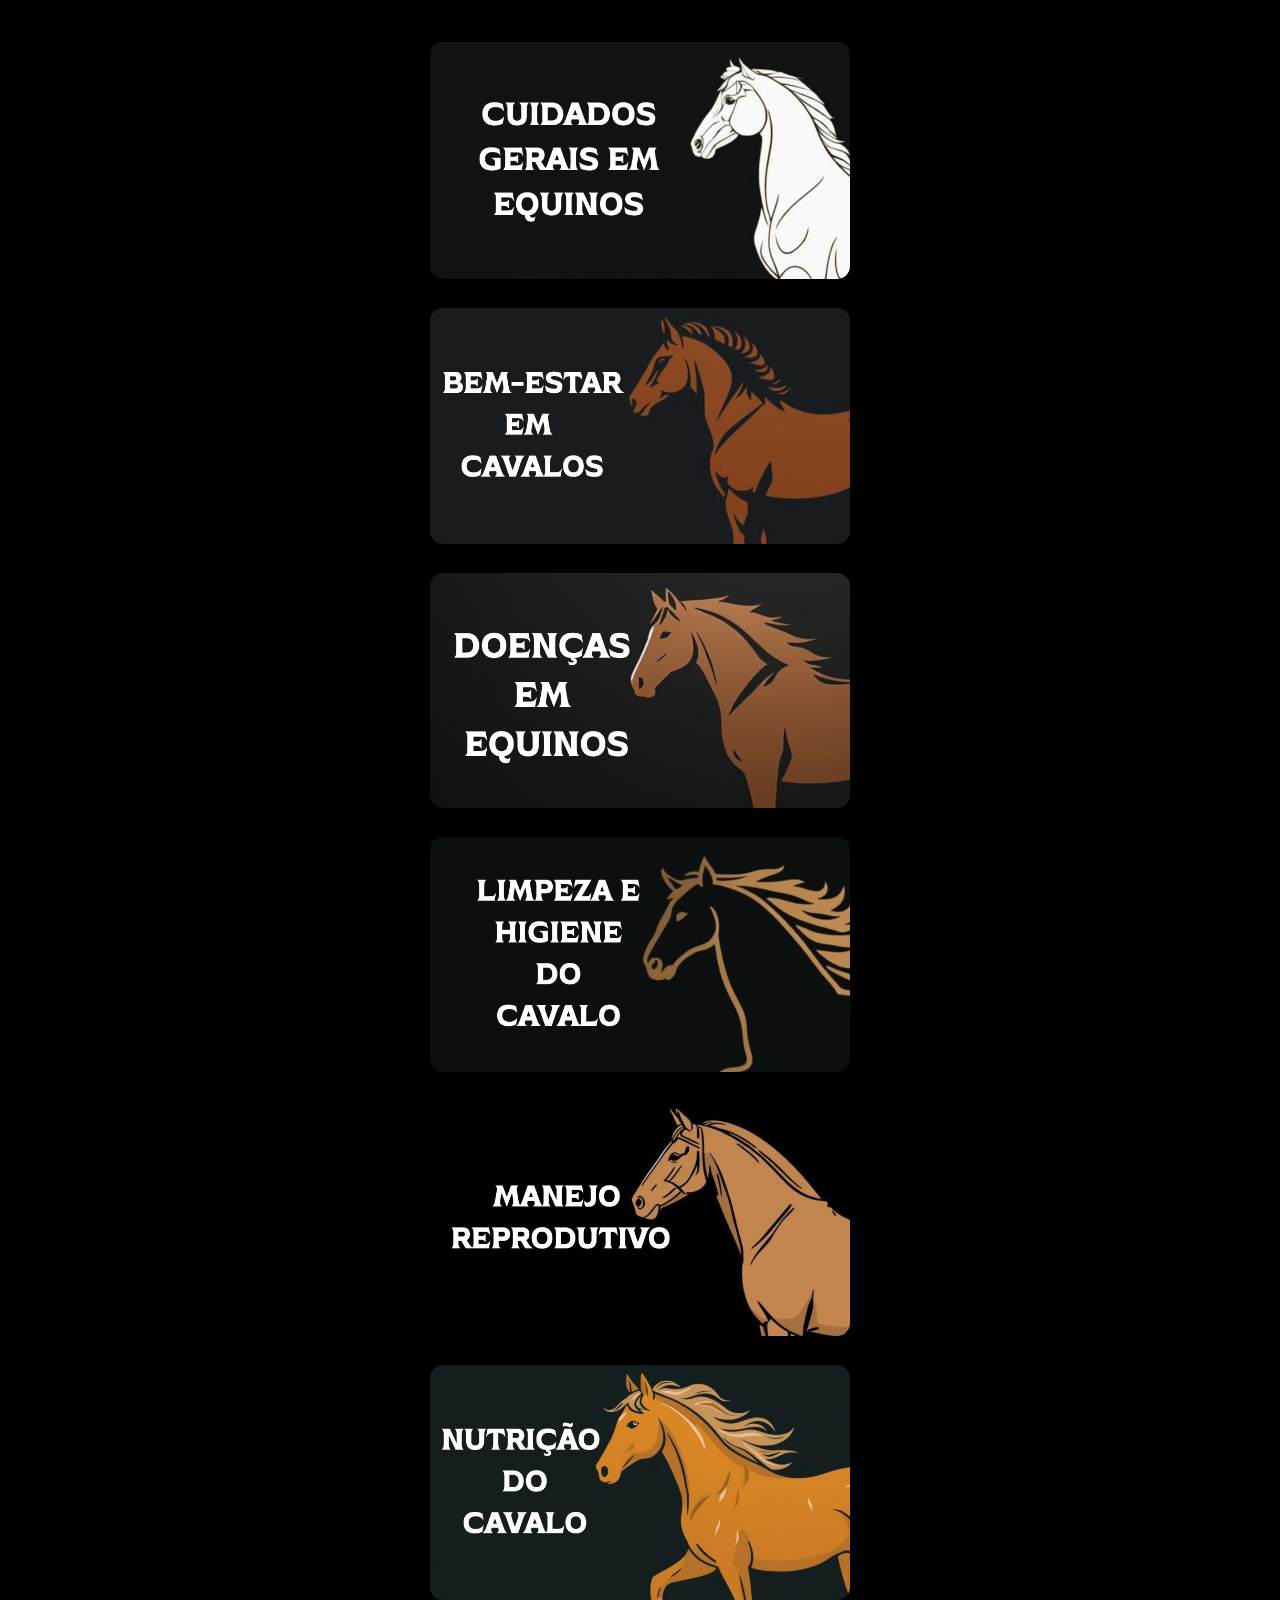
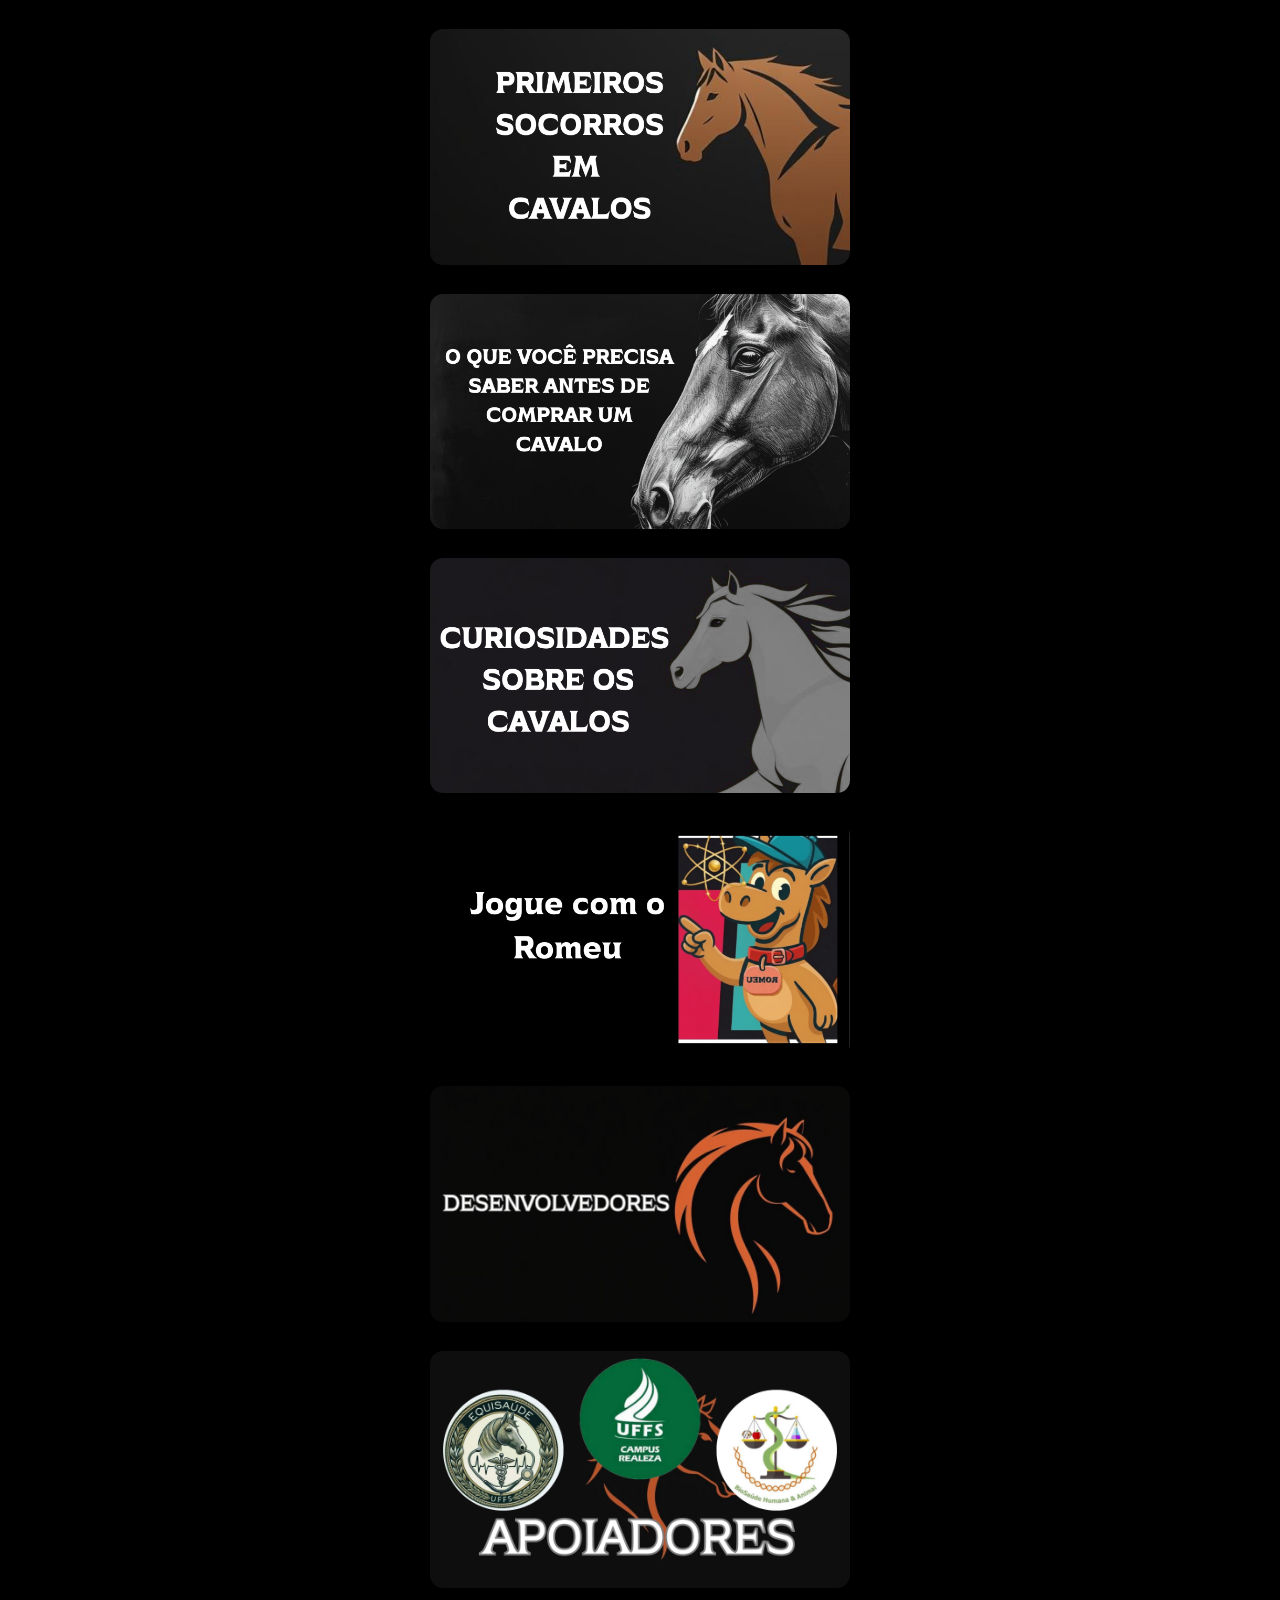
<file: index.html>
<!DOCTYPE html>
<html lang="pt-br">
<head>
    <meta charset="UTF-8">
    <meta name="viewport" content="width=device-width, initial-scale=1.0">
    <title>Painel de Cuidados Equinos</title>
    <link rel="stylesheet" href="src/css/index.css">
    <style>
        /* Estilo para centralização total e estética Dark Profissional */
    
    </style>
</head>
<body>

<div class="container">
    <a href="cuidadosgeraiscomcavalo.html" class="icon-link">
        <img src="src/img/cuidadosgeraisemequinos-inicial.png.png" alt="Cuidados Gerais">
    </a>

    <a href="bemestar.html" class="icon-link">
        <img src="src/img/bemestarequino-inicial.png.png" alt="Bem Estar Equino">
    </a>

    <a href="doencasemcavalos.html" class="icon-link">
        <img src="src/img/doençasemequinos-inicial.png.png" alt="Doenças em Equinos">
    </a>

    <a href="limpezaehigieneequina.html" class="icon-link">
        <img src="src/img/limpezaehigienedocavalo-inicial.png.png" alt="Limpeza e Higiene">
    </a>

    <a href="manejoreprodutivo.html" class="icon-link">
        <img src="src/img/manejoreprodutivo-inicial.png.png" alt="Manejo Reprodutivo">
    </a>

    <a href="manejonutricional.html" class="icon-link">
        <img src="src/img/nutrição.equina-inicial.png.png" alt="Nutrição Equina">
    </a>

    <a href="primeirossocorros.html" class="icon-link">
        <img src="src/img/primeirossocorrosequi-inicial.png.png" alt="Primeiros Socorros">
    </a>

    <a href="antesdecomprar.html" class="icon-link">
        <img src="src/img/antesdecomprar-inicial.png.png" alt="O que saber antes de comprar">
    </a>

    <a href="curiosidades.html" class="icon-link">
        <img src="src/img/curiosidadesequinas-inicial.png.png" alt="Curiosidades Equinas">
    </a>
<a href="joguecomromeu.html" class="icon-link">
        <img src="src/img/joguecomromeu-inicial.png.png" alt="Jogue com Romeu">

    <a href="desenvolvedores.html" class="icon-link">
        <img src="src/img/desenvolvedores.png.png" alt="Desenvolvedores">
    </a>

    <a href="apoiadores.html" class="icon-link">
        <img src="src/img/apoiadores.png.png" alt="Apoiadores">
    
    </a>
</div>

</body>
</html>
</file>
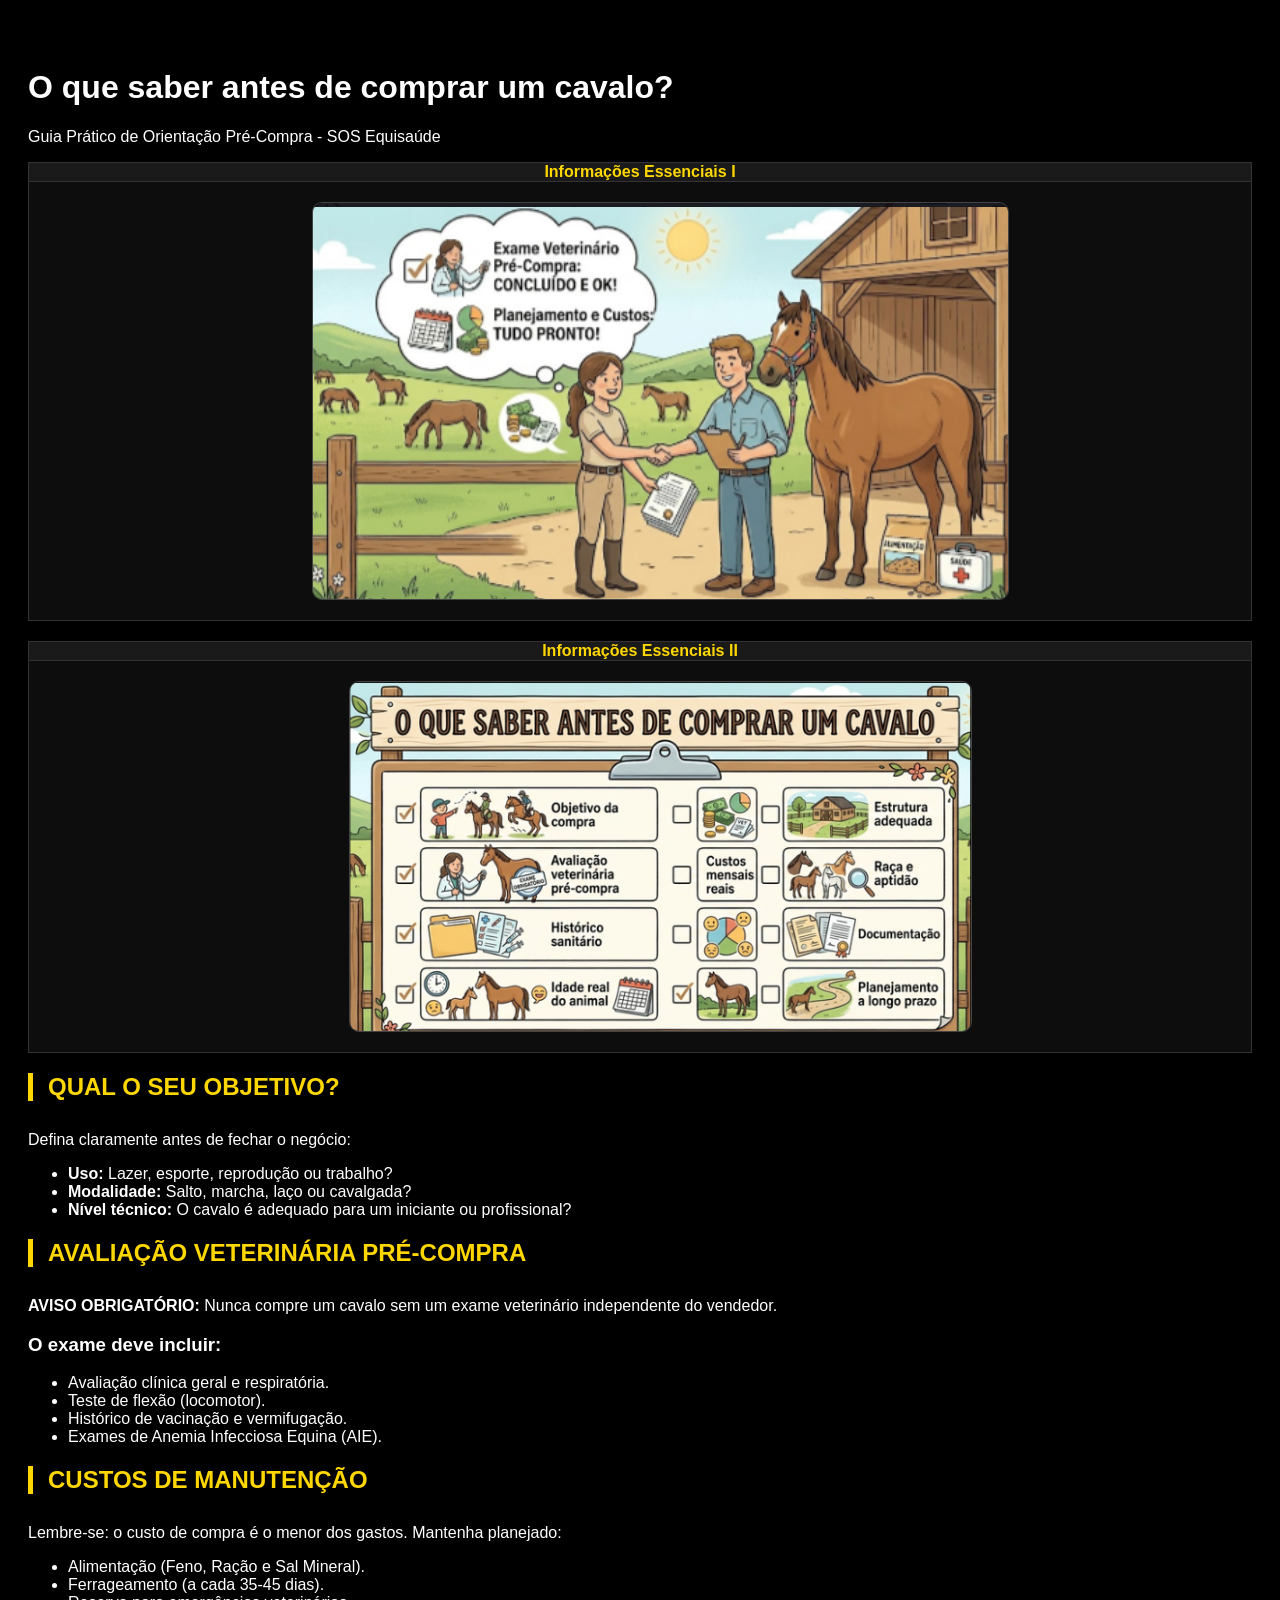
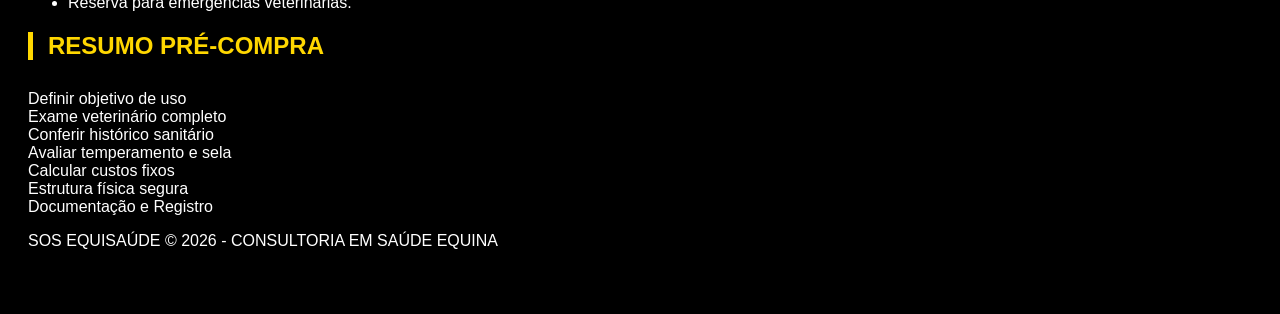
<file: antesdecomprar.html>
<!DOCTYPE html>
<html lang="pt-BR">
<head>
    <meta charset="UTF-8">
    <meta name="viewport" content="width=device-width, initial-scale=1.0">
    <title>Guia de Compra Equina - SOS Equisaúde</title>
    <link rel="stylesheet" href="src/css/antesdecomprar.css">
</head>
<body>

<div class="container">
    <header>
        <h1>O que saber antes de comprar um cavalo?</h1>
        <p>Guia Prático de Orientação Pré-Compra - SOS Equisaúde</p>
    </header>

    <section class="card-grid">
        <div class="card">
            <div class="card-header">Informações Essenciais I</div>
            <div class="img-container">
                <img src="src/img/oqsaberantes.png" alt="O que saber antes parte 1">
            </div>
        </div>
        <div class="card">
            <div class="card-header">Informações Essenciais II</div>
            <div class="img-container">
                <img src="src/img/oquesaberantes.png" alt="O que saber antes parte 2">
            </div>
        </div>
    </section>

    <section>
        <h2>Qual o seu objetivo?</h2>
        <div class="highlight-box">
            <p>Defina claramente antes de fechar o negócio:</p>
            <ul>
                <li><strong>Uso:</strong> Lazer, esporte, reprodução ou trabalho?</li>
                <li><strong>Modalidade:</strong> Salto, marcha, laço ou cavalgada?</li>
                <li><strong>Nível técnico:</strong> O cavalo é adequado para um iniciante ou profissional?</li>
            </ul>
        </div>
    </section>

    <section>
        <h2>Avaliação Veterinária Pré-Compra</h2>
        <div class="warning-box">
            <strong>AVISO OBRIGATÓRIO:</strong> Nunca compre um cavalo sem um exame veterinário independente do vendedor.
        </div>
        <h3>O exame deve incluir:</h3>
        <ul>
            <li>Avaliação clínica geral e respiratória.</li>
            <li>Teste de flexão (locomotor).</li>
            <li>Histórico de vacinação e vermifugação.</li>
            <li>Exames de Anemia Infecciosa Equina (AIE).</li>
        </ul>
    </section>

    <section>
        <h2>Custos de Manutenção</h2>
        <div class="price-box">
            <p>Lembre-se: o custo de compra é o menor dos gastos. Mantenha planejado:</p>
            <ul>
                <li>Alimentação (Feno, Ração e Sal Mineral).</li>
                <li>Ferrageamento (a cada 35-45 dias).</li>
                <li>Reserva para emergências veterinárias.</li>
            </ul>
        </div>
    </section>

    <section>
        <h2>Resumo Pré-Compra</h2>
        <div class="checklist-grid">
            <div class="btn-check">Definir objetivo de uso</div>
            <div class="btn-check">Exame veterinário completo</div>
            <div class="btn-check">Conferir histórico sanitário</div>
            <div class="btn-check">Avaliar temperamento e sela</div>
            <div class="btn-check">Calcular custos fixos</div>
            <div class="btn-check">Estrutura física segura</div>
            <div class="btn-check">Documentação e Registro</div>
        </div>
    </section>

    <footer>
        <p>SOS EQUISAÚDE © 2026 - CONSULTORIA EM SAÚDE EQUINA</p>
    </footer>
</div>

</body>
</html>
</file>
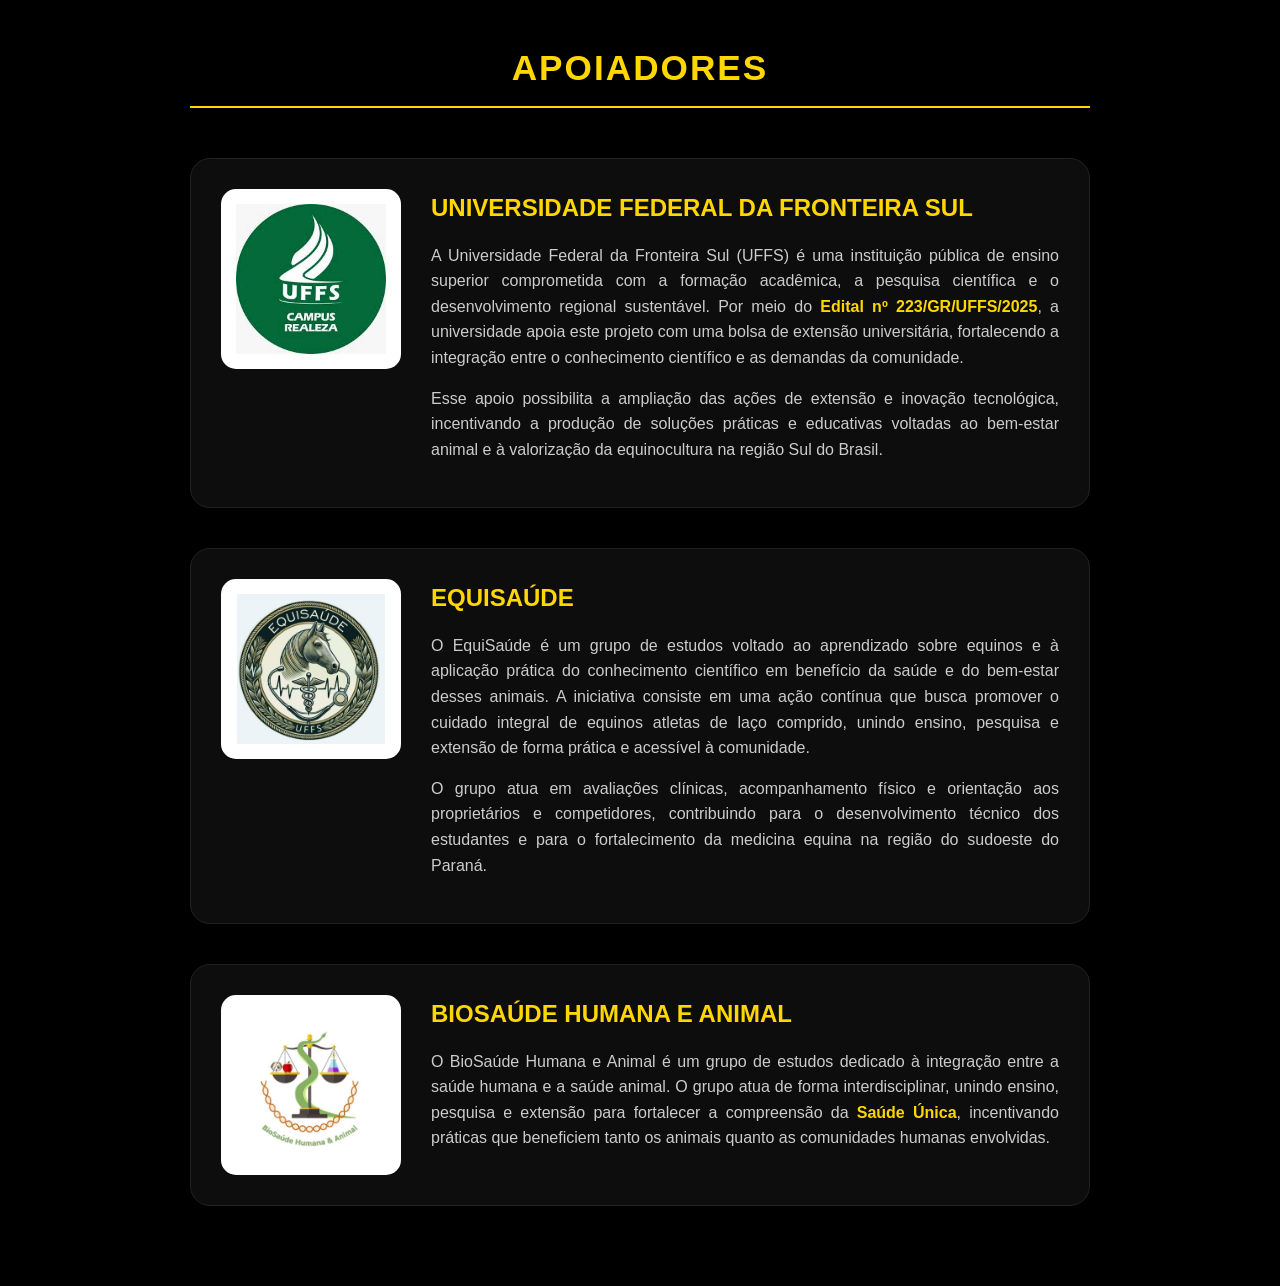
<file: apoiadores.html>
<!DOCTYPE html>
<html lang="pt-br">
<head>
    <meta charset="UTF-8">
    <meta name="viewport" content="width=device-width, initial-scale=1.0">
    <title>Apoiadores - Projeto Equinos</title>
    <link rel="stylesheet" href="src/css/apoiadores.css">

</head>
<body>

<div class="container">
    <h1 class="main-title">Apoiadores</h1>

    <section class="apoio-card">
        <div class="logo-box">
            <img src="src/img/logouffs.png.jpg" alt="Logo UFFS">
        </div>
        <div class="info-content">
            <h2>Universidade Federal da Fronteira Sul</h2>
            <p>A Universidade Federal da Fronteira Sul (UFFS) é uma instituição pública de ensino superior comprometida com a formação acadêmica, a pesquisa científica e o desenvolvimento regional sustentável. Por meio do <strong>Edital nº 223/GR/UFFS/2025</strong>, a universidade apoia este projeto com uma bolsa de extensão universitária, fortalecendo a integração entre o conhecimento científico e as demandas da comunidade.</p>
            <p>Esse apoio possibilita a ampliação das ações de extensão e inovação tecnológica, incentivando a produção de soluções práticas e educativas voltadas ao bem-estar animal e à valorização da equinocultura na região Sul do Brasil.</p>
        </div>
    </section>

    <section class="apoio-card">
        <div class="logo-box">
            <img src="src/img/logoequi.png.jpg" alt="Logo EquiSaúde">
        </div>
        <div class="info-content">
            <h2>EquiSaúde</h2>
            <p>O EquiSaúde é um grupo de estudos voltado ao aprendizado sobre equinos e à aplicação prática do conhecimento científico em benefício da saúde e do bem-estar desses animais. A iniciativa consiste em uma ação contínua que busca promover o cuidado integral de equinos atletas de laço comprido, unindo ensino, pesquisa e extensão de forma prática e acessível à comunidade.</p>
            <p>O grupo atua em avaliações clínicas, acompanhamento físico e orientação aos proprietários e competidores, contribuindo para o desenvolvimento técnico dos estudantes e para o fortalecimento da medicina equina na região do sudoeste do Paraná.</p>
        </div>
    </section>

    <section class="apoio-card">
        <div class="logo-box">
            <img src="src/img/logobiosaude.png.jpeg" alt="Logo BioSaúde">
        </div>
        <div class="info-content">
            <h2>BioSaúde Humana e Animal</h2>
            <p>O BioSaúde Humana e Animal é um grupo de estudos dedicado à integração entre a saúde humana e a saúde animal. O grupo atua de forma interdisciplinar, unindo ensino, pesquisa e extensão para fortalecer a compreensão da <strong>Saúde Única</strong>, incentivando práticas que beneficiem tanto os animais quanto as comunidades humanas envolvidas.</p>
        </div>
    </section>

</div>

</body>
</html>
</file>
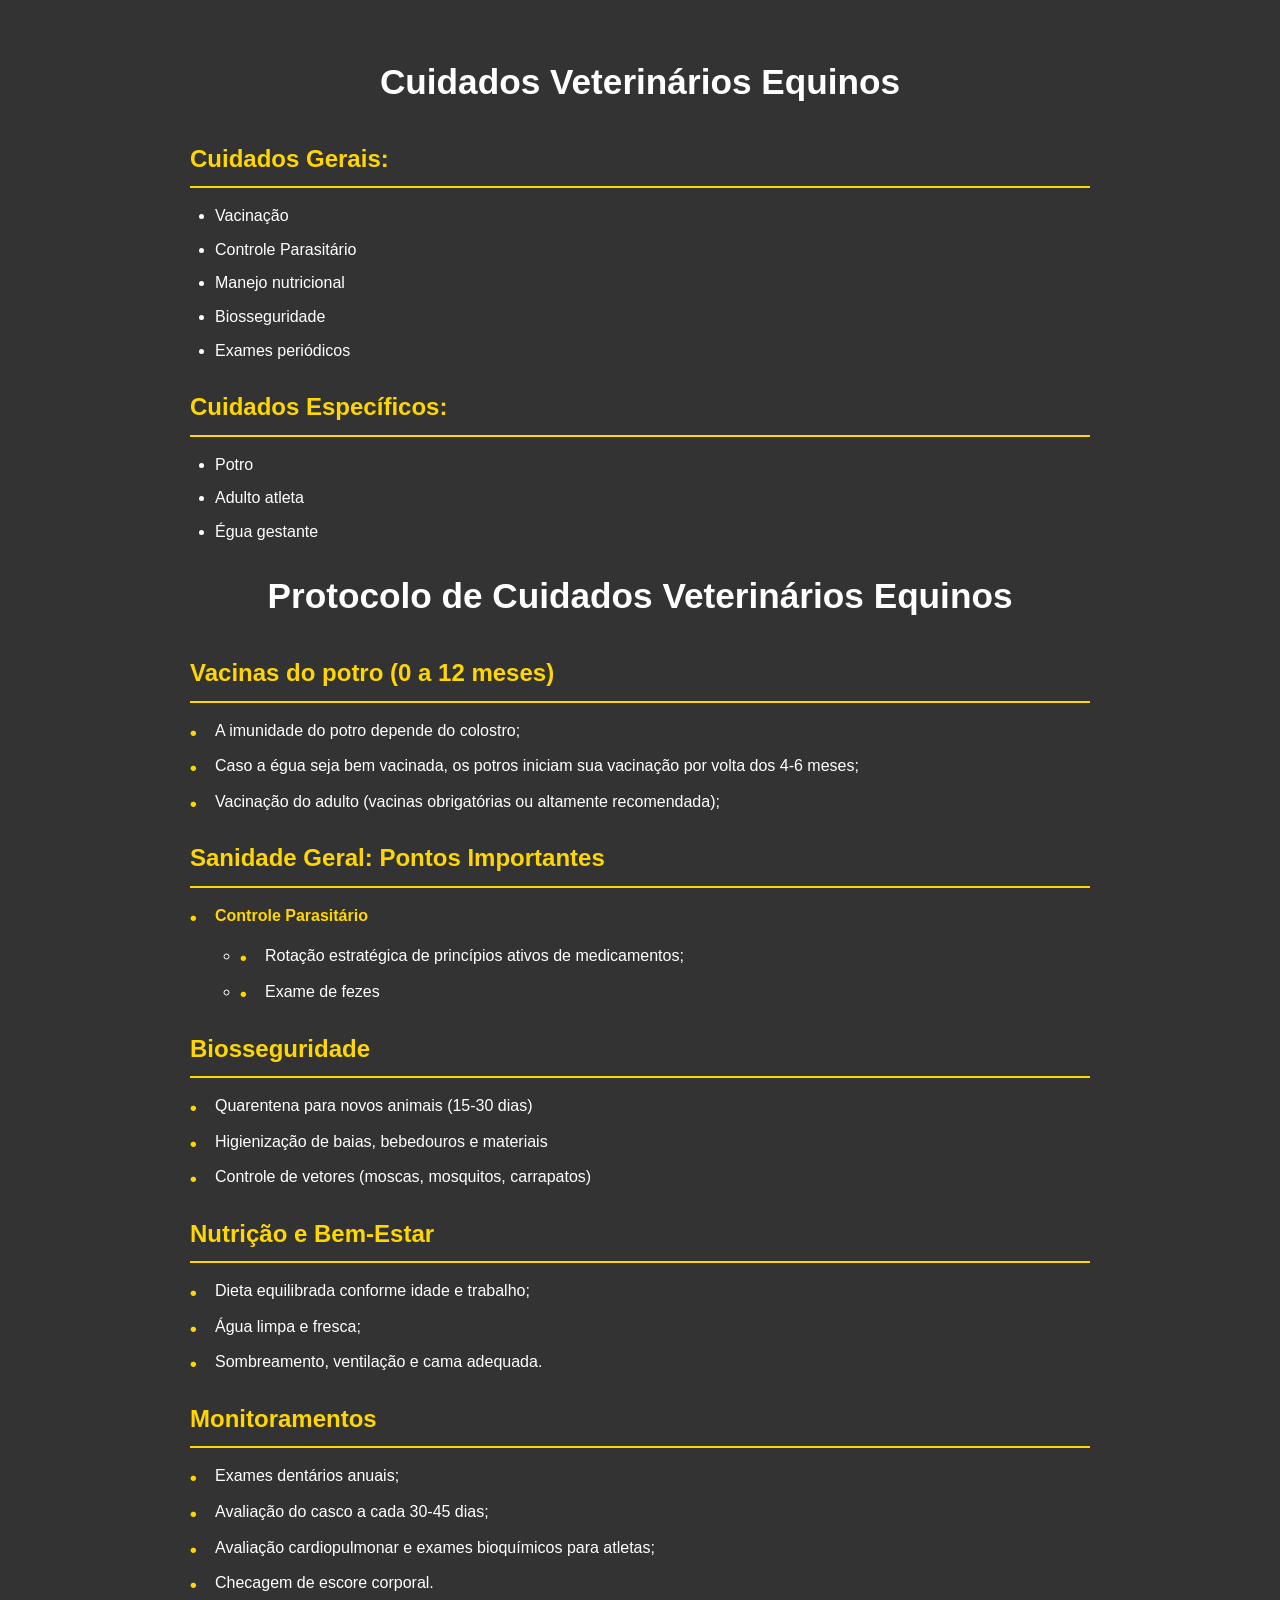
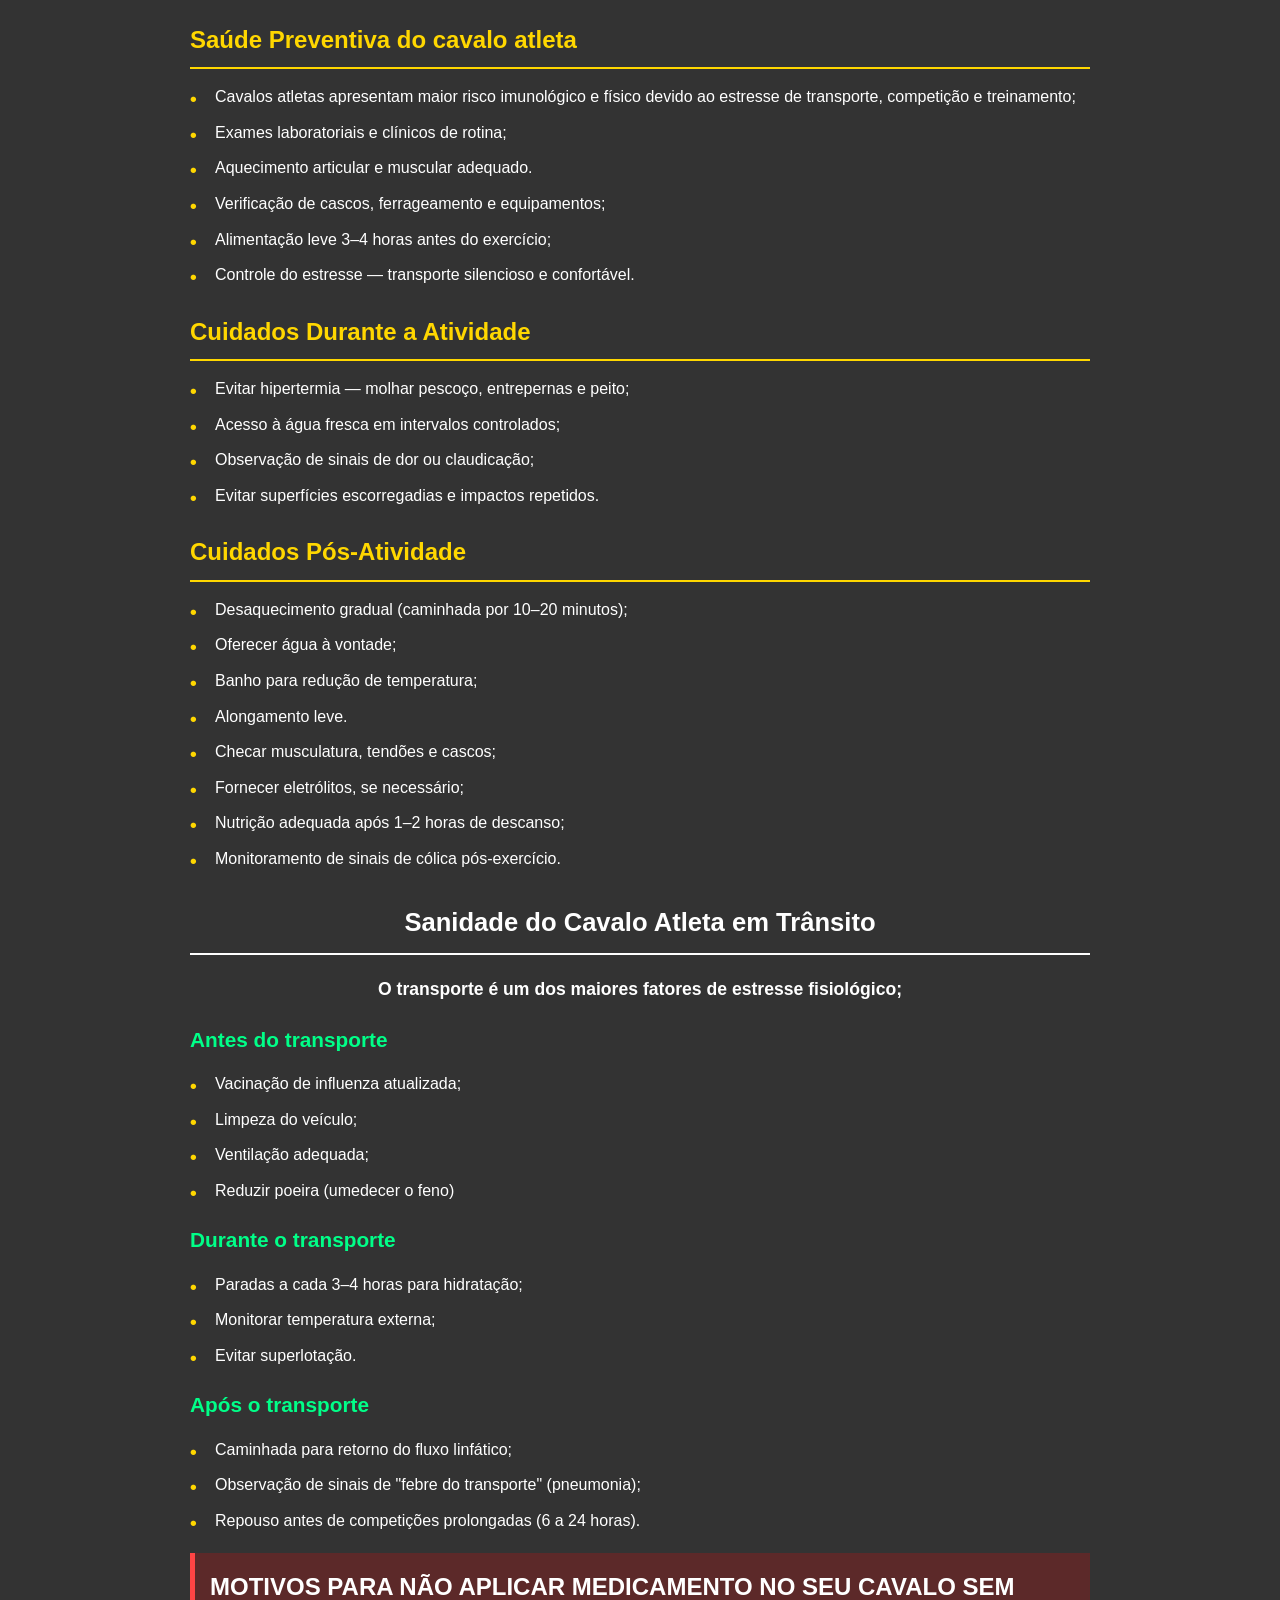
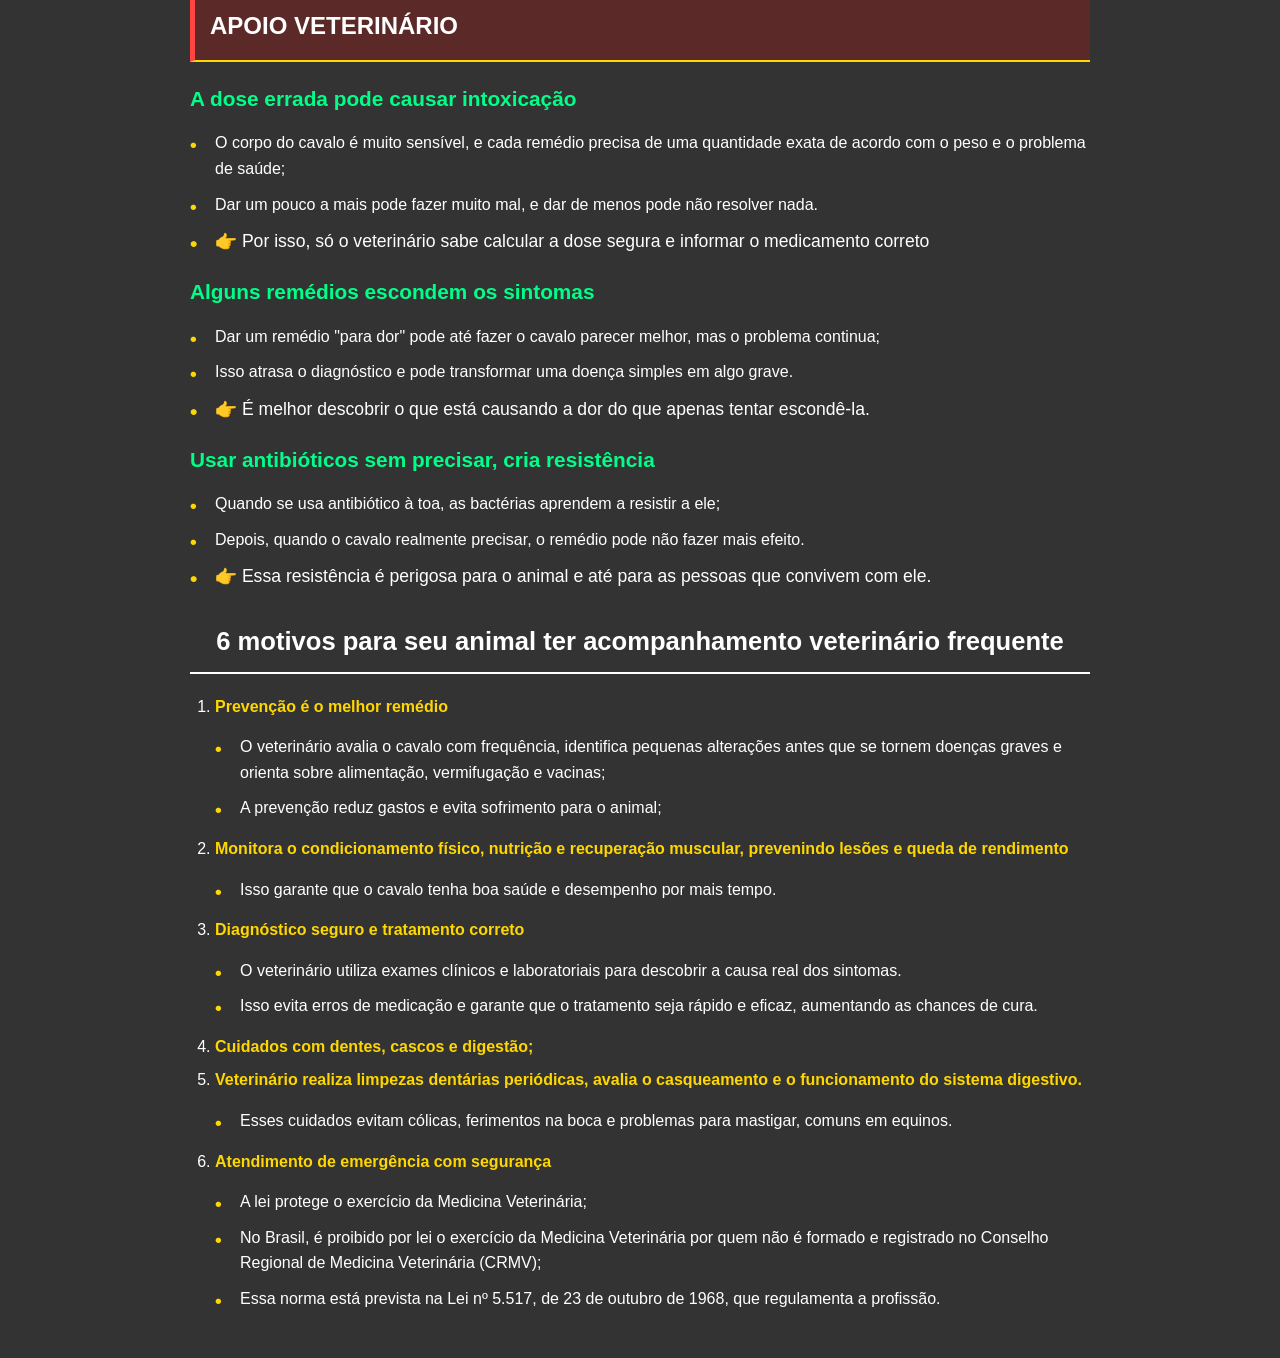
<file: bemestar.html>
<!DOCTYPE html>
<html lang="pt-BR">
<head>
<meta charset="UTF-8">
<meta name="viewport" content="width=device-width, initial-scale=1.0">
<link rel="stylesheet" href="src/css/bemestar.css">
<title>Protocolo de Cuidados Veterinários Equinos</title>

</head>
<body>
<h1>Cuidados Veterinários Equinos</h1>
    
    <h2>Cuidados Gerais:</h2>
    <ul>
        <li>Vacinação</li>
        <li>Controle Parasitário</li>
        <li>Manejo nutricional</li>
        <li>Biosseguridade</li>
        <li>Exames periódicos</li>
    </ul>

    <h2>Cuidados Específicos:</h2>
    <ul>
        <li>Potro</li>
        <li>Adulto atleta</li>
        <li>Égua gestante</li>
    </ul>
<h1>Protocolo de Cuidados Veterinários Equinos</h1>

    <h2>Vacinas do potro (0 a 12 meses)</h2>
    <ul class="bullet-custom">
        <li>A imunidade do potro depende do colostro;</li>
        <li>Caso a égua seja bem vacinada, os potros iniciam sua vacinação por volta dos 4-6 meses;</li>
        <li>Vacinação do adulto (vacinas obrigatórias ou altamente recomendada);</li>
    </ul>

    <h2>Sanidade Geral: Pontos Importantes</h2>
    <ul class="bullet-custom">
        <li><strong>Controle Parasitário</strong>
            <ul>
                <li>Rotação estratégica de princípios ativos de medicamentos;</li>
                <li>Exame de fezes</li>
            </ul>
        </li>
    </ul>

    <h2>Biosseguridade</h2>
    <ul class="bullet-custom">
        <li>Quarentena para novos animais (15-30 dias)</li>
        <li>Higienização de baias, bebedouros e materiais</li>
        <li>Controle de vetores (moscas, mosquitos, carrapatos)</li>
    </ul>

    <h2>Nutrição e Bem-Estar</h2>
    <ul class="bullet-custom">
        <li>Dieta equilibrada conforme idade e trabalho;</li>
        <li>Água limpa e fresca;</li>
        <li>Sombreamento, ventilação e cama adequada.</li>
    </ul>

    <h2>Monitoramentos</h2>
    <ul class="bullet-custom">
        <li>Exames dentários anuais;</li>
        <li>Avaliação do casco a cada 30-45 dias;</li>
        <li>Avaliação cardiopulmonar e exames bioquímicos para atletas;</li>
        <li>Checagem de escore corporal.</li>
    </ul>

    <h2>Saúde Preventiva do cavalo atleta</h2>
    <ul class="bullet-custom">
        <li>Cavalos atletas apresentam maior risco imunológico e físico devido ao estresse de transporte, competição e treinamento;</li>
        <li>Exames laboratoriais e clínicos de rotina;</li>
        <li>Aquecimento articular e muscular adequado.</li>
        <li>Verificação de cascos, ferrageamento e equipamentos;</li>
        <li>Alimentação leve 3–4 horas antes do exercício;</li>
        <li>Controle do estresse — transporte silencioso e confortável.</li>
    </ul>

    <h2>Cuidados Durante a Atividade</h2>
    <ul class="bullet-custom">
        <li>Evitar hipertermia — molhar pescoço, entrepernas e peito;</li>
        <li>Acesso à água fresca em intervalos controlados;</li>
        <li>Observação de sinais de dor ou claudicação;</li>
        <li>Evitar superfícies escorregadias e impactos repetidos.</li>
    </ul>

    <h2>Cuidados Pós-Atividade</h2>
    <ul class="bullet-custom">
        <li>Desaquecimento gradual (caminhada por 10–20 minutos);</li>
        <li>Oferecer água à vontade;</li>
        <li>Banho para redução de temperatura;</li>
        <li>Alongamento leve.</li>
        <li>Checar musculatura, tendões e cascos;</li>
        <li>Fornecer eletrólitos, se necessário;</li>
        <li>Nutrição adequada após 1–2 horas de descanso;</li>
        <li>Monitoramento de sinais de cólica pós-exercício.</li>
    </ul>

    <h2 class="transit-title">Sanidade do Cavalo Atleta em Trânsito</h2>
    <p style="text-align: center; font-weight: bold; font-size: 1.1em; margin-bottom: 20px;">
        O transporte é um dos maiores fatores de estresse fisiológico;
    </p>

    <h3>Antes do transporte</h3>
    <ul class="bullet-custom">
        <li>Vacinação de influenza atualizada;</li>
        <li>Limpeza do veículo;</li>
        <li>Ventilação adequada;</li>
        <li>Reduzir poeira (umedecer o feno)</li>
    </ul>

    <h3>Durante o transporte</h3>
    <ul class="bullet-custom">
        <li>Paradas a cada 3–4 horas para hidratação;</li>
        <li>Monitorar temperatura externa;</li>
        <li>Evitar superlotação.</li>
    </ul>

    <h3>Após o transporte</h3>
    <ul class="bullet-custom">
        <li>Caminhada para retorno do fluxo linfático;</li>
        <li>Observação de sinais de "febre do transporte" (pneumonia);</li>
        <li>Repouso antes de competições prolongadas (6 a 24 horas).</li>
    </ul>

    <h2 class="warning">MOTIVOS PARA NÃO APLICAR MEDICAMENTO NO SEU CAVALO SEM APOIO VETERINÁRIO</h2>
    
    <h3>A dose errada pode causar intoxicação</h3>
    <ul class="bullet-custom">
        <li>O corpo do cavalo é muito sensível, e cada remédio precisa de uma quantidade exata de acordo com o peso e o problema de saúde;</li>
        <li>Dar um pouco a mais pode fazer muito mal, e dar de menos pode não resolver nada.</li>
        <li class="emoji">👉 Por isso, só o veterinário sabe calcular a dose segura e informar o medicamento correto</li>
    </ul>

    <h3>Alguns remédios escondem os sintomas</h3>
    <ul class="bullet-custom">
        <li>Dar um remédio "para dor" pode até fazer o cavalo parecer melhor, mas o problema continua;</li>
        <li>Isso atrasa o diagnóstico e pode transformar uma doença simples em algo grave.</li>
        <li class="emoji">👉 É melhor descobrir o que está causando a dor do que apenas tentar escondê-la.</li>
    </ul>

    <h3>Usar antibióticos sem precisar, cria resistência</h3>
    <ul class="bullet-custom">
        <li>Quando se usa antibiótico à toa, as bactérias aprendem a resistir a ele;</li>
        <li>Depois, quando o cavalo realmente precisar, o remédio pode não fazer mais efeito.</li>
        <li class="emoji">👉 Essa resistência é perigosa para o animal e até para as pessoas que convivem com ele.</li>
    </ul>

    <h2 class="vet-title">6 motivos para seu animal ter acompanhamento veterinário frequente</h2>
    <ol class="number-list">
        <li><strong>Prevenção é o melhor remédio</strong>
            <ul class="bullet-custom">
                <li>O veterinário avalia o cavalo com frequência, identifica pequenas alterações antes que se tornem doenças graves e orienta sobre alimentação, vermifugação e vacinas;</li>
                <li>A prevenção reduz gastos e evita sofrimento para o animal;</li>
            </ul>
        </li>
        <li><strong>Monitora o condicionamento físico, nutrição e recuperação muscular, prevenindo lesões e queda de rendimento</strong>
            <ul class="bullet-custom">
                <li>Isso garante que o cavalo tenha boa saúde e desempenho por mais tempo.</li>
            </ul>
        </li>
        <li><strong>Diagnóstico seguro e tratamento correto</strong>
            <ul class="bullet-custom">
                <li>O veterinário utiliza exames clínicos e laboratoriais para descobrir a causa real dos sintomas.</li>
                <li>Isso evita erros de medicação e garante que o tratamento seja rápido e eficaz, aumentando as chances de cura.</li>
            </ul>
        </li>
        <li><strong>Cuidados com dentes, cascos e digestão;</strong></li>
        <li><strong>Veterinário realiza limpezas dentárias periódicas, avalia o casqueamento e o funcionamento do sistema digestivo.</strong>
            <ul class="bullet-custom">
                <li>Esses cuidados evitam cólicas, ferimentos na boca e problemas para mastigar, comuns em equinos.</li>
            </ul>
        </li>
        <li><strong>Atendimento de emergência com segurança</strong>
            <ul class="bullet-custom">
                <li>A lei protege o exercício da Medicina Veterinária;</li>
                <li>No Brasil, é proibido por lei o exercício da Medicina Veterinária por quem não é formado e registrado no Conselho Regional de Medicina Veterinária (CRMV);</li>
                <li>Essa norma está prevista na Lei nº 5.517, de 23 de outubro de 1968, que regulamenta a profissão.</li>
            </ul>
        </li>
    </ol>
</body>
</html>
</file>
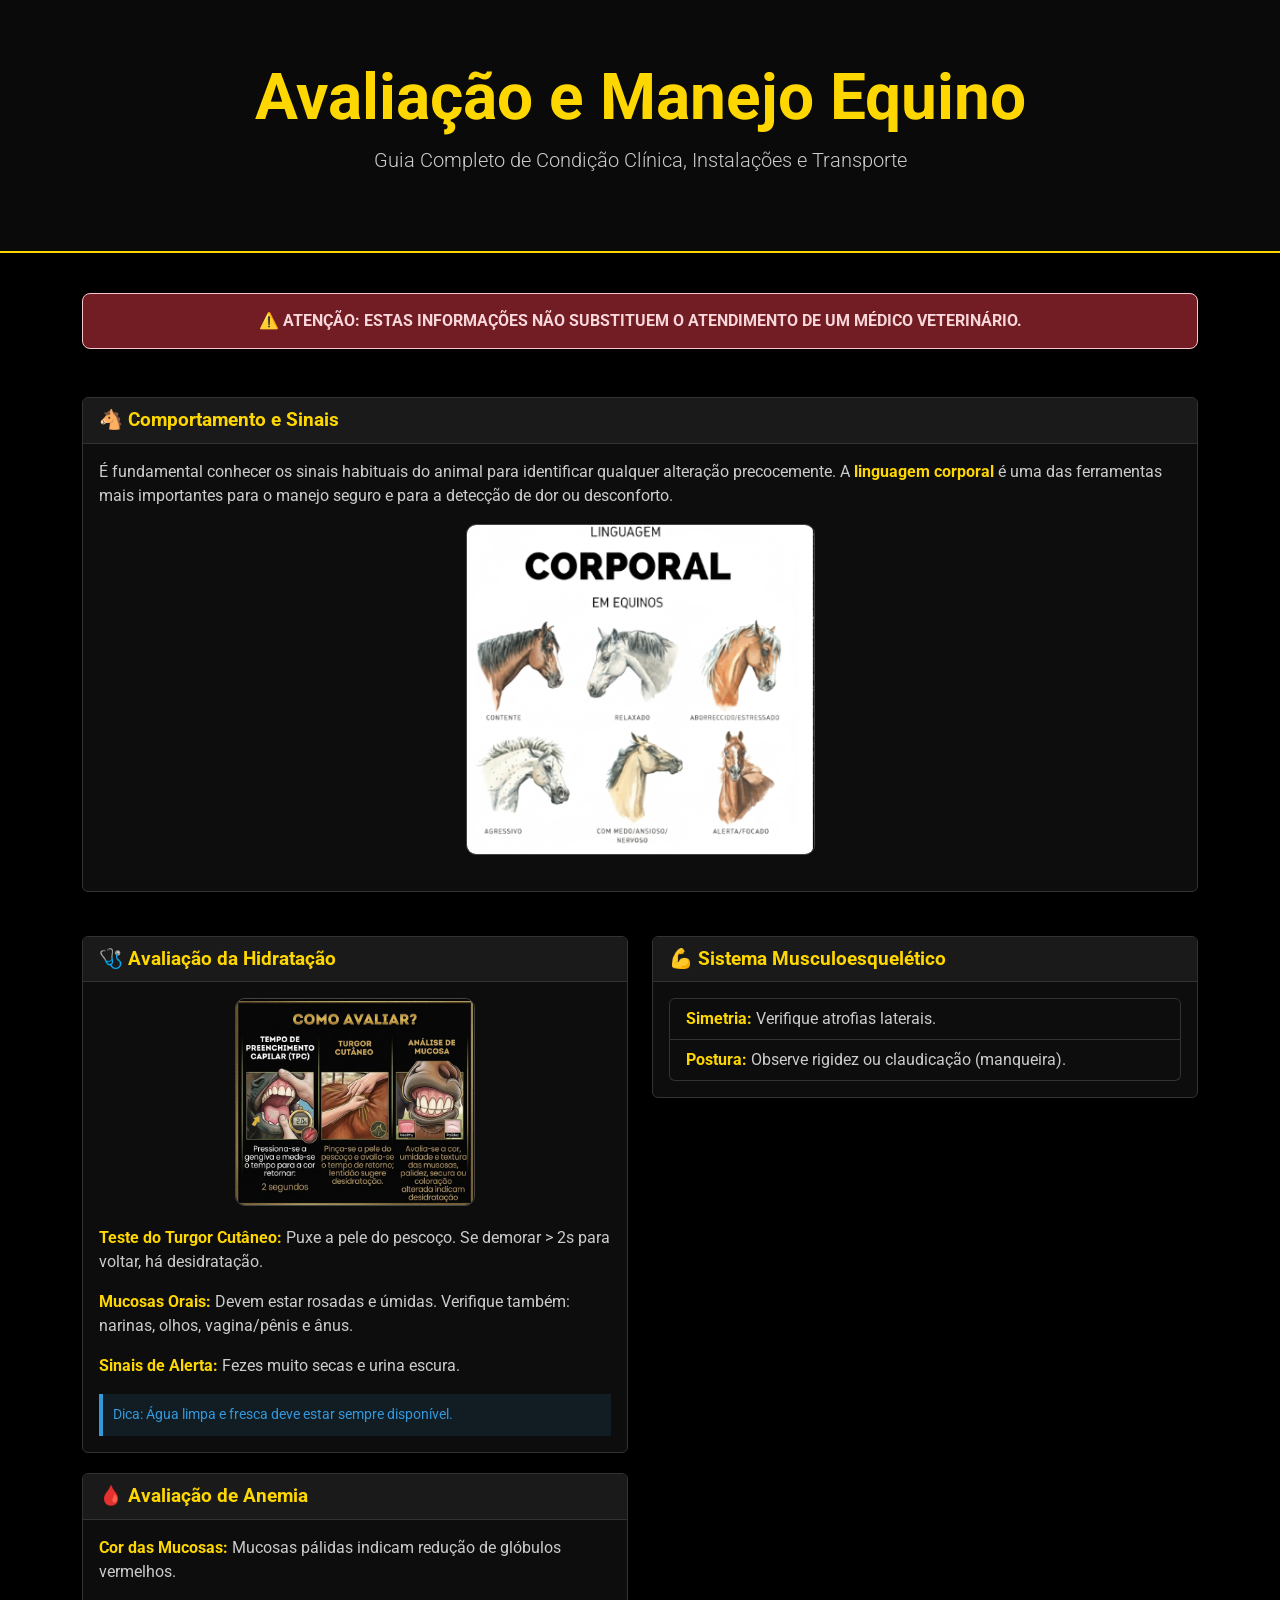
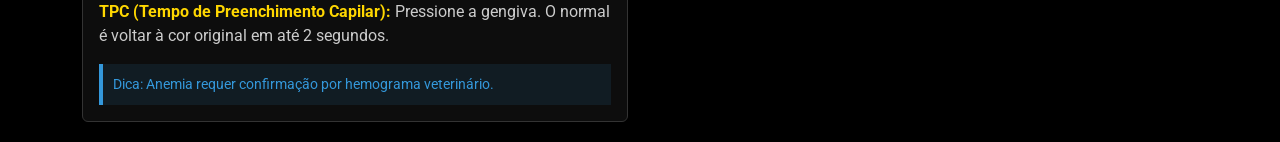
<file: cuidadosgeraiscomcavalo.html>
<!DOCTYPE html>
<html lang="pt-br">
<head>
    <meta charset="UTF-8">
    <meta name="viewport" content="width=device-width, initial-scale=1.0">
    <title>Guia de Manejo Equino - SOS Equisaúde</title>
    <link href="https://cdn.jsdelivr.net/npm/bootstrap@5.3.0/dist/css/bootstrap.min.css" rel="stylesheet">
    <link href="https://fonts.googleapis.com/css2?family=Roboto:wght@300;400;700&display=swap" rel="stylesheet">
    <link rel="stylesheet" href="src/css/cuidadogerai.css">
 
</head>
<body>

    <header class="hero-section">
        <div class="container">
            <h1 class="display-3">Avaliação e Manejo Equino</h1>
            <p class="lead">Guia Completo de Condição Clínica, Instalações e Transporte</p>
        </div>
    </header>

    <div class="container">
        
        <div class="alerta-box mb-5">
            ⚠️ ATENÇÃO: ESTAS INFORMAÇÕES NÃO SUBSTITUEM O ATENDIMENTO DE UM MÉDICO VETERINÁRIO.
        </div>

        <div class="row mb-4">
            <div class="col-12">
                <div class="card">
                    <div class="card-header">🐴 Comportamento e Sinais</div>
                    <div class="card-body">
                        <p>É fundamental conhecer os sinais habituais do animal para identificar qualquer alteração precocemente. A <strong>linguagem corporal</strong> é uma das ferramentas mais importantes para o manejo seguro e para a detecção de dor ou desconforto.</p>
                        <div class="img-container">
                            <img src="src/img/linguagemcorporal.png" alt="Linguagem Corporal Equina">
                        </div>
                    </div>
                </div>
            </div>
        </div>

        <div class="row">
            <div class="col-lg-6">
                <div class="card">
                    <div class="card-header">🩺 Avaliação da Hidratação</div>
                    <div class="card-body">
                        <div class="img-container">
                            <img src="src/img/img-turgor.png" alt="Teste de Turgor Cutâneo">
                        </div>
                        <p><strong>Teste do Turgor Cutâneo:</strong> Puxe a pele do pescoço. Se demorar > 2s para voltar, há desidratação.</p>
                        <p><strong>Mucosas Orais:</strong> Devem estar rosadas e úmidas. Verifique também: narinas, olhos, vagina/pênis e ânus.</p>
                        <p><strong>Sinais de Alerta:</strong> Fezes muito secas e urina escura.</p>
                        <div class="dica-box">Dica: Água limpa e fresca deve estar sempre disponível.</div>
                    </div>
                </div>

                <div class="card">
                    <div class="card-header">🩸 Avaliação de Anemia</div>
                    <div class="card-body">
                        <p><strong>Cor das Mucosas:</strong> Mucosas pálidas indicam redução de glóbulos vermelhos.</p>
                        <p><strong>TPC (Tempo de Preenchimento Capilar):</strong> Pressione a gengiva. O normal é voltar à cor original em até 2 segundos.</p>
                        <div class="dica-box">Dica: Anemia requer confirmação por hemograma veterinário.</div>
                    </div>
                </div>
            </div>

            <div class="col-lg-6">
                <div class="card">
                    <div class="card-header">💪 Sistema Musculoesquelético</div>
                    <div class="card-body">
                        <ul class="list-group">
                            <li class="list-group-item" style="background: #0d0d0d; border-color: #333; color: #ccc;"><strong>Simetria:</strong> Verifique atrofias laterais.</li>
                            <li class="list-group-item" style="background: #0d0d0d; border-color: #333; color: #ccc;"><strong>Postura:</strong> Observe rigidez ou claudicação (manqueira).</li>
                            <li class="list-group-item"
</file>
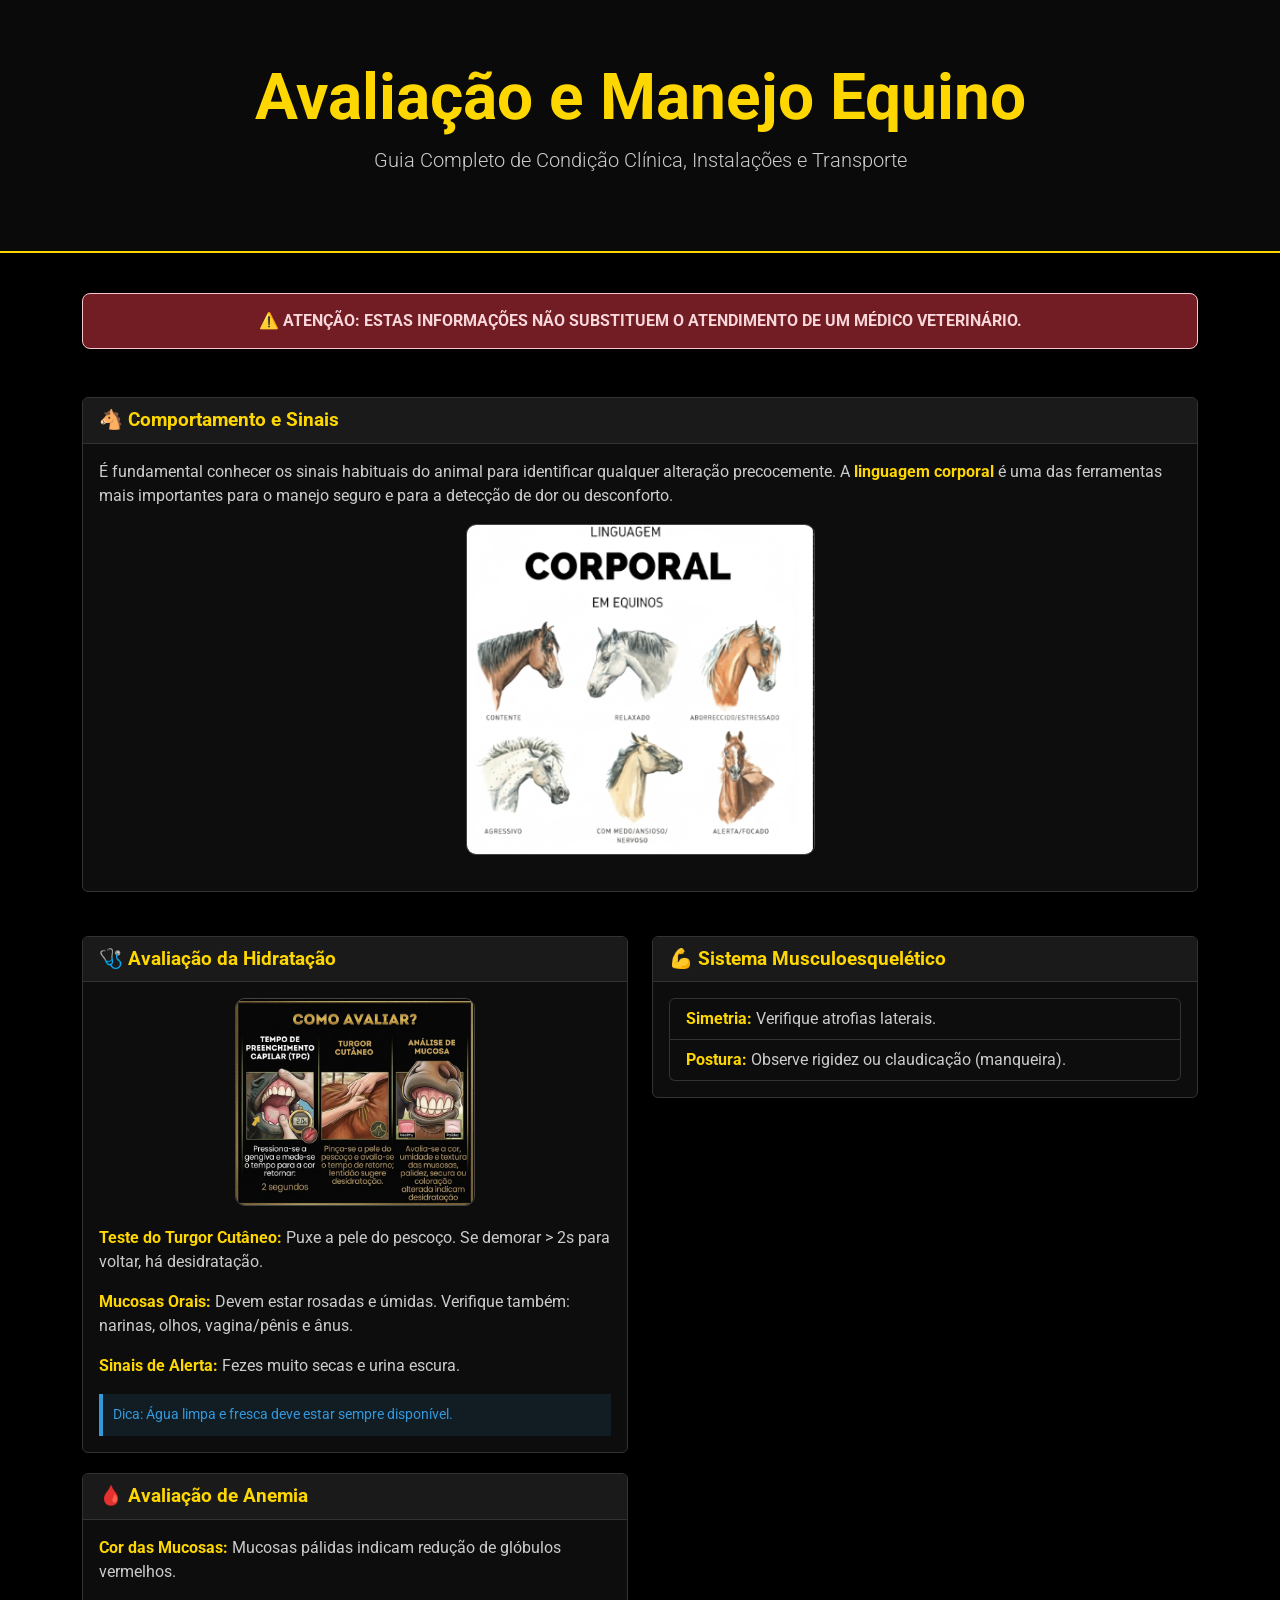
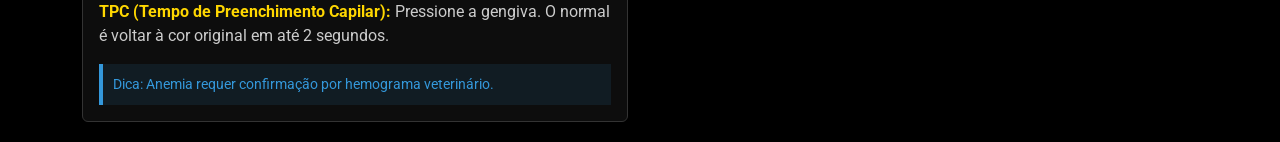
<file: cuidadosgeraiscomcavalos.html>
<!DOCTYPE html>
<html lang="pt-br">
<head>
    <meta charset="UTF-8">
    <meta name="viewport" content="width=device-width, initial-scale=1.0">
    <title>Guia de Manejo Equino - SOS Equisaúde</title>
    <link href="https://cdn.jsdelivr.net/npm/bootstrap@5.3.0/dist/css/bootstrap.min.css" rel="stylesheet">
    <link href="https://fonts.googleapis.com/css2?family=Roboto:wght@300;400;700&display=swap" rel="stylesheet">
    <style>
        body {
            background-color: #000000;
            color: #ffffff;
            font-family: 'Roboto', sans-serif;
        }

        .hero-section {
            background-color: #0a0a0a;
            padding: 60px 0;
            border-bottom: 2px solid #ffd700;
            margin-bottom: 40px;
            text-align: center;
        }

        .hero-section h1 {
            color: #ffd700;
            font-weight: 700;
        }

        .card {
            background-color: #0d0d0d;
            border: 1px solid #333;
            color: #ffffff;
            margin-bottom: 20px;
        }

        .card-header {
            background-color: #1a1a1a;
            border-bottom: 1px solid #333;
            color: #ffd700;
            font-weight: bold;
            font-size: 1.2rem;
        }

        .alerta-box {
            background-color: #721c24;
            color: #f8d7da;
            padding: 15px;
            border-radius: 8px;
            text-align: center;
            font-weight: bold;
            border: 1px solid #f5c6cb;
        }

        .dica-box {
            background-color: rgba(52, 152, 219, 0.1);
            border-left: 4px solid #3498db;
            padding: 10px;
            margin-top: 15px;
            font-size: 0.9rem;
            color: #3498db;
        }

        .img-container {
            width: 100%;
            text-align: center;
            margin-bottom: 20px;
        }

        .img-container img {
            max-width: 100%;
            height: auto;
            border-radius: 10px;
            border: 1px solid #444;
        }

        h2 {
            color: #ffd700;
            border-left: 5px solid #ffd700;
            padding-left: 15px;
            margin-top: 40px;
        }

        strong {
            color: #ffd700;
        }

        p, li {
            color: #cccccc;
        }
    </style>
</head>
<body>

    <header class="hero-section">
        <div class="container">
            <h1 class="display-3">Avaliação e Manejo Equino</h1>
            <p class="lead">Guia Completo de Condição Clínica, Instalações e Transporte</p>
        </div>
    </header>

    <div class="container">
        
        <div class="alerta-box mb-5">
            ⚠️ ATENÇÃO: ESTAS INFORMAÇÕES NÃO SUBSTITUEM O ATENDIMENTO DE UM MÉDICO VETERINÁRIO.
        </div>

        <div class="row mb-4">
            <div class="col-12">
                <div class="card">
                    <div class="card-header">🐴 Comportamento e Sinais</div>
                    <div class="card-body">
                        <p>É fundamental conhecer os sinais habituais do animal para identificar qualquer alteração precocemente. A <strong>linguagem corporal</strong> é uma das ferramentas mais importantes para o manejo seguro e para a detecção de dor ou desconforto.</p>
                        <div class="img-container">
                            <img src="img/linguagemcorporal.png" alt="Linguagem Corporal Equina">
                        </div>
                    </div>
                </div>
            </div>
        </div>

        <div class="row">
            <div class="col-lg-6">
                <div class="card">
                    <div class="card-header">🩺 Avaliação da Hidratação</div>
                    <div class="card-body">
                        <div class="img-container">
                            <img src="img/img-turgor.png" alt="Teste de Turgor Cutâneo">
                        </div>
                        <p><strong>Teste do Turgor Cutâneo:</strong> Puxe a pele do pescoço. Se demorar > 2s para voltar, há desidratação.</p>
                        <p><strong>Mucosas Orais:</strong> Devem estar rosadas e úmidas. Verifique também: narinas, olhos, vagina/pênis e ânus.</p>
                        <p><strong>Sinais de Alerta:</strong> Fezes muito secas e urina escura.</p>
                        <div class="dica-box">Dica: Água limpa e fresca deve estar sempre disponível.</div>
                    </div>
                </div>

                <div class="card">
                    <div class="card-header">🩸 Avaliação de Anemia</div>
                    <div class="card-body">
                        <p><strong>Cor das Mucosas:</strong> Mucosas pálidas indicam redução de glóbulos vermelhos.</p>
                        <p><strong>TPC (Tempo de Preenchimento Capilar):</strong> Pressione a gengiva. O normal é voltar à cor original em até 2 segundos.</p>
                        <div class="dica-box">Dica: Anemia requer confirmação por hemograma veterinário.</div>
                    </div>
                </div>
            </div>

            <div class="col-lg-6">
                <div class="card">
                    <div class="card-header">💪 Sistema Musculoesquelético</div>
                    <div class="card-body">
                        <ul class="list-group">
                            <li class="list-group-item" style="background: #0d0d0d; border-color: #333; color: #ccc;"><strong>Simetria:</strong> Verifique atrofias laterais.</li>
                            <li class="list-group-item" style="background: #0d0d0d; border-color: #333; color: #ccc;"><strong>Postura:</strong> Observe rigidez ou claudicação (manqueira).</li>
                            <li class="list-group-item"
</file>
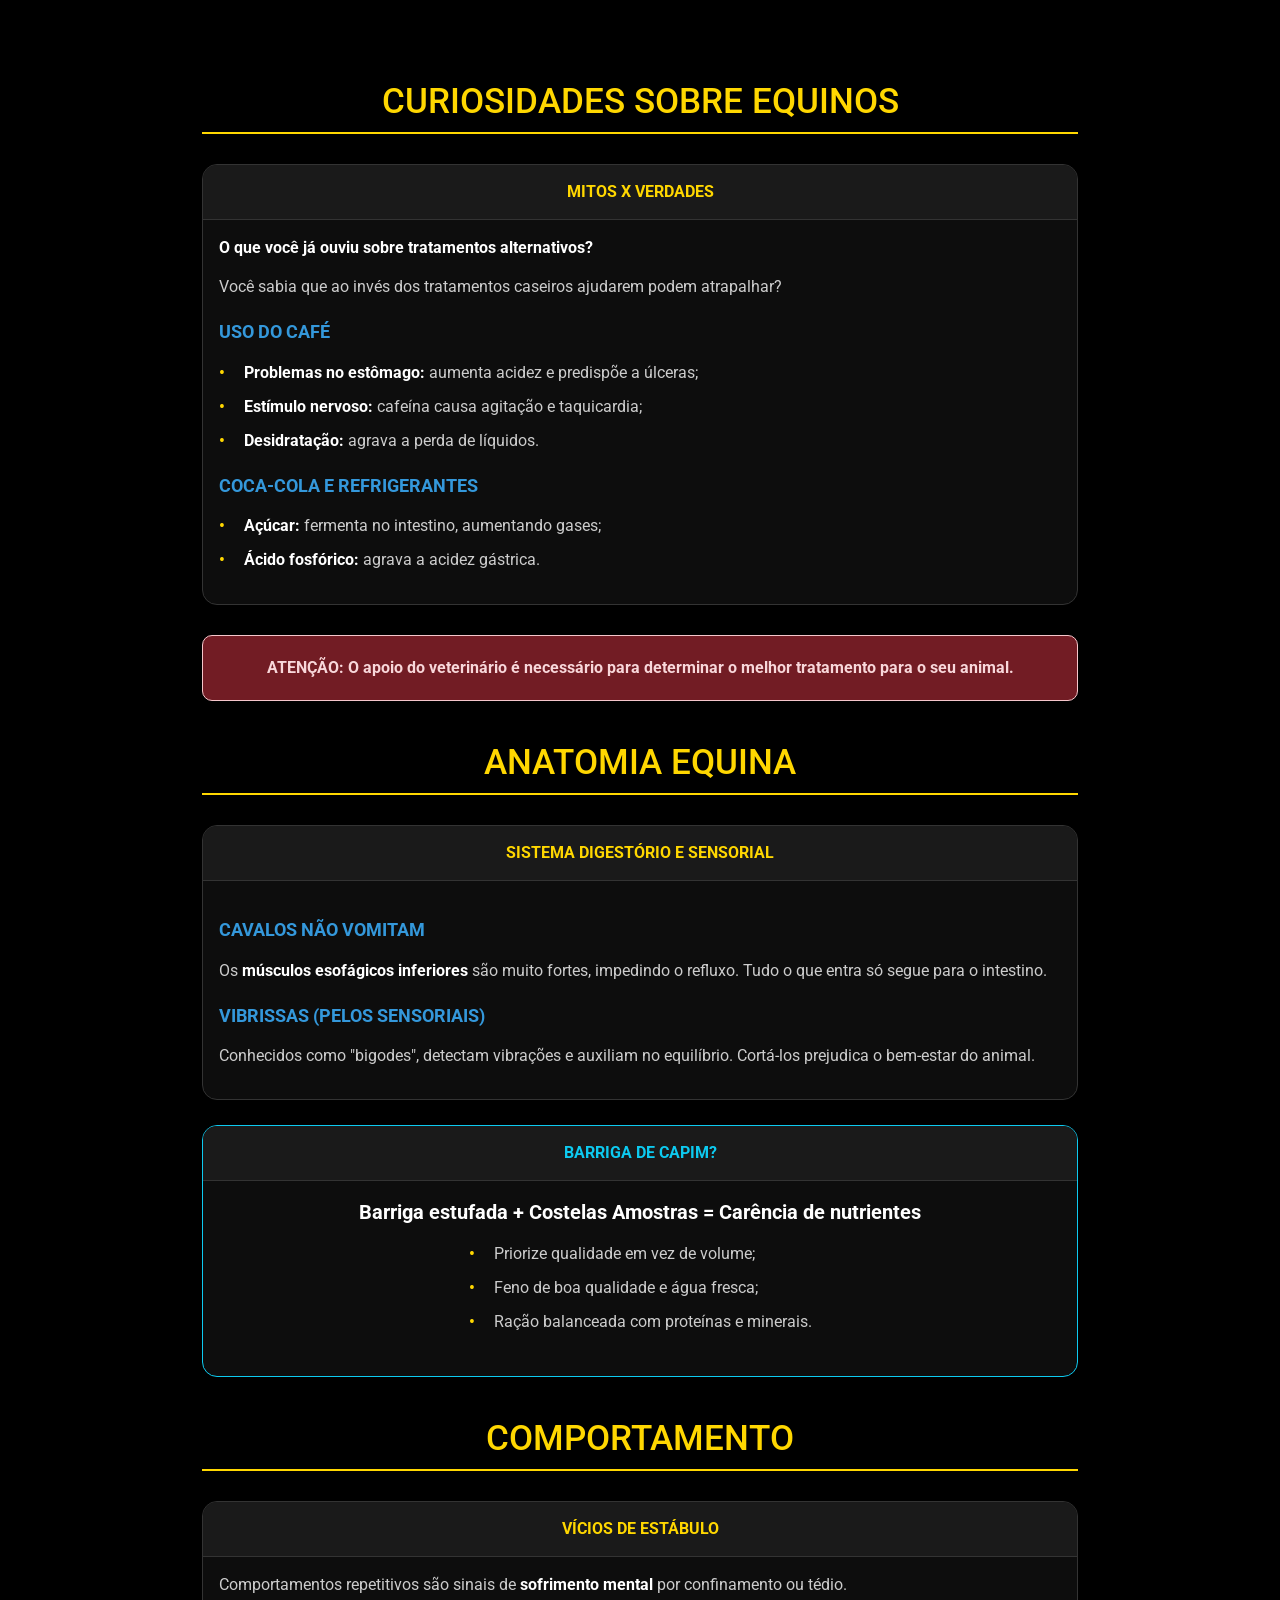
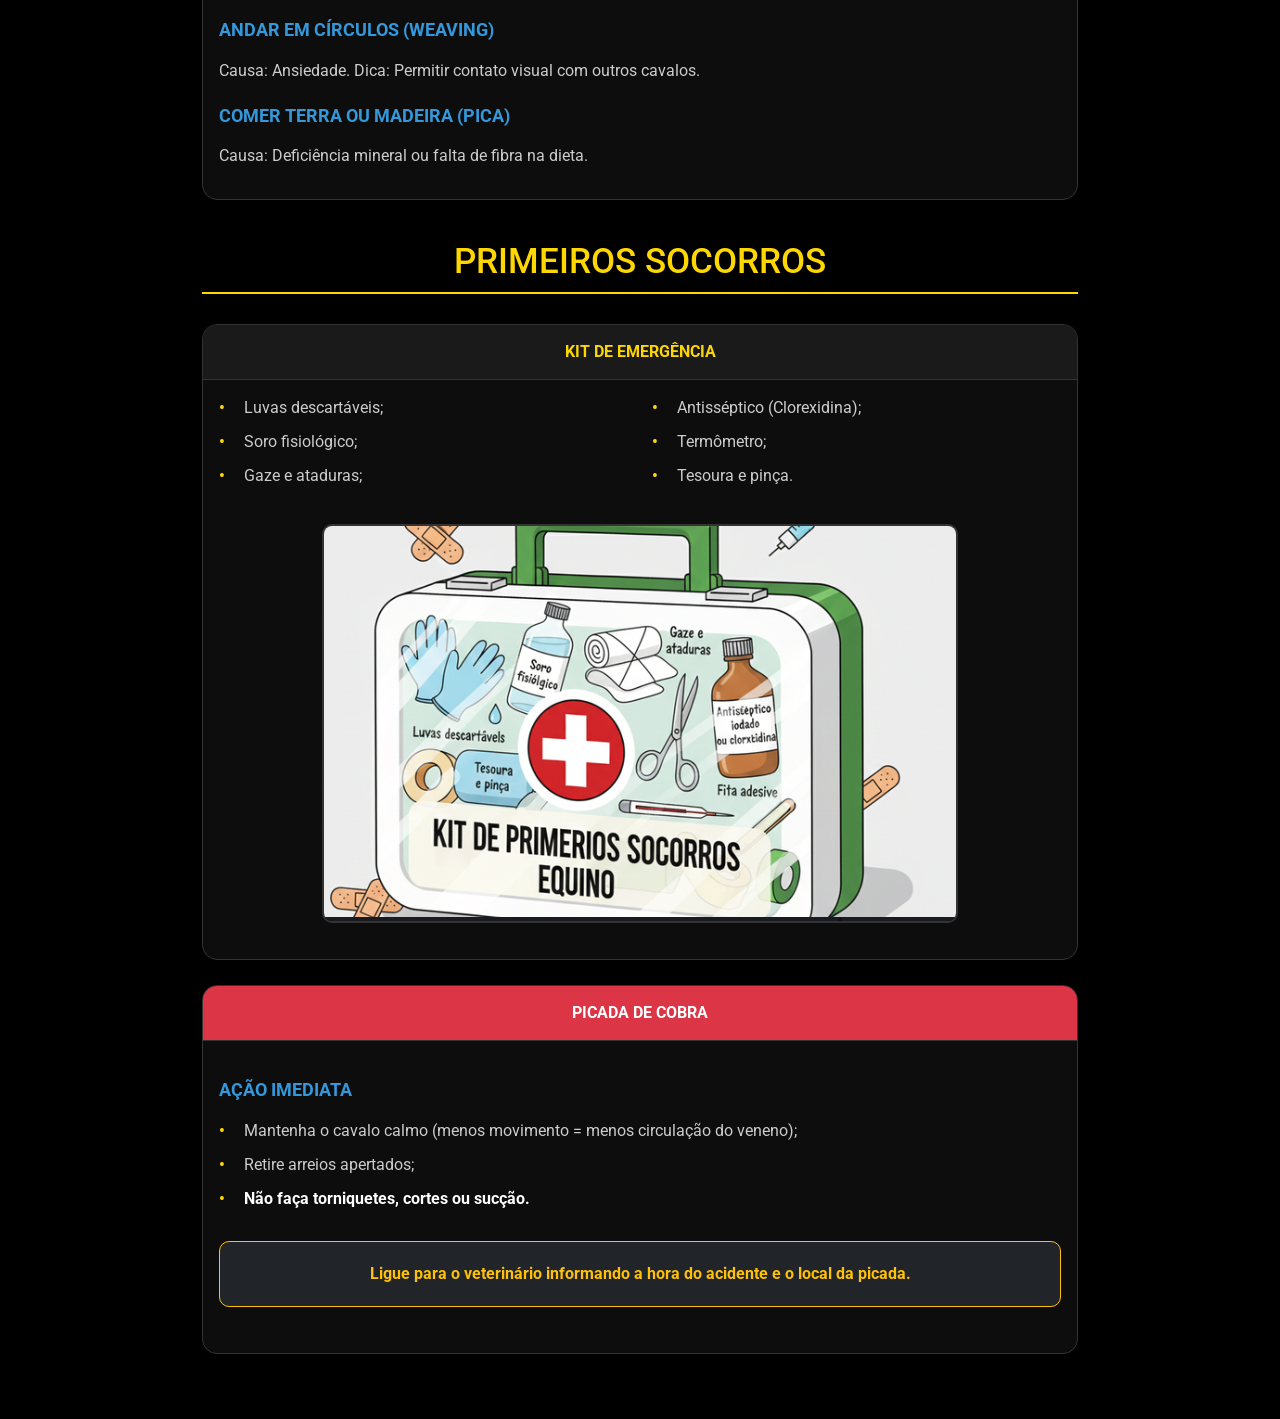
<file: curiosidades.html>
<!DOCTYPE html>
<html lang="pt-br">
<head>
    <meta charset="UTF-8">
    <meta name="viewport" content="width=device-width, initial-scale=1.0">
    <title>Curiosidades Equinas - SOS Equisaúde</title>
    <link href="https://cdn.jsdelivr.net/npm/bootstrap@5.3.0/dist/css/bootstrap.min.css" rel="stylesheet">
    <link href="https://fonts.googleapis.com/css2?family=Roboto:wght@300;400;700&display=swap" rel="stylesheet">
    <link rel="stylesheet" href="src/css/curiosidades.css">
</head>
<body>

    <div class="container">
        <h1 class="main-title">CURIOSIDADES SOBRE EQUINOS</h1>
        
        <div class="card">
            <div class="card-header">Mitos X Verdades</div>
            <div class="card-body">
                <p><strong>O que você já ouviu sobre tratamentos alternativos?</strong></p>
                <p>Você sabia que ao invés dos tratamentos caseiros ajudarem podem atrapalhar?</p>

                <p class="topic-highlight">Uso do café</p>
                <ul>
                    <li><strong>Problemas no estômago:</strong> aumenta acidez e predispõe a úlceras;</li>
                    <li><strong>Estímulo nervoso:</strong> cafeína causa agitação e taquicardia;</li>
                    <li><strong>Desidratação:</strong> agrava a perda de líquidos.</li>
                </ul>

                <p class="topic-highlight">Coca-cola e Refrigerantes</p>
                <ul>
                    <li><strong>Açúcar:</strong> fermenta no intestino, aumentando gases;</li>
                    <li><strong>Ácido fosfórico:</strong> agrava a acidez gástrica.</li>
                </ul>
            </div>
        </div>

        <div class="alert-box">
            ATENÇÃO: O apoio do veterinário é necessário para determinar o melhor tratamento para o seu animal.
        </div>

        <h1 class="main-title">ANATOMIA EQUINA</h1>
        <div class="card">
            <div class="card-header">Sistema Digestório e Sensorial</div>
            <div class="card-body">
                <p class="topic-highlight">Cavalos não vomitam</p>
                <p>Os <strong>músculos esofágicos inferiores</strong> são muito fortes, impedindo o refluxo. Tudo o que entra só segue para o intestino.</p>

                <p class="topic-highlight">Vibrissas (Pelos Sensoriais)</p>
                <p>Conhecidos como "bigodes", detectam vibrações e auxiliam no equilíbrio. Cortá-los prejudica o bem-estar do animal.</p>
            </div>
        </div>

        <div class="card border-info">
            <div class="card-header text-info">Barriga de Capim?</div>
            <div class="card-body text-center">
                <p class="fs-5"><strong>Barriga estufada + Costelas Amostras = Carência de nutrientes</strong></p>
                <ul class="text-start d-inline-block">
                    <li>Priorize qualidade em vez de volume;</li>
                    <li>Feno de boa qualidade e água fresca;</li>
                    <li>Ração balanceada com proteínas e minerais.</li>
                </ul>
            </div>
        </div>

        <h1 class="main-title">COMPORTAMENTO</h1>
        <div class="card">
            <div class="card-header">Vícios de Estábulo</div>
            <div class="card-body">
                <p>Comportamentos repetitivos são sinais de <strong>sofrimento mental</strong> por confinamento ou tédio.</p>
                
                <p class="topic-highlight">Andar em círculos (Weaving)</p>
                <p>Causa: Ansiedade. Dica: Permitir contato visual com outros cavalos.</p>

                <p class="topic-highlight">Comer terra ou madeira (Pica)</p>
                <p>Causa: Deficiência mineral ou falta de fibra na dieta.</p>
            </div>
        </div>

        <h1 class="main-title">PRIMEIROS SOCORROS</h1>
        <div class="card">
            <div class="card-header">Kit de Emergência</div>
            <div class="card-body">
                <div class="row">
                    <div class="col-md-6">
                        <ul>
                            <li>Luvas descartáveis;</li>
                            <li>Soro fisiológico;</li>
                            <li>Gaze e ataduras;</li>
                        </ul>
                    </div>
                    <div class="col-md-6">
                        <ul>
                            <li>Antisséptico (Clorexidina);</li>
                            <li>Termômetro;</li>
                            <li>Tesoura e pinça.</li>
                        </ul>
                    </div>
                </div>
                <div class="img-container">
                    <img src="src/img/kitprimeirosos.png" alt="Kit de Primeiros Socorros">
                </div>
            </div>
        </div>

        <div class="card">
            <div class="card-header bg-danger text-white">Picada de Cobra</div>
            <div class="card-body">
                <p class="topic-highlight">Ação Imediata</p>
                <ul>
                    <li>Mantenha o cavalo calmo (menos movimento = menos circulação do veneno);</li>
                    <li>Retire arreios apertados;</li>
                    <li><strong>Não faça torniquetes, cortes ou sucção.</strong></li>
                </ul>
                <div class="alert-box bg-dark border-warning text-warning">
                    Ligue para o veterinário informando a hora do acidente e o local da picada.
                </div>
            </div>
        </div>
    </div>

    <script src="https://cdn.jsdelivr.net/npm/bootstrap@5.3.0/dist/js/bootstrap.bundle.min.js"></script>
</body>
</html>
</file>
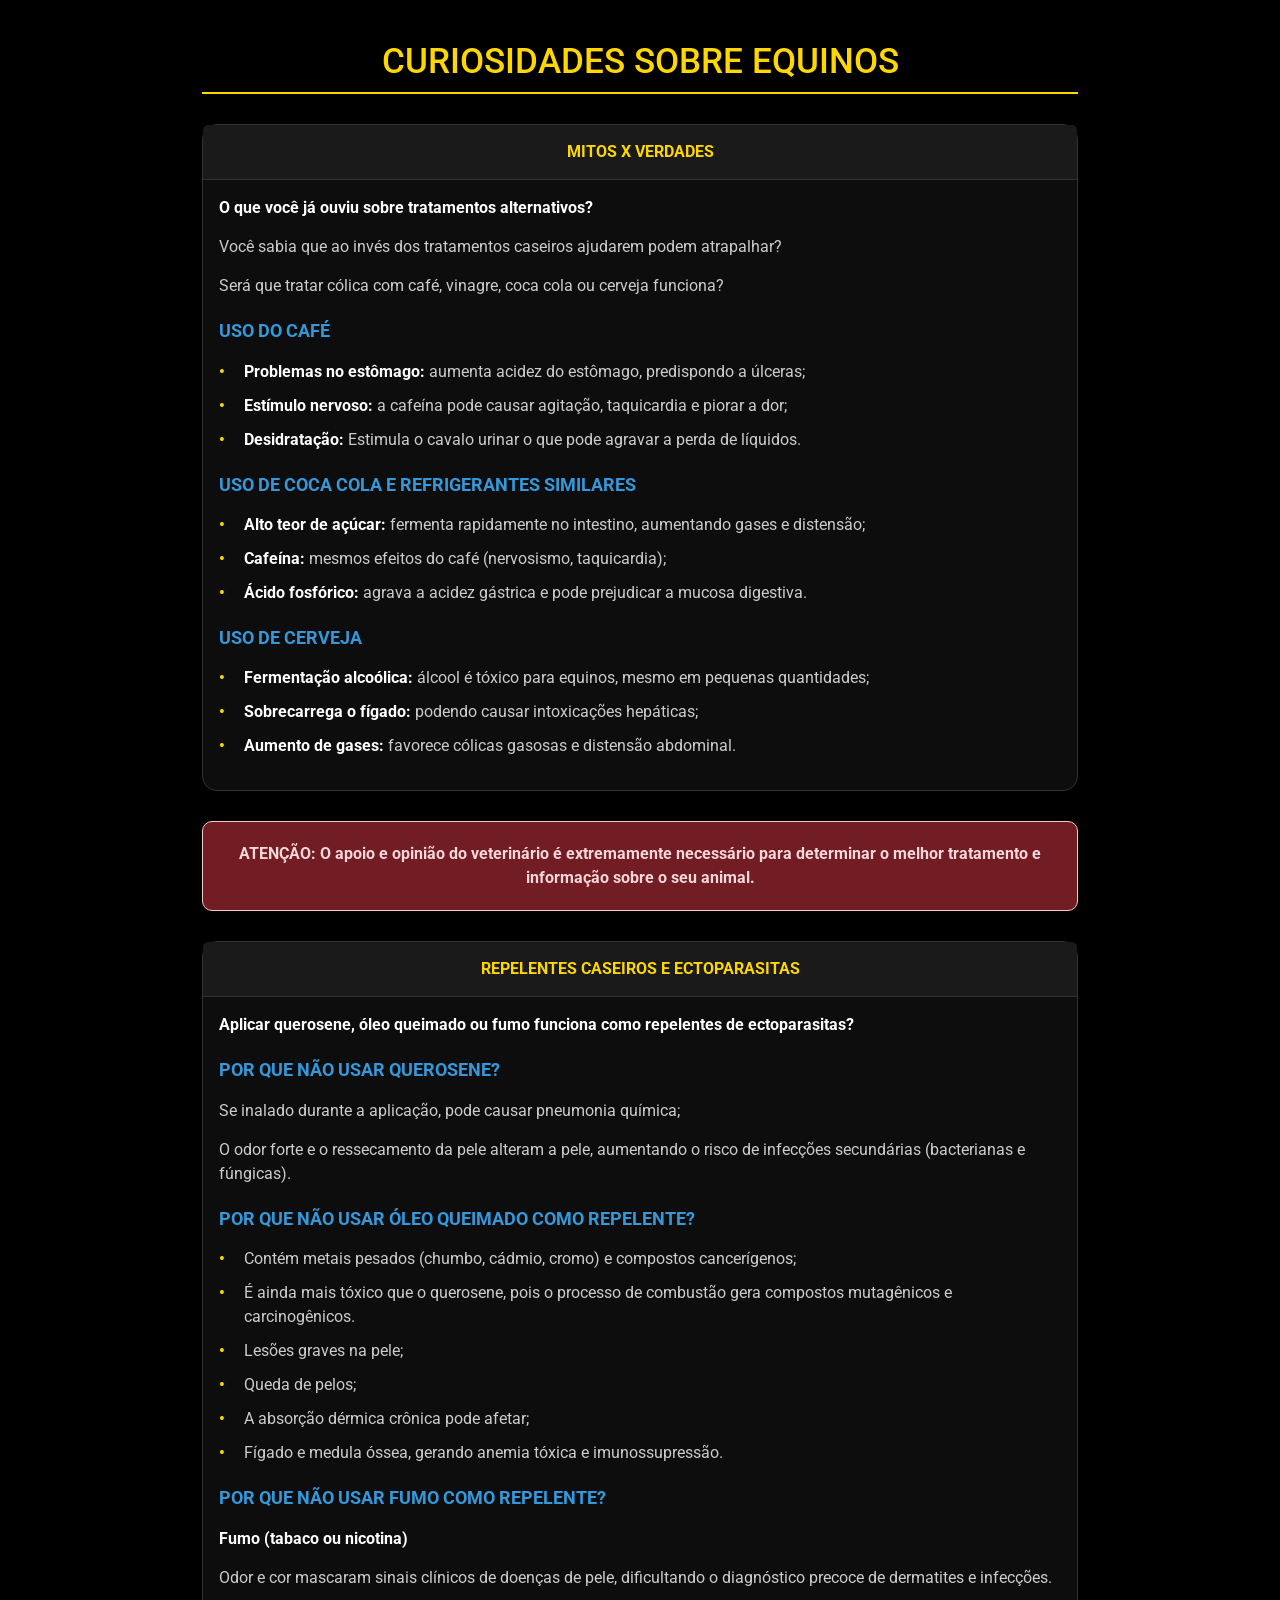
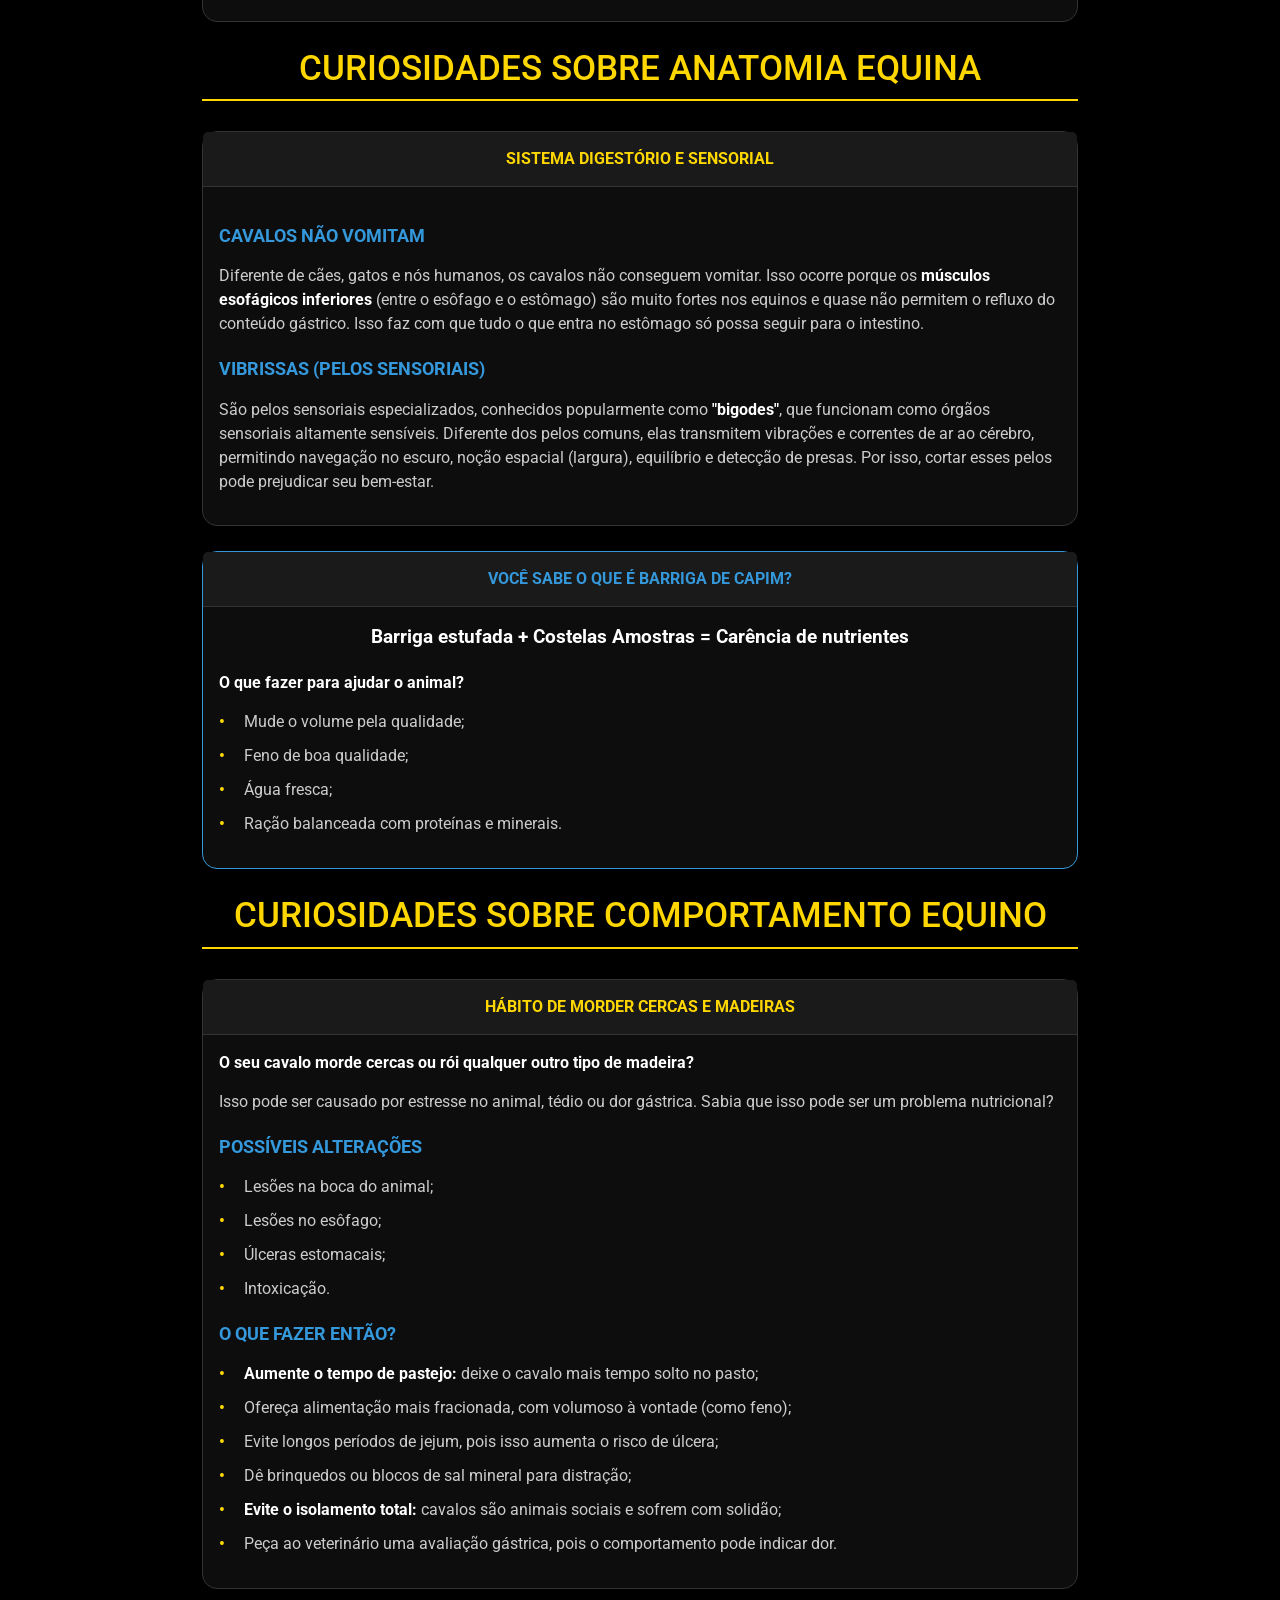
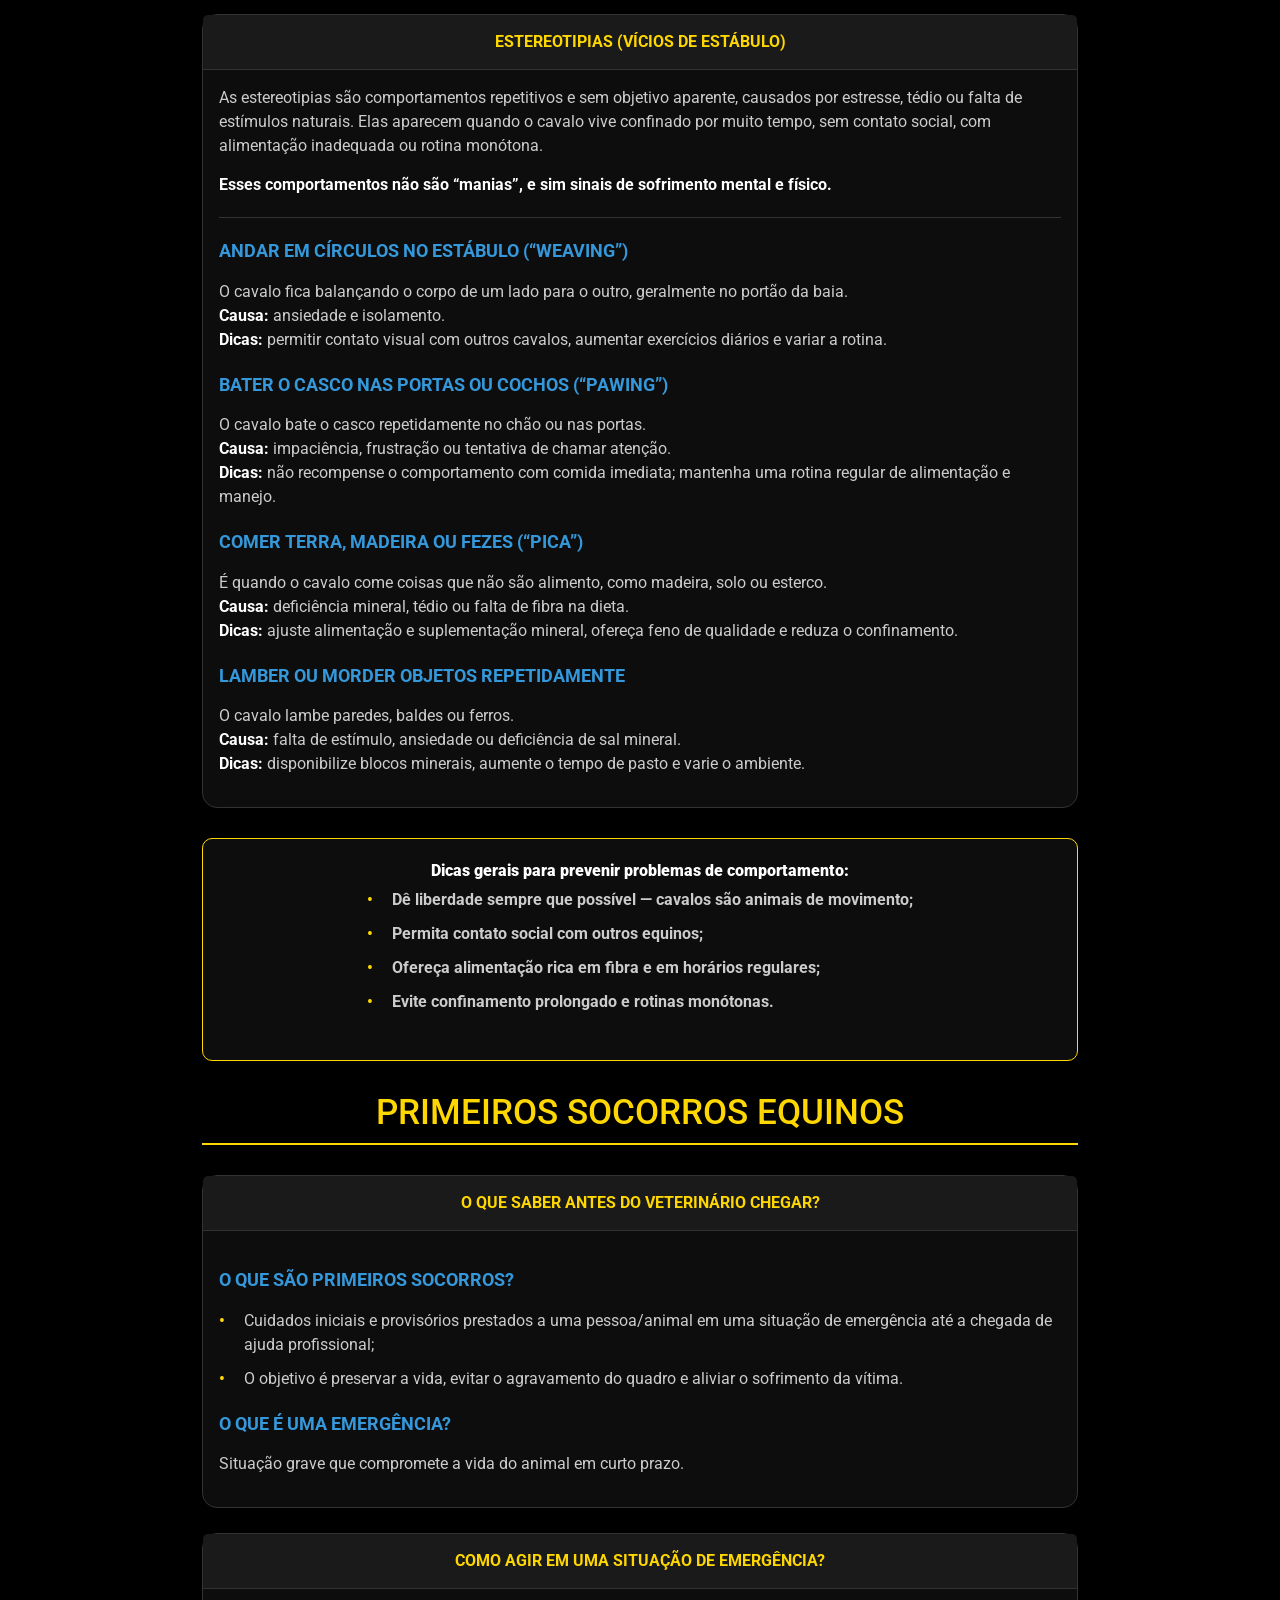
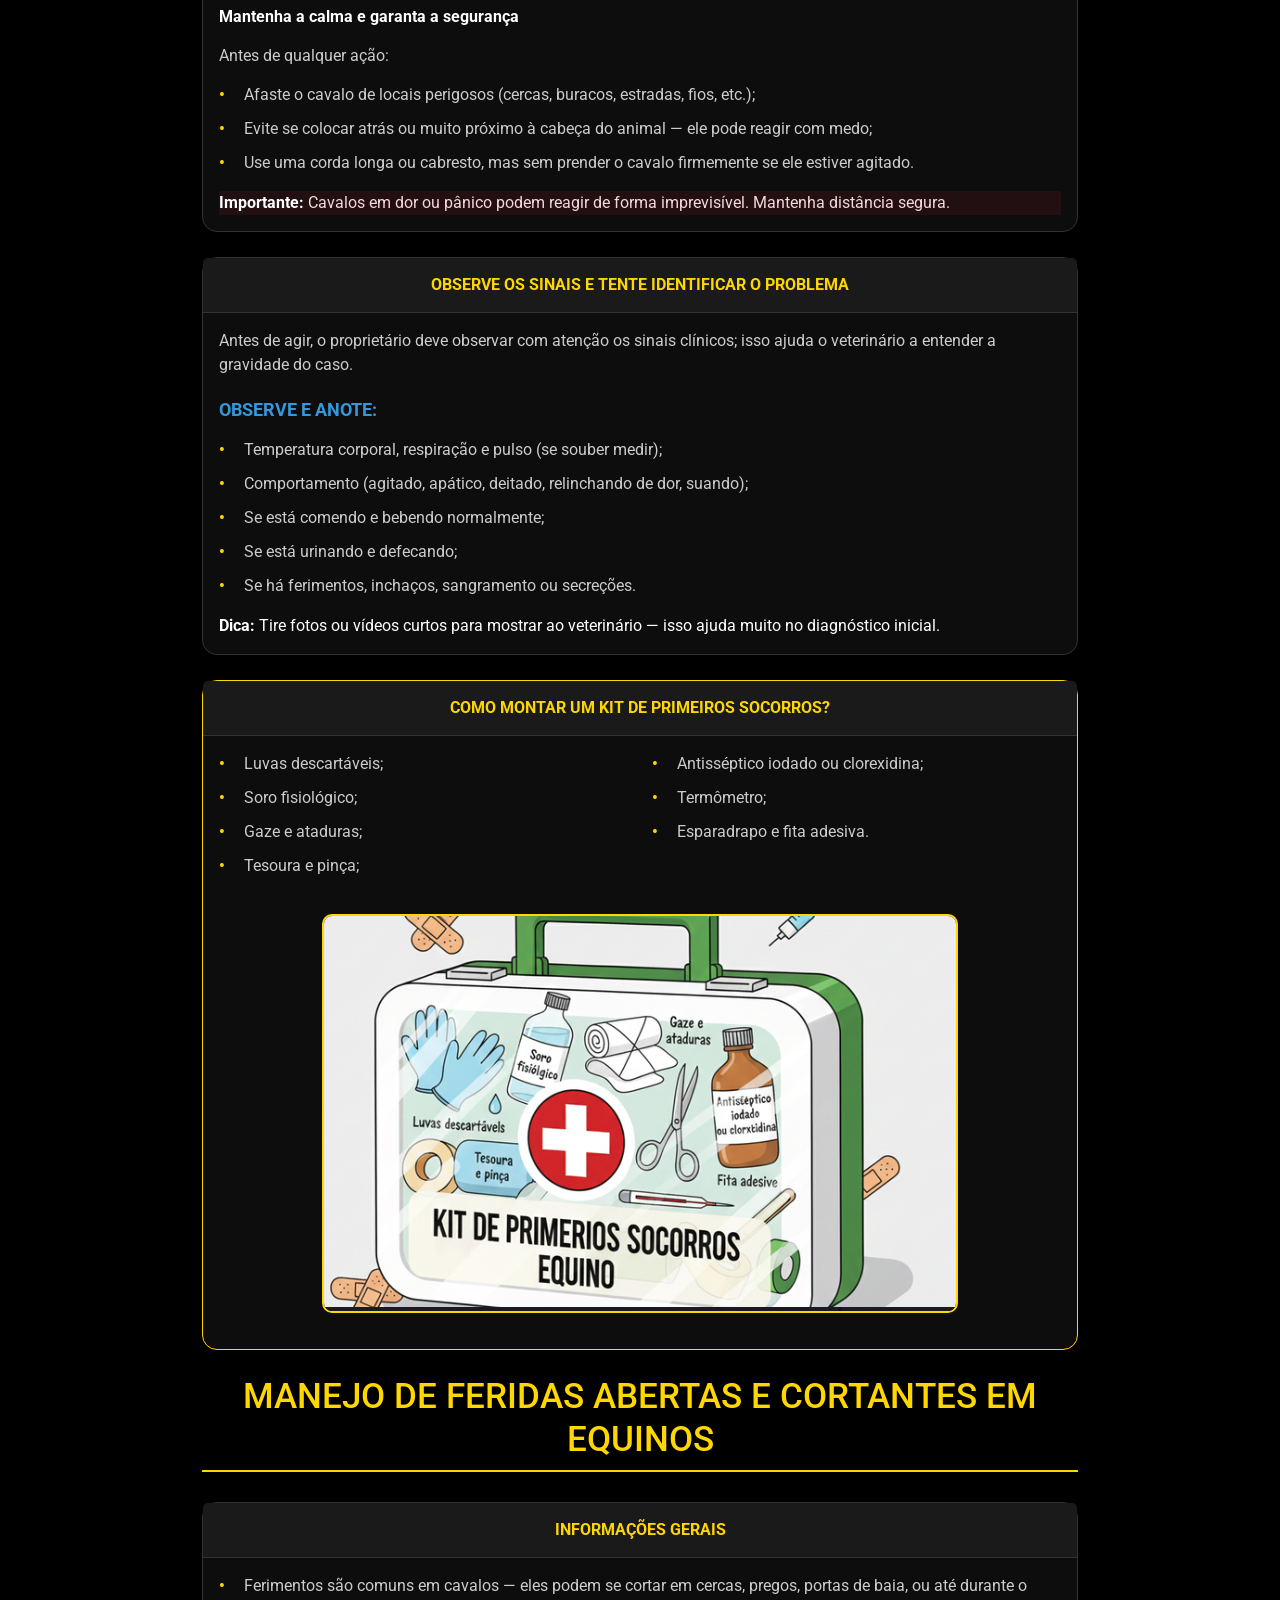
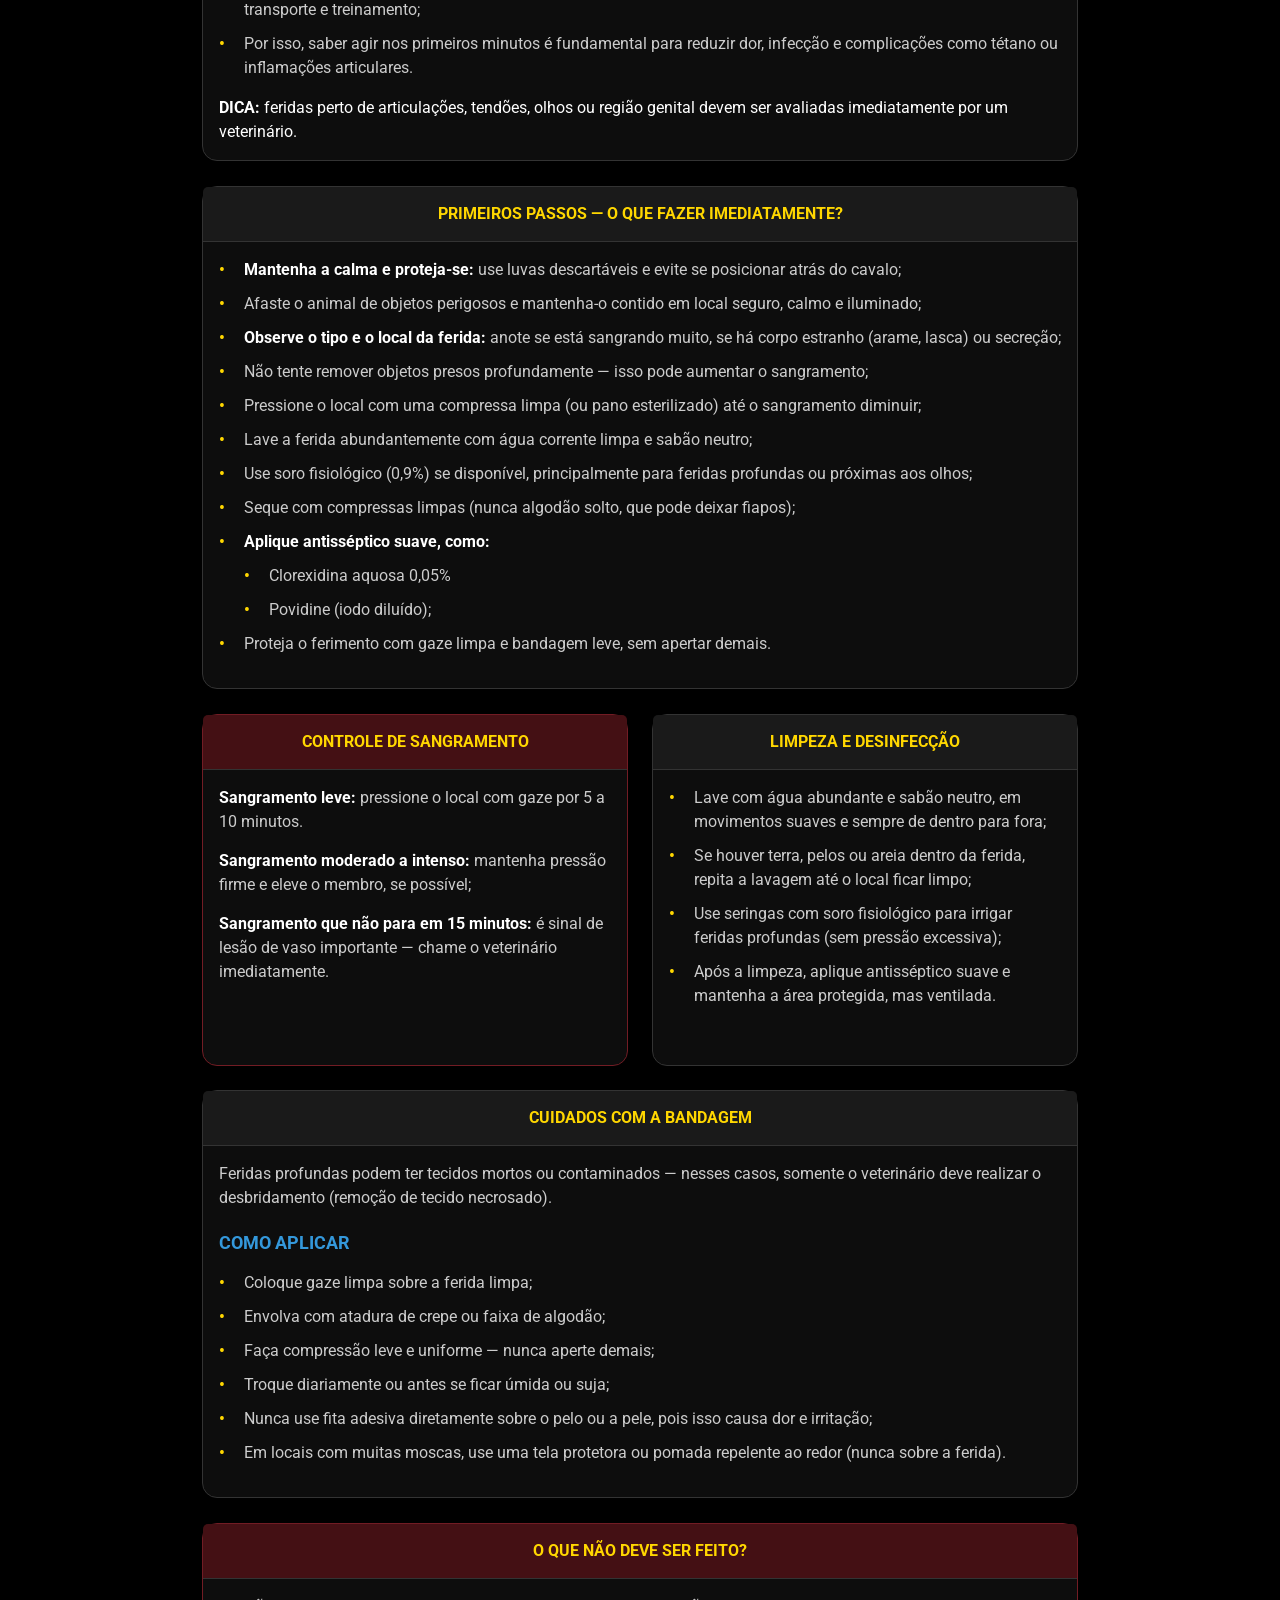
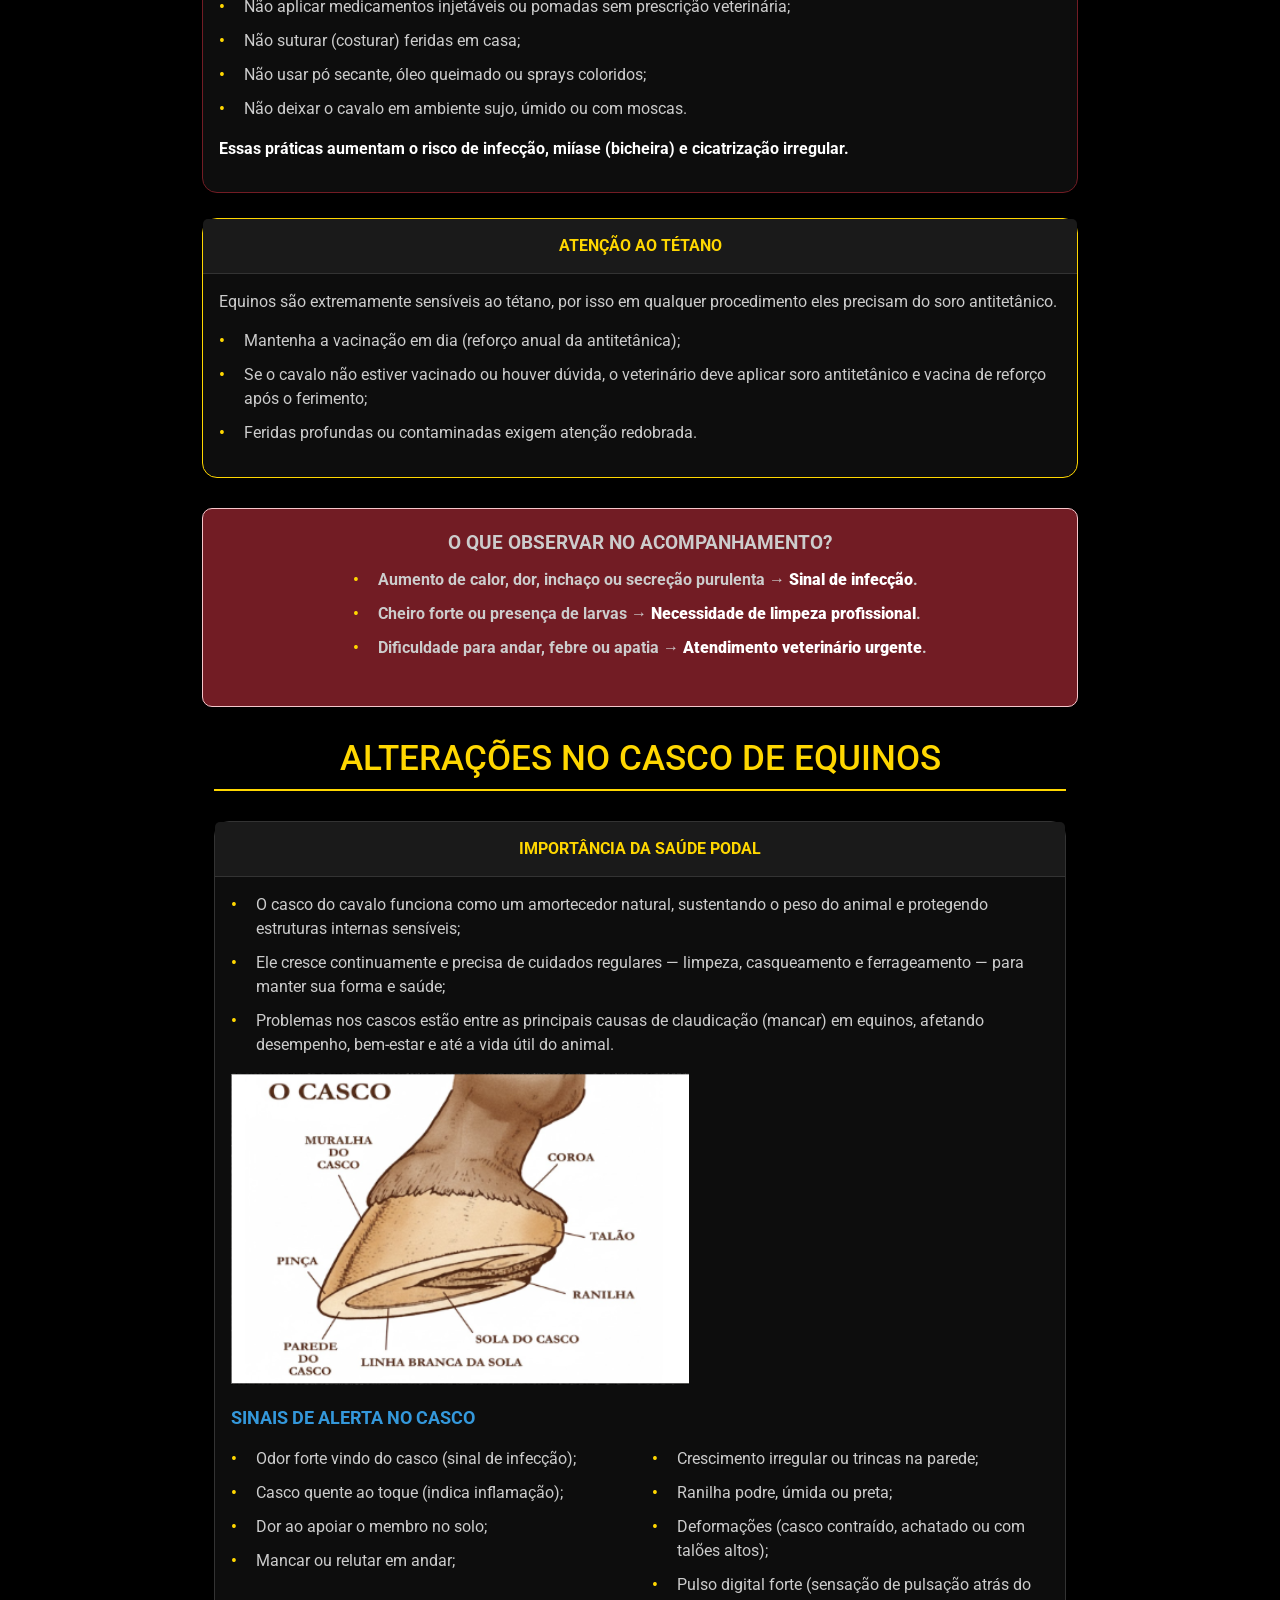
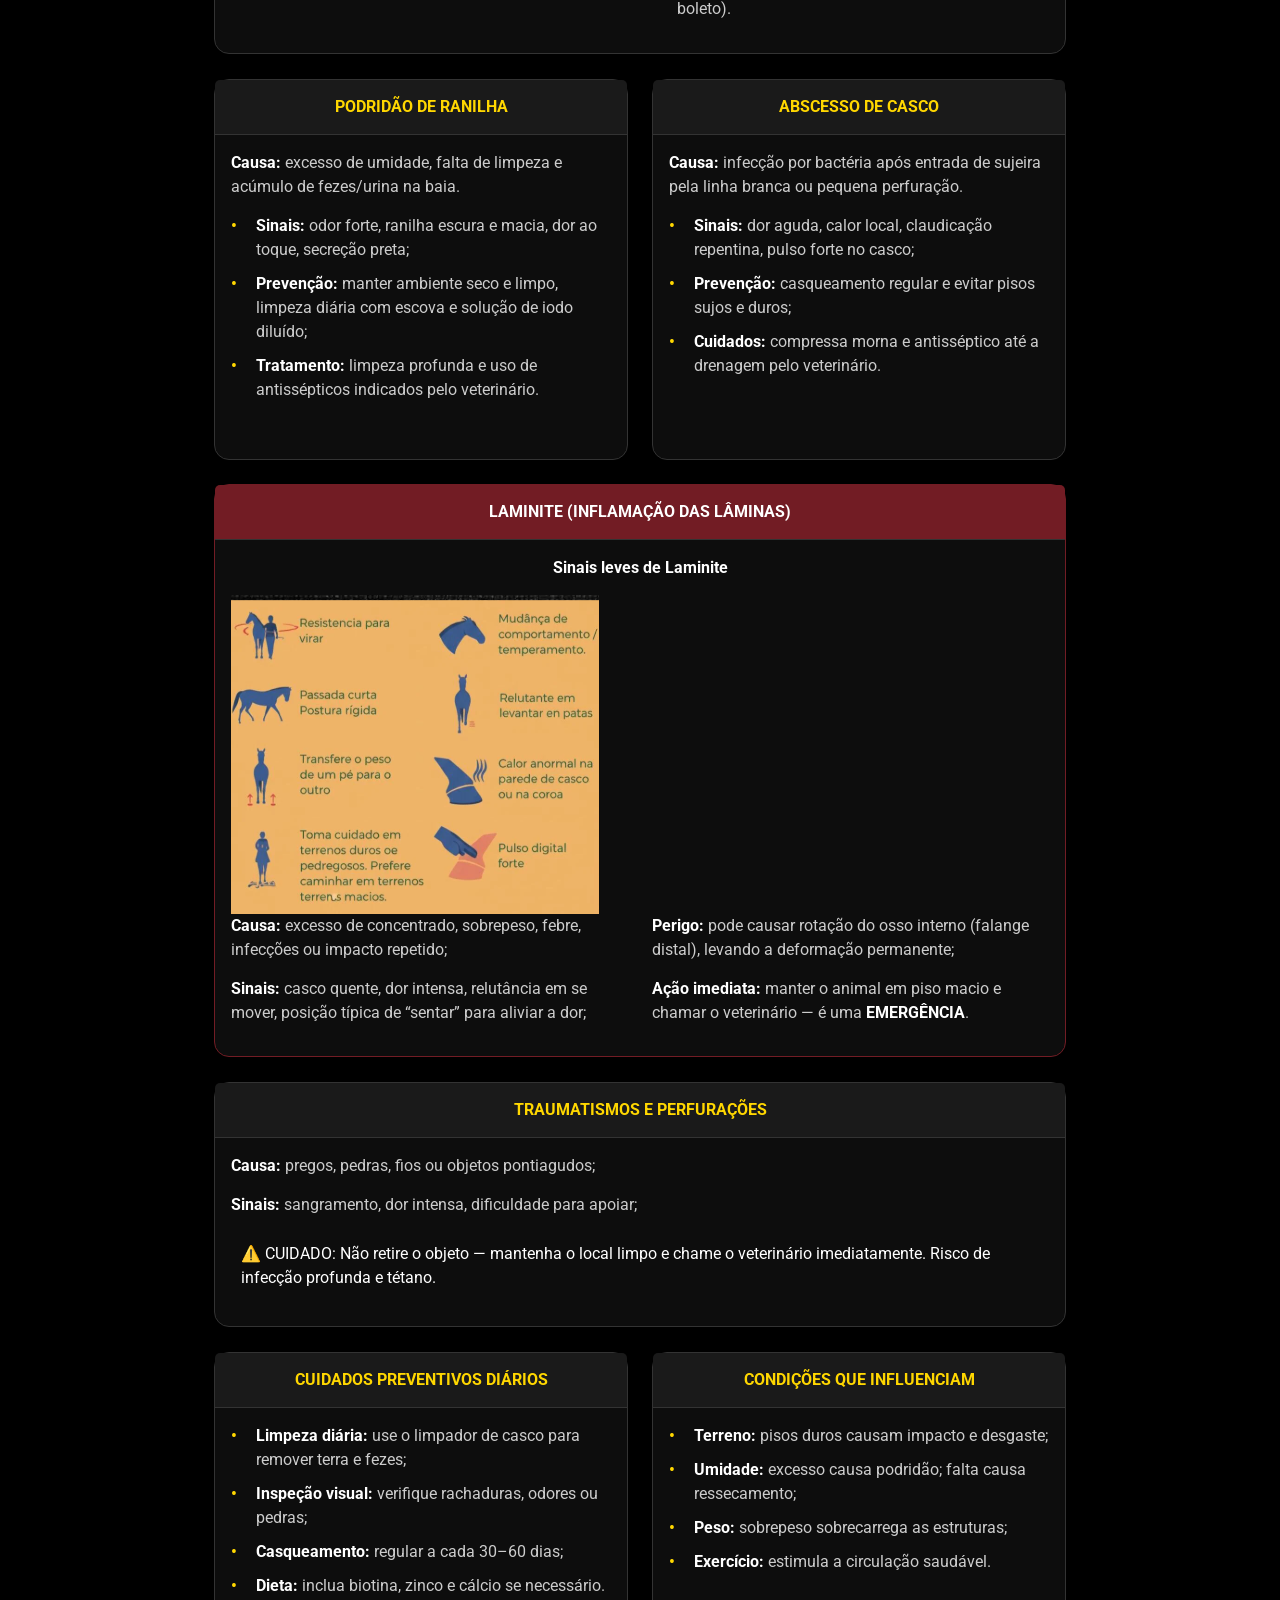
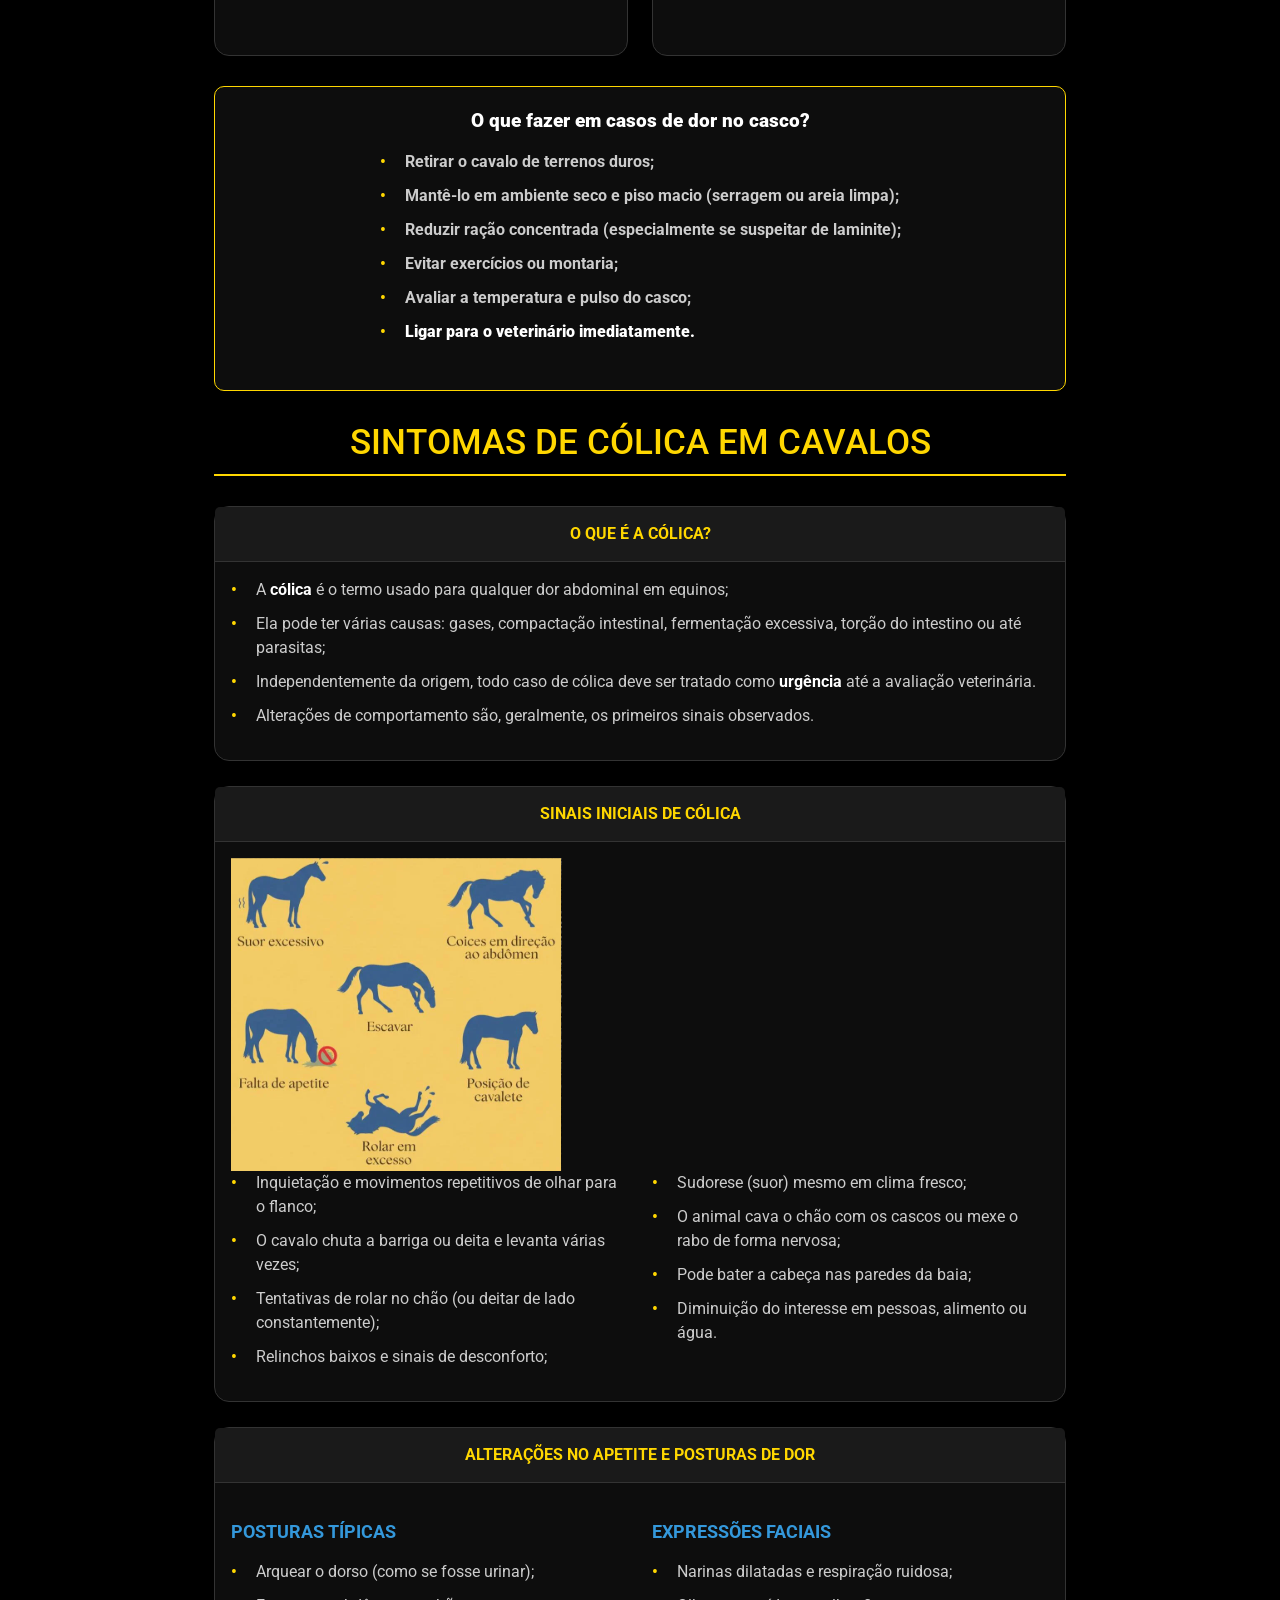
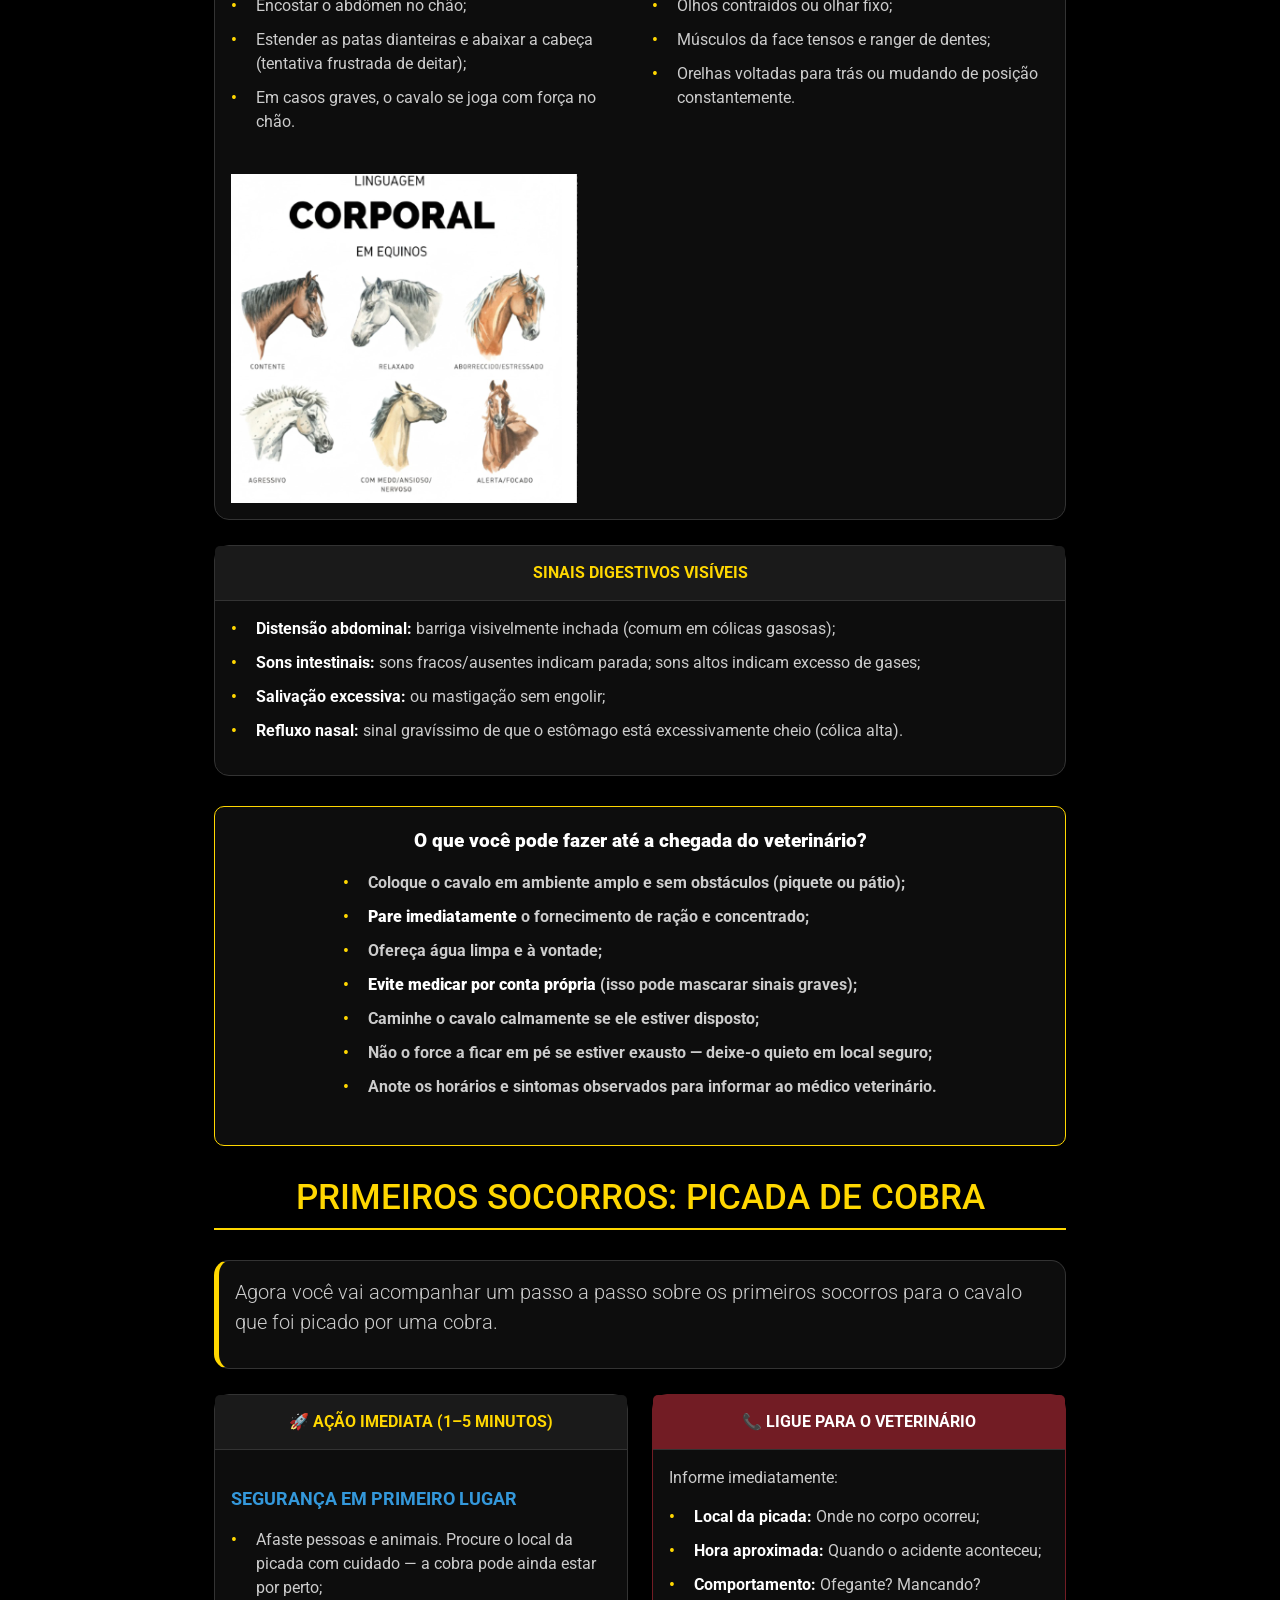
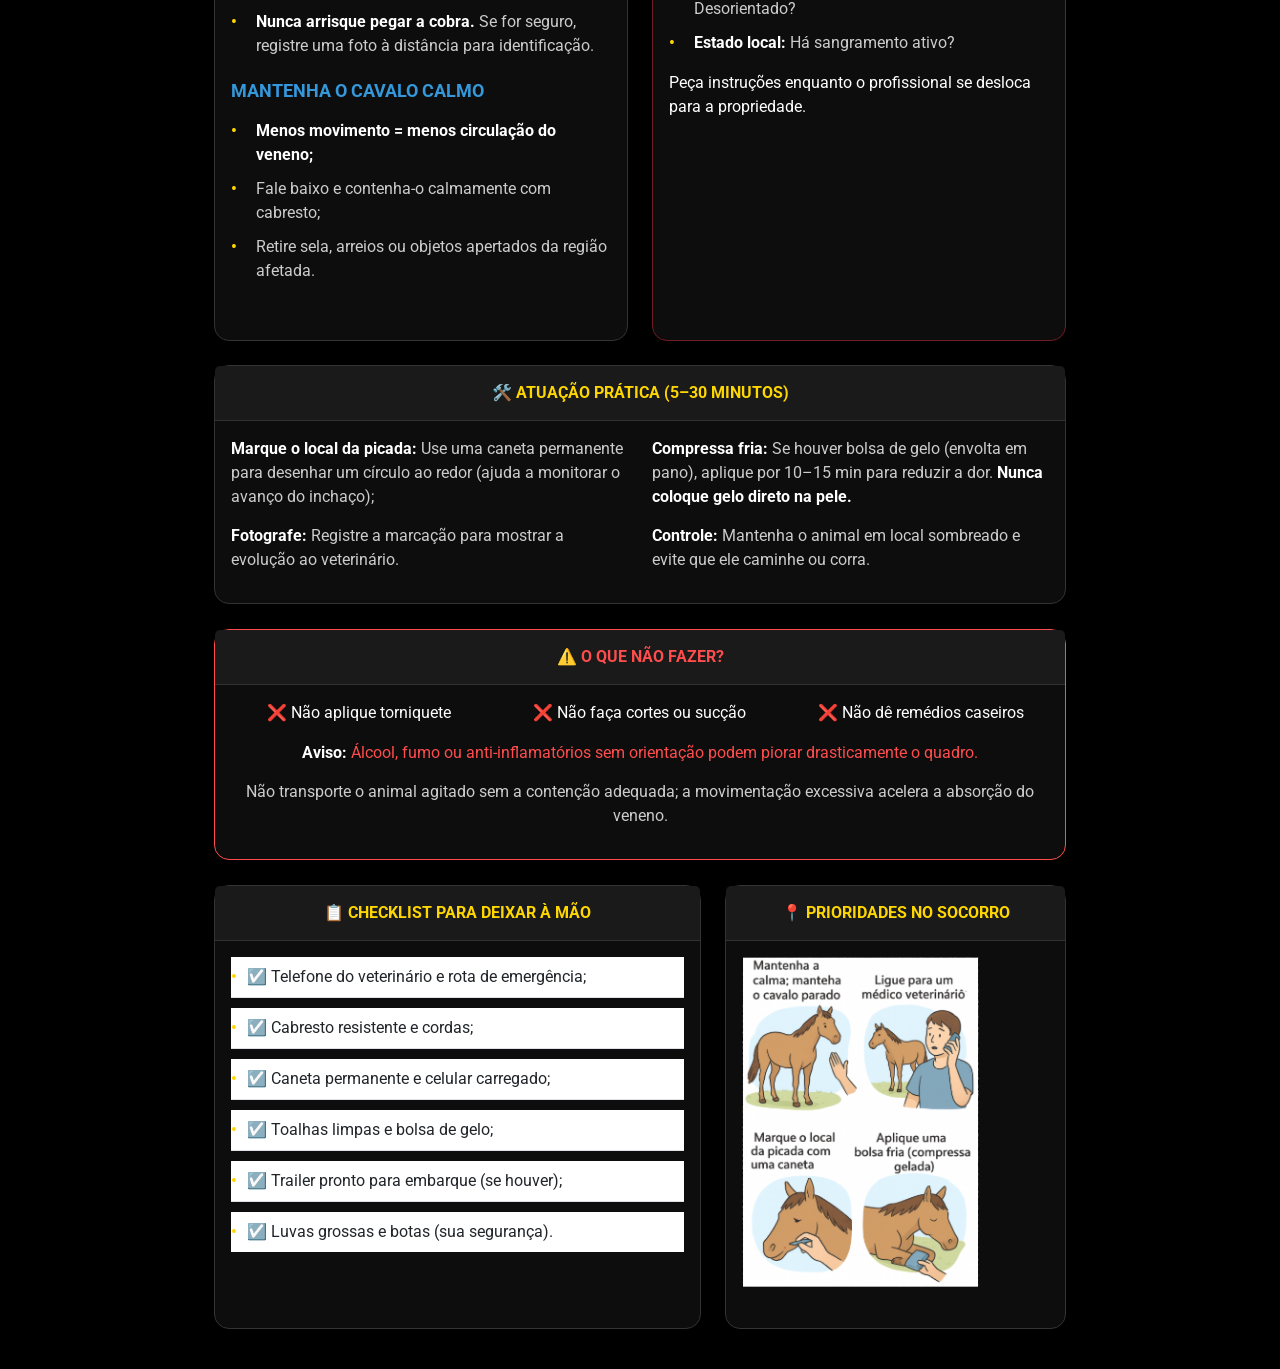
<file: curiosidadesequina.html>
<!DOCTYPE html>
<html lang="pt-br">
<head>
    <meta charset="UTF-8">
    <meta name="viewport" content="width=device-width, initial-scale=1.0">
    <title>Curiosidades Equinas - SOS Equisaúde</title>
    <link href="https://cdn.jsdelivr.net/npm/bootstrap@5.3.0/dist/css/bootstrap.min.css" rel="stylesheet">
    <link href="https://fonts.googleapis.com/css2?family=Roboto:wght@300;400;700&display=swap" rel="stylesheet">
    <style>
        body {
            background-color: #000000;
            color: #ffffff;
            font-family: 'Roboto', sans-serif;
            padding: 40px 20px;
        }

        .container {
            max-width: 900px;
            margin: 0 auto;
        }

        .main-title {
            color: #ffd700;
            text-align: center;
            text-transform: uppercase;
            font-size: 2.2rem;
            margin-bottom: 30px;
            border-bottom: 2px solid #ffd700;
            padding-bottom: 10px;
        }

        .card {
            background-color: #0d0d0d;
            border: 1px solid #333;
            color: #ffffff;
            margin-bottom: 25px;
            border-radius: 15px;
        }

        .card-header {
            background-color: #1a1a1a;
            border-bottom: 1px solid #333;
            color: #ffd700;
            font-weight: bold;
            text-transform: uppercase;
            text-align: center;
            padding: 15px;
        }

        .topic-highlight {
            color: #3498db;
            font-weight: bold;
            margin-top: 20px;
            text-transform: uppercase;
            font-size: 1.1rem;
        }

        .alert-box {
            background-color: #721c24;
            color: #f8d7da;
            padding: 20px;
            border-radius: 10px;
            text-align: center;
            font-weight: bold;
            margin: 30px 0;
            border: 1px solid #f5c6cb;
        }

        ul {
            list-style: none;
            padding-left: 0;
        }

        li {
            margin-bottom: 10px;
            padding-left: 25px;
            position: relative;
            color: #cccccc;
        }

        li::before {
            content: "•";
            color: #ffd700;
            position: absolute;
            left: 0;
            font-weight: bold;
        }

        strong {
            color: #ffffff;
        }

        p {
            color: #cccccc;
            margin-bottom: 15px;
        }
    </style>
</head>
<body>

    <div class="container">
        <h1 class="main-title">CURIOSIDADES SOBRE EQUINOS</h1>
        
        <div class="card">
            <div class="card-header">Mitos X Verdades</div>
            <div class="card-body">
                <p><strong>O que você já ouviu sobre tratamentos alternativos?</strong></p>
                <p>Você sabia que ao invés dos tratamentos caseiros ajudarem podem atrapalhar?</p>
                <p>Será que tratar cólica com café, vinagre, coca cola ou cerveja funciona?</p>

                <p class="topic-highlight">Uso do café</p>
                <ul>
                    <li><strong>Problemas no estômago:</strong> aumenta acidez do estômago, predispondo a úlceras;</li>
                    <li><strong>Estímulo nervoso:</strong> a cafeína pode causar agitação, taquicardia e piorar a dor;</li>
                    <li><strong>Desidratação:</strong> Estimula o cavalo urinar o que pode agravar a perda de líquidos.</li>
                </ul>

                <p class="topic-highlight">Uso de Coca cola e refrigerantes similares</p>
                <ul>
                    <li><strong>Alto teor de açúcar:</strong> fermenta rapidamente no intestino, aumentando gases e distensão;</li>
                    <li><strong>Cafeína:</strong> mesmos efeitos do café (nervosismo, taquicardia);</li>
                    <li><strong>Ácido fosfórico:</strong> agrava a acidez gástrica e pode prejudicar a mucosa digestiva.</li>
                </ul>

                <p class="topic-highlight">Uso de Cerveja</p>
                <ul>
                    <li><strong>Fermentação alcoólica:</strong> álcool é tóxico para equinos, mesmo em pequenas quantidades;</li>
                    <li><strong>Sobrecarrega o fígado:</strong> podendo causar intoxicações hepáticas;</li>
                    <li><strong>Aumento de gases:</strong> favorece cólicas gasosas e distensão abdominal.</li>
                </ul>
            </div>
        </div>

        <div class="alert-box">
            ATENÇÃO: O apoio e opinião do veterinário é extremamente necessário para determinar o melhor tratamento e informação sobre o seu animal.
        </div>

        <div class="card">
            <div class="card-header">Repelentes Caseiros e Ectoparasitas</div>
            <div class="card-body">
                <p><strong>Aplicar querosene, óleo queimado ou fumo funciona como repelentes de ectoparasitas?</strong></p>

                <p class="topic-highlight">Por que não usar Querosene?</p>
                <p>Se inalado durante a aplicação, pode causar pneumonia química;</p>
                <p>O odor forte e o ressecamento da pele alteram a pele, aumentando o risco de infecções secundárias (bacterianas e fúngicas).</p>

                <p class="topic-highlight">Por que não usar óleo queimado como repelente?</p>
                <ul>
                    <li>Contém metais pesados (chumbo, cádmio, cromo) e compostos cancerígenos;</li>
                    <li>É ainda mais tóxico que o querosene, pois o processo de combustão gera compostos mutagênicos e carcinogênicos.</li>
                    <li>Lesões graves na pele;</li>
                    <li>Queda de pelos;</li>
                    <li>A absorção dérmica crônica pode afetar;</li>
                    <li>Fígado e medula óssea, gerando anemia tóxica e imunossupressão.</li>
                </ul>

                <p class="topic-highlight">Por que NÃO usar fumo como repelente?</p>
                <p><strong>Fumo (tabaco ou nicotina)</strong></p>
                <p>Odor e cor mascaram sinais clínicos de doenças de pele, dificultando o diagnóstico precoce de dermatites e infecções.</p>
            </div>
        </div>
    </div>
<div class="container">
    <h1 class="main-title">CURIOSIDADES SOBRE ANATOMIA EQUINA</h1>
    
    <div class="card">
        <div class="card-header">Sistema Digestório e Sensorial</div>
        <div class="card-body">
            <p class="topic-highlight">Cavalos não vomitam</p>
            <p>Diferente de cães, gatos e nós humanos, os cavalos não conseguem vomitar. Isso ocorre porque os <strong>músculos esofágicos inferiores</strong> (entre o esôfago e o estômago) são muito fortes nos equinos e quase não permitem o refluxo do conteúdo gástrico. Isso faz com que tudo o que entra no estômago só possa seguir para o intestino.</p>

            <p class="topic-highlight">Vibrissas (Pelos Sensoriais)</p>
            <p>São pelos sensoriais especializados, conhecidos popularmente como <strong>"bigodes"</strong>, que funcionam como órgãos sensoriais altamente sensíveis. Diferente dos pelos comuns, elas transmitem vibrações e correntes de ar ao cérebro, permitindo navegação no escuro, noção espacial (largura), equilíbrio e detecção de presas. Por isso, cortar esses pelos pode prejudicar seu bem-estar.</p>
        </div>
    </div>

    <div class="card" style="border-color: #3498db;">
        <div class="card-header" style="color: #3498db;">Você sabe o que é barriga de capim?</div>
        <div class="card-body">
            <div style="text-align: center; font-size: 1.2rem; margin-bottom: 20px;">
                <strong>Barriga estufada + Costelas Amostras = Carência de nutrientes</strong>
            </div>
            <p><strong>O que fazer para ajudar o animal?</strong></p>
            <ul>
                <li>Mude o volume pela qualidade;</li>
                <li>Feno de boa qualidade;</li>
                <li>Água fresca;</li>
                <li>Ração balanceada com proteínas e minerais.</li>
            </ul>
        </div>
    </div>

    <h1 class="main-title">CURIOSIDADES SOBRE COMPORTAMENTO EQUINO</h1>

    <div class="card">
        <div class="card-header">Hábito de Morder Cercas e Madeiras</div>
        <div class="card-body">
            <p><strong>O seu cavalo morde cercas ou rói qualquer outro tipo de madeira?</strong></p>
            <p>Isso pode ser causado por estresse no animal, tédio ou dor gástrica. Sabia que isso pode ser um problema nutricional?</p>
            
            <p class="topic-highlight">Possíveis alterações</p>
            <ul>
                <li>Lesões na boca do animal;</li>
                <li>Lesões no esôfago;</li>
                <li>Úlceras estomacais;</li>
                <li>Intoxicação.</li>
            </ul>

            <p class="topic-highlight">O que fazer então?</p>
            <ul>
                <li><strong>Aumente o tempo de pastejo:</strong> deixe o cavalo mais tempo solto no pasto;</li>
                <li>Ofereça alimentação mais fracionada, com volumoso à vontade (como feno);</li>
                <li>Evite longos períodos de jejum, pois isso aumenta o risco de úlcera;</li>
                <li>Dê brinquedos ou blocos de sal mineral para distração;</li>
                <li><strong>Evite o isolamento total:</strong> cavalos são animais sociais e sofrem com solidão;</li>
                <li>Peça ao veterinário uma avaliação gástrica, pois o comportamento pode indicar dor.</li>
            </ul>
        </div>
    </div>

    <div class="card">
        <div class="card-header">Estereotipias (Vícios de Estábulo)</div>
        <div class="card-body">
            <p>As estereotipias são comportamentos repetitivos e sem objetivo aparente, causados por estresse, tédio ou falta de estímulos naturais. Elas aparecem quando o cavalo vive confinado por muito tempo, sem contato social, com alimentação inadequada ou rotina monótona.</p>
            <p><strong>Esses comportamentos não são “manias”, e sim sinais de sofrimento mental e físico.</strong></p>
            
            <div class="divider" style="height: 1px; background: #333; margin: 20px 0;"></div>

            <p class="topic-highlight">Andar em círculos no estábulo (“weaving”)</p>
            <p>O cavalo fica balançando o corpo de um lado para o outro, geralmente no portão da baia.<br>
            <strong>Causa:</strong> ansiedade e isolamento.<br>
            <strong>Dicas:</strong> permitir contato visual com outros cavalos, aumentar exercícios diários e variar a rotina.</p>

            <p class="topic-highlight">Bater o casco nas portas ou cochos (“pawing”)</p>
            <p>O cavalo bate o casco repetidamente no chão ou nas portas.<br>
            <strong>Causa:</strong> impaciência, frustração ou tentativa de chamar atenção.<br>
            <strong>Dicas:</strong> não recompense o comportamento com comida imediata; mantenha uma rotina regular de alimentação e manejo.</p>

            <p class="topic-highlight">Comer terra, madeira ou fezes (“pica”)</p>
            <p>É quando o cavalo come coisas que não são alimento, como madeira, solo ou esterco.<br>
            <strong>Causa:</strong> deficiência mineral, tédio ou falta de fibra na dieta.<br>
            <strong>Dicas:</strong> ajuste alimentação e suplementação mineral, ofereça feno de qualidade e reduza o confinamento.</p>

            <p class="topic-highlight">Lamber ou morder objetos repetidamente</p>
            <p>O cavalo lambe paredes, baldes ou ferros.<br>
            <strong>Causa:</strong> falta de estímulo, ansiedade ou deficiência de sal mineral.<br>
            <strong>Dicas:</strong> disponibilize blocos minerais, aumente o tempo de pasto e varie o ambiente.</p>
        </div>
    </div>

    <div class="alert-box" style="background-color: #0d0d0d; border-color: #ffd700; color: #ffd700;">
        <p style="color: #ffd700; margin-bottom: 5px;"><strong>Dicas gerais para prevenir problemas de comportamento:</strong></p>
        <ul style="text-align: left; display: inline-block;">
            <li>Dê liberdade sempre que possível — cavalos são animais de movimento;</li>
            <li>Permita contato social com outros equinos;</li>
            <li>Ofereça alimentação rica em fibra e em horários regulares;</li>
            <li>Evite confinamento prolongado e rotinas monótonas.</li>
        </ul>
    </div>
</div>

<div class="container">
    <h1 class="main-title">PRIMEIROS SOCORROS EQUINOS</h1>
    
    <div class="card">
        <div class="card-header">O que saber antes do veterinário chegar?</div>
        <div class="card-body">
            <p class="topic-highlight">O que são primeiros socorros?</p>
            <ul>
                <li>Cuidados iniciais e provisórios prestados a uma pessoa/animal em uma situação de emergência até a chegada de ajuda profissional;</li>
                <li>O objetivo é preservar a vida, evitar o agravamento do quadro e aliviar o sofrimento da vítima.</li>
            </ul>

            <p class="topic-highlight">O que é uma emergência?</p>
            <p>Situação grave que compromete a vida do animal em curto prazo.</p>
        </div>
    </div>

    <div class="card">
        <div class="card-header">Como agir em uma situação de emergência?</div>
        <div class="card-body">
            <p><strong>Mantenha a calma e garanta a segurança</strong></p>
            <p>Antes de qualquer ação:</p>
            <ul>
                <li>Afaste o cavalo de locais perigosos (cercas, buracos, estradas, fios, etc.);</li>
                <li>Evite se colocar atrás ou muito próximo à cabeça do animal — ele pode reagir com medo;</li>
                <li>Use uma corda longa ou cabresto, mas sem prender o cavalo firmemente se ele estiver agitado.</li>
            </ul>
            <div class="dica-box" style="border-color: #721c24; color: #f8d7da; background-color: rgba(114, 28, 36, 0.2);">
                <strong>Importante:</strong> Cavalos em dor ou pânico podem reagir de forma imprevisível. Mantenha distância segura.
            </div>
        </div>
    </div>

    <div class="card">
        <div class="card-header">Observe os sinais e tente identificar o problema</div>
        <div class="card-body">
            <p>Antes de agir, o proprietário deve observar com atenção os sinais clínicos; isso ajuda o veterinário a entender a gravidade do caso.</p>
            
            <p class="topic-highlight">Observe e anote:</p>
            <ul>
                <li>Temperatura corporal, respiração e pulso (se souber medir);</li>
                <li>Comportamento (agitado, apático, deitado, relinchando de dor, suando);</li>
                <li>Se está comendo e bebendo normalmente;</li>
                <li>Se está urinando e defecando;</li>
                <li>Se há ferimentos, inchaços, sangramento ou secreções.</li>
            </ul>
            <div class="dica-box">
                <strong>Dica:</strong> Tire fotos ou vídeos curtos para mostrar ao veterinário — isso ajuda muito no diagnóstico inicial.
            </div>
        </div>
    </div>

    <div class="card" style="border-color: #ffd700;">
        <div class="card-header">Como montar um kit de primeiros socorros?</div>
        <div class="card-body">
            <div class="row">
                <div class="col-md-6">
                    <ul>
                        <li>Luvas descartáveis;</li>
                        <li>Soro fisiológico;</li>
                        <li>Gaze e ataduras;</li>
                        <li>Tesoura e pinça;</li>
                    </ul>
                </div>
                <div class="col-md-6">
                    <ul>
                        <li>Antisséptico iodado ou clorexidina;</li>
                        <li>Termômetro;</li>
                        <li>Esparadrapo e fita adesiva.</li>
                    </ul>
                </div>
            </div>

            <div class="img-container" style="display: flex; justify-content: center; align-items: center; padding: 20px;">
                <img src="img/kitprimeirosos.png" alt="Kit de Primeiros Socorros Equino" style="max-width: 100%; height: auto; border-radius: 10px; border: 2px solid #ffd700;">
            </div>
        </div>
    </div>
</div>

<div class="container">
    <h1 class="main-title">MANEJO DE FERIDAS ABERTAS E CORTANTES EM EQUINOS</h1>
    
    <div class="card">
        <div class="card-header">Informações Gerais</div>
        <div class="card-body">
            <ul>
                <li>Ferimentos são comuns em cavalos — eles podem se cortar em cercas, pregos, portas de baia, ou até durante o transporte e treinamento;</li>
                <li>Por isso, saber agir nos primeiros minutos é fundamental para reduzir dor, infecção e complicações como tétano ou inflamações articulares.</li>
            </ul>
            <div class="dica-box">
                <strong>DICA:</strong> feridas perto de articulações, tendões, olhos ou região genital devem ser avaliadas imediatamente por um veterinário.
            </div>
        </div>
    </div>

    <div class="card">
        <div class="card-header">Primeiros passos — o que fazer imediatamente?</div>
        <div class="card-body">
            <ul>
                <li><strong>Mantenha a calma e proteja-se:</strong> use luvas descartáveis e evite se posicionar atrás do cavalo;</li>
                <li>Afaste o animal de objetos perigosos e mantenha-o contido em local seguro, calmo e iluminado;</li>
                <li><strong>Observe o tipo e o local da ferida:</strong> anote se está sangrando muito, se há corpo estranho (arame, lasca) ou secreção;</li>
                <li>Não tente remover objetos presos profundamente — isso pode aumentar o sangramento;</li>
                <li>Pressione o local com uma compressa limpa (ou pano esterilizado) até o sangramento diminuir;</li>
                <li>Lave a ferida abundantemente com água corrente limpa e sabão neutro;</li>
                <li>Use soro fisiológico (0,9%) se disponível, principalmente para feridas profundas ou próximas aos olhos;</li>
                <li>Seque com compressas limpas (nunca algodão solto, que pode deixar fiapos);</li>
                <li><strong>Aplique antisséptico suave, como:</strong>
                    <ul style="margin-top: 10px;">
                        <li>Clorexidina aquosa 0,05%</li>
                        <li>Povidine (iodo diluído);</li>
                    </ul>
                </li>
                <li>Proteja o ferimento com gaze limpa e bandagem leve, sem apertar demais.</li>
            </ul>
        </div>
    </div>

    <div class="row">
        <div class="col-md-6">
            <div class="card h-100" style="border-color: #721c24;">
                <div class="card-header" style="background-color: #441014;">Controle de Sangramento</div>
                <div class="card-body">
                    <p><strong>Sangramento leve:</strong> pressione o local com gaze por 5 a 10 minutos.</p>
                    <p><strong>Sangramento moderado a intenso:</strong> mantenha pressão firme e eleve o membro, se possível;</p>
                    <p><strong>Sangramento que não para em 15 minutos:</strong> é sinal de lesão de vaso importante — chame o veterinário imediatamente.</p>
                </div>
            </div>
        </div>
        <div class="col-md-6">
            <div class="card h-100">
                <div class="card-header">Limpeza e Desinfecção</div>
                <div class="card-body">
                    <ul>
                        <li>Lave com água abundante e sabão neutro, em movimentos suaves e sempre de dentro para fora;</li>
                        <li>Se houver terra, pelos ou areia dentro da ferida, repita a lavagem até o local ficar limpo;</li>
                        <li>Use seringas com soro fisiológico para irrigar feridas profundas (sem pressão excessiva);</li>
                        <li>Após a limpeza, aplique antisséptico suave e mantenha a área protegida, mas ventilada.</li>
                    </ul>
                </div>
            </div>
        </div>
    </div>

    <div class="card mt-4">
        <div class="card-header">Cuidados com a Bandagem</div>
        <div class="card-body">
            <p>Feridas profundas podem ter tecidos mortos ou contaminados — nesses casos, somente o veterinário deve realizar o desbridamento (remoção de tecido necrosado).</p>
            <p class="topic-highlight">Como aplicar</p>
            <ul>
                <li>Coloque gaze limpa sobre a ferida limpa;</li>
                <li>Envolva com atadura de crepe ou faixa de algodão;</li>
                <li>Faça compressão leve e uniforme — nunca aperte demais;</li>
                <li>Troque diariamente ou antes se ficar úmida ou suja;</li>
                <li>Nunca use fita adesiva diretamente sobre o pelo ou a pele, pois isso causa dor e irritação;</li>
                <li>Em locais com muitas moscas, use uma tela protetora ou pomada repelente ao redor (nunca sobre a ferida).</li>
            </ul>
        </div>
    </div>

    <div class="card" style="border-color: #721c24;">
        <div class="card-header" style="background-color: #441014;">O que NÃO deve ser feito?</div>
        <div class="card-body">
            <ul>
                <li>Não aplicar medicamentos injetáveis ou pomadas sem prescrição veterinária;</li>
                <li>Não suturar (costurar) feridas em casa;</li>
                <li>Não usar pó secante, óleo queimado ou sprays coloridos;</li>
                <li>Não deixar o cavalo em ambiente sujo, úmido ou com moscas.</li>
            </ul>
            <p><strong>Essas práticas aumentam o risco de infecção, miíase (bicheira) e cicatrização irregular.</strong></p>
        </div>
    </div>

    <div class="card" style="border-color: #ffd700;">
        <div class="card-header" style="color: #ffd700;">Atenção ao Tétano</div>
        <div class="card-body">
            <p>Equinos são extremamente sensíveis ao tétano, por isso em qualquer procedimento eles precisam do soro antitetânico.</p>
            <ul>
                <li>Mantenha a vacinação em dia (reforço anual da antitetânica);</li>
                <li>Se o cavalo não estiver vacinado ou houver dúvida, o veterinário deve aplicar soro antitetânico e vacina de reforço após o ferimento;</li>
                <li>Feridas profundas ou contaminadas exigem atenção redobrada.</li>
            </ul>
        </div>
    </div>

    <div class="alert-box">
        <p style="margin-bottom: 10px; font-size: 1.2rem;">O QUE OBSERVAR NO ACOMPANHAMENTO?</p>
        <ul style="text-align: left; display: inline-block;">
            <li>Aumento de calor, dor, inchaço ou secreção purulenta → <strong>Sinal de infecção</strong>.</li>
            <li>Cheiro forte ou presença de larvas → <strong>Necessidade de limpeza profissional</strong>.</li>
            <li>Dificuldade para andar, febre ou apatia → <strong>Atendimento veterinário urgente</strong>.</li>
        </ul>
    </div>

    <div class="container">
    <h1 class="main-title">ALTERAÇÕES NO CASCO DE EQUINOS</h1>
    
    <div class="card">
        <div class="card-header">Importância da Saúde Podal</div>
        <div class="card-body">
            <ul>
                <li>O casco do cavalo funciona como um amortecedor natural, sustentando o peso do animal e protegendo estruturas internas sensíveis;</li>
                <li>Ele cresce continuamente e precisa de cuidados regulares — limpeza, casqueamento e ferrageamento — para manter sua forma e saúde;</li>
                <li>Problemas nos cascos estão entre as principais causas de claudicação (mancar) em equinos, afetando desempenho, bem-estar e até a vida útil do animal.</li>
            </ul>

            <div class="img-container">
                <img src="img/anatocasco.png" alt="Anatomia do Casco Equino">
            </div>

            <p class="topic-highlight">Sinais de Alerta no Casco</p>
            <div class="row">
                <div class="col-md-6">
                    <ul>
                        <li>Odor forte vindo do casco (sinal de infecção);</li>
                        <li>Casco quente ao toque (indica inflamação);</li>
                        <li>Dor ao apoiar o membro no solo;</li>
                        <li>Mancar ou relutar em andar;</li>
                    </ul>
                </div>
                <div class="col-md-6">
                    <ul>
                        <li>Crescimento irregular ou trincas na parede;</li>
                        <li>Ranilha podre, úmida ou preta;</li>
                        <li>Deformações (casco contraído, achatado ou com talões altos);</li>
                        <li>Pulso digital forte (sensação de pulsação atrás do boleto).</li>
                    </ul>
                </div>
            </div>
        </div>
    </div>

    <div class="row">
        <div class="col-lg-6">
            <div class="card h-100">
                <div class="card-header">Podridão de Ranilha</div>
                <div class="card-body">
                    <p><strong>Causa:</strong> excesso de umidade, falta de limpeza e acúmulo de fezes/urina na baia.</p>
                    <ul>
                        <li><strong>Sinais:</strong> odor forte, ranilha escura e macia, dor ao toque, secreção preta;</li>
                        <li><strong>Prevenção:</strong> manter ambiente seco e limpo, limpeza diária com escova e solução de iodo diluído;</li>
                        <li><strong>Tratamento:</strong> limpeza profunda e uso de antissépticos indicados pelo veterinário.</li>
                    </ul>
                </div>
            </div>
        </div>

        <div class="col-lg-6">
            <div class="card h-100">
                <div class="card-header">Abscesso de Casco</div>
                <div class="card-body">
                    <p><strong>Causa:</strong> infecção por bactéria após entrada de sujeira pela linha branca ou pequena perfuração.</p>
                    <ul>
                        <li><strong>Sinais:</strong> dor aguda, calor local, claudicação repentina, pulso forte no casco;</li>
                        <li><strong>Prevenção:</strong> casqueamento regular e evitar pisos sujos e duros;</li>
                        <li><strong>Cuidados:</strong> compressa morna e antisséptico até a drenagem pelo veterinário.</li>
                    </ul>
                </div>
            </div>
        </div>
    </div>

    <div class="card mt-4" style="border-color: #721c24;">
        <div class="card-header" style="background-color: #721c24; color: #ffffff;">Laminite (Inflamação das Lâminas)</div>
        <div class="card-body">
            <p class="text-center"><strong>Sinais leves de Laminite</strong></p>
            
            <div class="img-container">
              <div class="img-container">
    <img src="img/sinaisdelaminite.png" alt="Sinais de Laminite">
</div>
            </div>

            <div class="row">
                <div class="col-md-6">
                    <p><strong>Causa:</strong> excesso de concentrado, sobrepeso, febre, infecções ou impacto repetido;</p>
                    <p><strong>Sinais:</strong> casco quente, dor intensa, relutância em se mover, posição típica de “sentar” para aliviar a dor;</p>
                </div>
                <div class="col-md-6">
                    <p><strong>Perigo:</strong> pode causar rotação do osso interno (falange distal), levando a deformação permanente;</p>
                    <p><strong>Ação imediata:</strong> manter o animal em piso macio e chamar o veterinário — é uma <strong>EMERGÊNCIA</strong>.</p>
                </div>
            </div>
        </div>
    </div>

    <div class="card">
        <div class="card-header">Traumatismos e Perfurações</div>
        <div class="card-body">
            <p><strong>Causa:</strong> pregos, pedras, fios ou objetos pontiagudos;</p>
            <p><strong>Sinais:</strong> sangramento, dor intensa, dificuldade para apoiar;</p>
            <div class="alerta-box" style="margin: 10px 0; padding: 10px;">
                ⚠️ CUIDADO: Não retire o objeto — mantenha o local limpo e chame o veterinário imediatamente. Risco de infecção profunda e tétano.
            </div>
        </div>
    </div>

    <div class="row">
        <div class="col-md-6">
            <div class="card h-100">
                <div class="card-header">Cuidados Preventivos Diários</div>
                <div class="card-body">
                    <ul>
                        <li><strong>Limpeza diária:</strong> use o limpador de casco para remover terra e fezes;</li>
                        <li><strong>Inspeção visual:</strong> verifique rachaduras, odores ou pedras;</li>
                        <li><strong>Casqueamento:</strong> regular a cada 30–60 dias;</li>
                        <li><strong>Dieta:</strong> inclua biotina, zinco e cálcio se necessário.</li>
                    </ul>
                </div>
            </div>
        </div>
        <div class="col-md-6">
            <div class="card h-100">
                <div class="card-header">Condições que Influenciam</div>
                <div class="card-body">
                    <ul>
                        <li><strong>Terreno:</strong> pisos duros causam impacto e desgaste;</li>
                        <li><strong>Umidade:</strong> excesso causa podridão; falta causa ressecamento;</li>
                        <li><strong>Peso:</strong> sobrepeso sobrecarrega as estruturas;</li>
                        <li><strong>Exercício:</strong> estimula a circulação saudável.</li>
                    </ul>
                </div>
            </div>
        </div>
    </div>

    <div class="alert-box" style="background-color: #0d0d0d; border-color: #ffd700; color: #ffd700;">
        <p style="color: #ffd700; font-size: 1.2rem;"><strong>O que fazer em casos de dor no casco?</strong></p>
        <ul style="text-align: left; display: inline-block;">
            <li>Retirar o cavalo de terrenos duros;</li>
            <li>Mantê-lo em ambiente seco e piso macio (serragem ou areia limpa);</li>
            <li>Reduzir ração concentrada (especialmente se suspeitar de laminite);</li>
            <li>Evitar exercícios ou montaria;</li>
            <li>Avaliar a temperatura e pulso do casco;</li>
            <li><strong>Ligar para o veterinário imediatamente.</strong></li>
        </ul>
    </div>
</div>

<div class="container">
    <h1 class="main-title">Sintomas de Cólica em Cavalos</h1>
    
    <div class="card">
        <div class="card-header">O que é a Cólica?</div>
        <div class="card-body">
            <ul>
                <li>A <strong>cólica</strong> é o termo usado para qualquer dor abdominal em equinos;</li>
                <li>Ela pode ter várias causas: gases, compactação intestinal, fermentação excessiva, torção do intestino ou até parasitas;</li>
                <li>Independentemente da origem, todo caso de cólica deve ser tratado como <strong>urgência</strong> até a avaliação veterinária.</li>
                <li>Alterações de comportamento são, geralmente, os primeiros sinais observados.</li>
            </ul>
        </div>
    </div>

    <div class="card">
        <div class="card-header">Sinais Iniciais de Cólica</div>
        <div class="card-body">
            <div class="img-container">
                <img src="img/sinaisdecolica.png" alt="Sinais de Cólica Equina">
            </div>

            <div class="row">
                <div class="col-md-6">
                    <ul>
                        <li>Inquietação e movimentos repetitivos de olhar para o flanco;</li>
                        <li>O cavalo chuta a barriga ou deita e levanta várias vezes;</li>
                        <li>Tentativas de rolar no chão (ou deitar de lado constantemente);</li>
                        <li>Relinchos baixos e sinais de desconforto;</li>
                    </ul>
                </div>
                <div class="col-md-6">
                    <ul>
                        <li>Sudorese (suor) mesmo em clima fresco;</li>
                        <li>O animal cava o chão com os cascos ou mexe o rabo de forma nervosa;</li>
                        <li>Pode bater a cabeça nas paredes da baia;</li>
                        <li>Diminuição do interesse em pessoas, alimento ou água.</li>
                    </ul>
                </div>
            </div>
        </div>
    </div>

    <div class="card">
        <div class="card-header">Alterações no Apetite e Posturas de Dor</div>
        <div class="card-body">
            <div class="row">
                <div class="col-md-6">
                    <p class="topic-highlight">Posturas Típicas</p>
                    <ul>
                        <li>Arquear o dorso (como se fosse urinar);</li>
                        <li>Encostar o abdômen no chão;</li>
                        <li>Estender as patas dianteiras e abaixar a cabeça (tentativa frustrada de deitar);</li>
                        <li>Em casos graves, o cavalo se joga com força no chão.</li>
                    </ul>
                </div>
                <div class="col-md-6">
                    <p class="topic-highlight">Expressões Faciais</p>
                    <ul>
                        <li>Narinas dilatadas e respiração ruidosa;</li>
                        <li>Olhos contraídos ou olhar fixo;</li>
                        <li>Músculos da face tensos e ranger de dentes;</li>
                        <li>Orelhas voltadas para trás ou mudando de posição constantemente.</li>
                    </ul>
                </div>
            </div>

            <div class="img-container mt-4">
                <img src="img/linguagemcorporal.png" alt="Linguagem Corporal de Dor">
            </div>
        </div>
    </div>

    <div class="card">
        <div class="card-header">Sinais Digestivos Visíveis</div>
        <div class="card-body">
            <ul>
                <li><strong>Distensão abdominal:</strong> barriga visivelmente inchada (comum em cólicas gasosas);</li>
                <li><strong>Sons intestinais:</strong> sons fracos/ausentes indicam parada; sons altos indicam excesso de gases;</li>
                <li><strong>Salivação excessiva:</strong> ou mastigação sem engolir;</li>
                <li><strong>Refluxo nasal:</strong> sinal gravíssimo de que o estômago está excessivamente cheio (cólica alta).</li>
            </ul>
        </div>
    </div>

    <div class="alert-box" style="background-color: #0d0d0d; border-color: #ffd700; color: #ffd700;">
        <p style="color: #ffd700; font-size: 1.2rem;"><strong>O que você pode fazer até a chegada do veterinário?</strong></p>
        <ul style="text-align: left; display: inline-block;">
            <li>Coloque o cavalo em ambiente amplo e sem obstáculos (piquete ou pátio);</li>
            <li><strong>Pare imediatamente</strong> o fornecimento de ração e concentrado;</li>
            <li>Ofereça água limpa e à vontade;</li>
            <li><strong>Evite medicar por conta própria</strong> (isso pode mascarar sinais graves);</li>
            <li>Caminhe o cavalo calmamente se ele estiver disposto;</li>
            <li>Não o force a ficar em pé se estiver exausto — deixe-o quieto em local seguro;</li>
            <li>Anote os horários e sintomas observados para informar ao médico veterinário.</li>
        </ul>
    </div>
</div>

<div class="container">
    <h1 class="main-title">PRIMEIROS SOCORROS: PICADA DE COBRA</h1>
    
    <div class="card" style="border-left: 5px solid #ffd700;">
        <div class="card-body">
            <p class="lead">Agora você vai acompanhar um passo a passo sobre os primeiros socorros para o cavalo que foi picado por uma cobra.</p>
        </div>
    </div>

    <div class="row">
        <div class="col-lg-6">
            <div class="card h-100">
                <div class="card-header">🚀 Ação imediata (1–5 minutos)</div>
                <div class="card-body">
                    <p class="topic-highlight">Segurança em primeiro lugar</p>
                    <ul>
                        <li>Afaste pessoas e animais. Procure o local da picada com cuidado — a cobra pode ainda estar por perto;</li>
                        <li><strong>Nunca arrisque pegar a cobra.</strong> Se for seguro, registre uma foto à distância para identificação.</li>
                    </ul>

                    <p class="topic-highlight">Mantenha o cavalo calmo</p>
                    <ul>
                        <li><strong>Menos movimento = menos circulação do veneno;</strong></li>
                        <li>Fale baixo e contenha-o calmamente com cabresto;</li>
                        <li>Retire sela, arreios ou objetos apertados da região afetada.</li>
                    </ul>
                </div>
            </div>
        </div>

        <div class="col-lg-6">
            <div class="card h-100" style="border-color: #721c24;">
                <div class="card-header" style="background-color: #721c24; color: #fff;">📞 Ligue para o Veterinário</div>
                <div class="card-body">
                    <p>Informe imediatamente:</p>
                    <ul>
                        <li><strong>Local da picada:</strong> Onde no corpo ocorreu;</li>
                        <li><strong>Hora aproximada:</strong> Quando o acidente aconteceu;</li>
                        <li><strong>Comportamento:</strong> Ofegante? Mancando? Desorientado?</li>
                        <li><strong>Estado local:</strong> Há sangramento ativo?</li>
                    </ul>
                    <div class="dica-box">Peça instruções enquanto o profissional se desloca para a propriedade.</div>
                </div>
            </div>
        </div>
    </div>

    <div class="card mt-4">
        <div class="card-header">🛠️ Atuação prática (5–30 minutos)</div>
        <div class="card-body">
            <div class="row">
                <div class="col-md-6">
                    <p><strong>Marque o local da picada:</strong> Use uma caneta permanente para desenhar um círculo ao redor (ajuda a monitorar o avanço do inchaço);</p>
                    <p><strong>Fotografe:</strong> Registre a marcação para mostrar a evolução ao veterinário.</p>
                </div>
                <div class="col-md-6">
                    <p><strong>Compressa fria:</strong> Se houver bolsa de gelo (envolta em pano), aplique por 10–15 min para reduzir a dor. <strong>Nunca coloque gelo direto na pele.</strong></p>
                    <p><strong>Controle:</strong> Mantenha o animal em local sombreado e evite que ele caminhe ou corra.</p>
                </div>
            </div>
        </div>
    </div>

    <div class="card" style="border-color: #ff4d4d;">
        <div class="card-header" style="color: #ff4d4d;">⚠️ O QUE NÃO FAZER?</div>
        <div class="card-body">
            <div class="row text-center">
                <div class="col-md-4">❌ Não aplique torniquete</div>
                <div class="col-md-4">❌ Não faça cortes ou sucção</div>
                <div class="col-md-4">❌ Não dê remédios caseiros</div>
            </div>
            <p class="mt-3 text-center" style="color: #ff4d4d;"><strong>Aviso:</strong> Álcool, fumo ou anti-inflamatórios sem orientação podem piorar drasticamente o quadro.</p>
            <p class="text-center">Não transporte o animal agitado sem a contenção adequada; a movimentação excessiva acelera a absorção do veneno.</p>
        </div>
    </div>

    <div class="row mt-4">
        <div class="col-lg-7">
            <div class="card h-100">
                <div class="card-header">📋 Checklist para deixar à mão</div>
                <div class="card-body">
                    <ul class="list-group list-group-flush">
                        <li class="list-group-item">☑️ Telefone do veterinário e rota de emergência;</li>
                        <li class="list-group-item">☑️ Cabresto resistente e cordas;</li>
                        <li class="list-group-item">☑️ Caneta permanente e celular carregado;</li>
                        <li class="list-group-item">☑️ Toalhas limpas e bolsa de gelo;</li>
                        <li class="list-group-item">☑️ Trailer pronto para embarque (se houver);</li>
                        <li class="list-group-item">☑️ Luvas grossas e botas (sua segurança).</li>
                    </ul>
                </div>
            </div>
        </div>
        <div class="col-lg-5">
            <div class="card h-100">
                <div class="card-header">📍 Prioridades no Socorro</div>
                <div class="card-body">
                    <div class="img-container">
                        <img src="img/emcasodepicada.png" alt="Prioridades para os Primeiros Socorros em caso de picada">
                    </div>
                </div>
            </div>
        </div>
    </div>
</div>
</file>
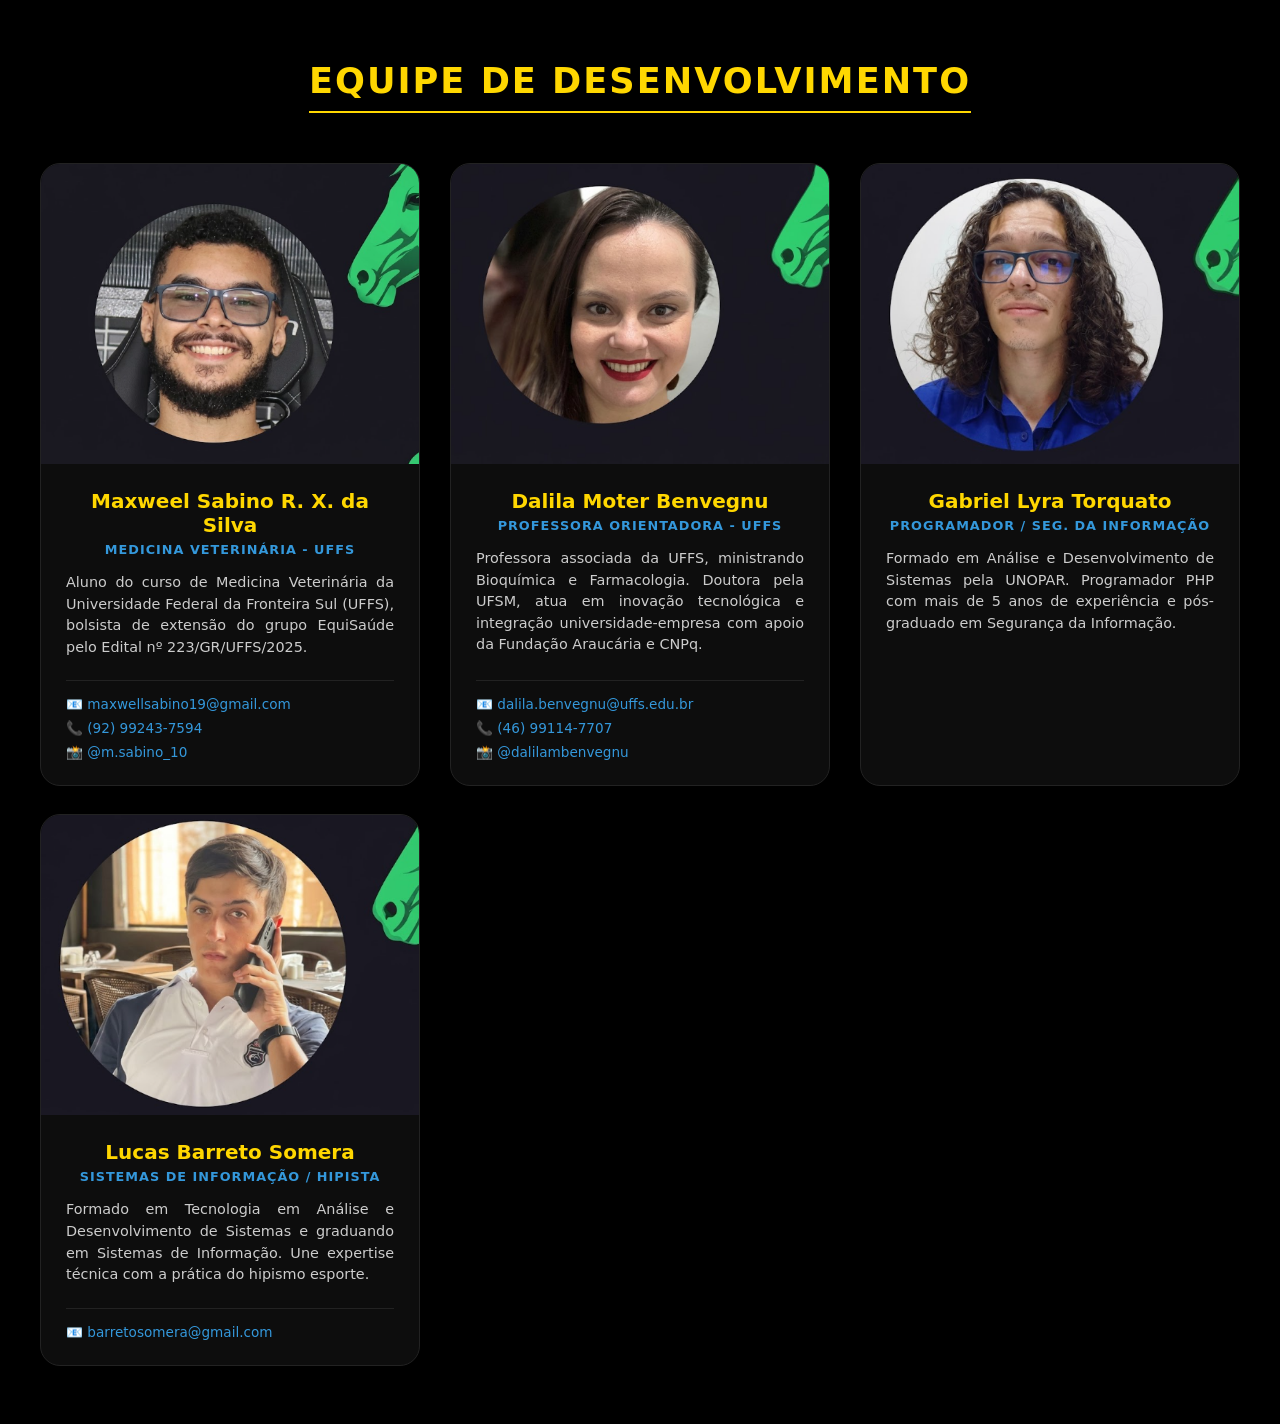
<file: desenvolvedores.html>
<!DOCTYPE html>
<html lang="en">
<head>
    <meta charset="UTF-8">
    <meta name="viewport" content="width=device-width, initial-scale=1.0">
    <title>Document</title>
    <link rel="stylesheet" href="src/css/desenvolvedores.css">
</head>
<body>
    <section class="dev-section">
    <h1 class="main-title">Equipe de Desenvolvimento</h1>

    <div class="dev-grid">
        
        <div class="dev-card">
            <div class="dev-photo">
                <img src="src/img/maxweel.desen1.png" alt="Maxweel Sabino">
            </div>
            <div class="dev-info">
                <h2 class="dev-name">Maxweel Sabino R. X. da Silva</h2>
                <span class="dev-role">Medicina Veterinária - UFFS</span>
                <p class="dev-bio">Aluno do curso de Medicina Veterinária da Universidade Federal da Fronteira Sul (UFFS), bolsista de extensão do grupo EquiSaúde pelo Edital nº 223/GR/UFFS/2025.</p>
                
                <div class="dev-contact">
                    <a href="mailto:maxwellsabino19@gmail.com">📧 maxwellsabino19@gmail.com</a>
                    <a href="https://wa.me/5592992437594">📞 (92) 99243-7594</a>
                    <a href="https://instagram.com/m.sabino_10" target="_blank">📸 @m.sabino_10</a>
                </div>
            </div>
        </div>

        <div class="dev-card">
            <div class="dev-photo">
                <img src="src/img/daliladesen2.png" alt="Dalila Benvegnu">
            </div>
            <div class="dev-info">
                <h2 class="dev-name">Dalila Moter Benvegnu</h2>
                <span class="dev-role">Professora Orientadora - UFFS</span>
                <p class="dev-bio">Professora associada da UFFS, ministrando Bioquímica e Farmacologia. Doutora pela UFSM, atua em inovação tecnológica e integração universidade-empresa com apoio da Fundação Araucária e CNPq.</p>
                
                <div class="dev-contact">
                    <a href="mailto:dalila.benvegnu@uffs.edu.br">📧 dalila.benvegnu@uffs.edu.br</a>
                    <a href="tel:46991147707">📞 (46) 99114-7707</a>
                    <a href="https://instagram.com/dalilambenvegnu" target="_blank">📸 @dalilambenvegnu</a>
                </div>
            </div>
        </div>

        <div class="dev-card">
            <div class="dev-photo">
                <img src="src/img/gabrieldesen3.png" alt="Gabriel Lyra">
            </div>
            <div class="dev-info">
                <h2 class="dev-name">Gabriel Lyra Torquato</h2>
                <span class="dev-role">Programador / Seg. da Informação</span>
                <p class="dev-bio">Formado em Análise e Desenvolvimento de Sistemas pela UNOPAR. Programador PHP com mais de 5 anos de experiência e pós-graduado em Segurança da Informação.</p>
                </div>
        </div>

        <div class="dev-card">
            <div class="dev-photo">
                <img src="src/img/lucasdesen4.png" alt="Lucas Barreto">
            </div>
            <div class="dev-info">
                <h2 class="dev-name">Lucas Barreto Somera</h2>
                <span class="dev-role">Sistemas de Informação / Hipista</span>
                <p class="dev-bio">Formado em Tecnologia em Análise e Desenvolvimento de Sistemas e graduando em Sistemas de Informação. Une expertise técnica com a prática do hipismo esporte.</p>
                
                <div class="dev-contact">
                    <a href="mailto:barretosomera@gmail.com">📧 barretosomera@gmail.com</a>
                </div>
            </div>
        </div>

    </div>
</section>

<style>
</file>
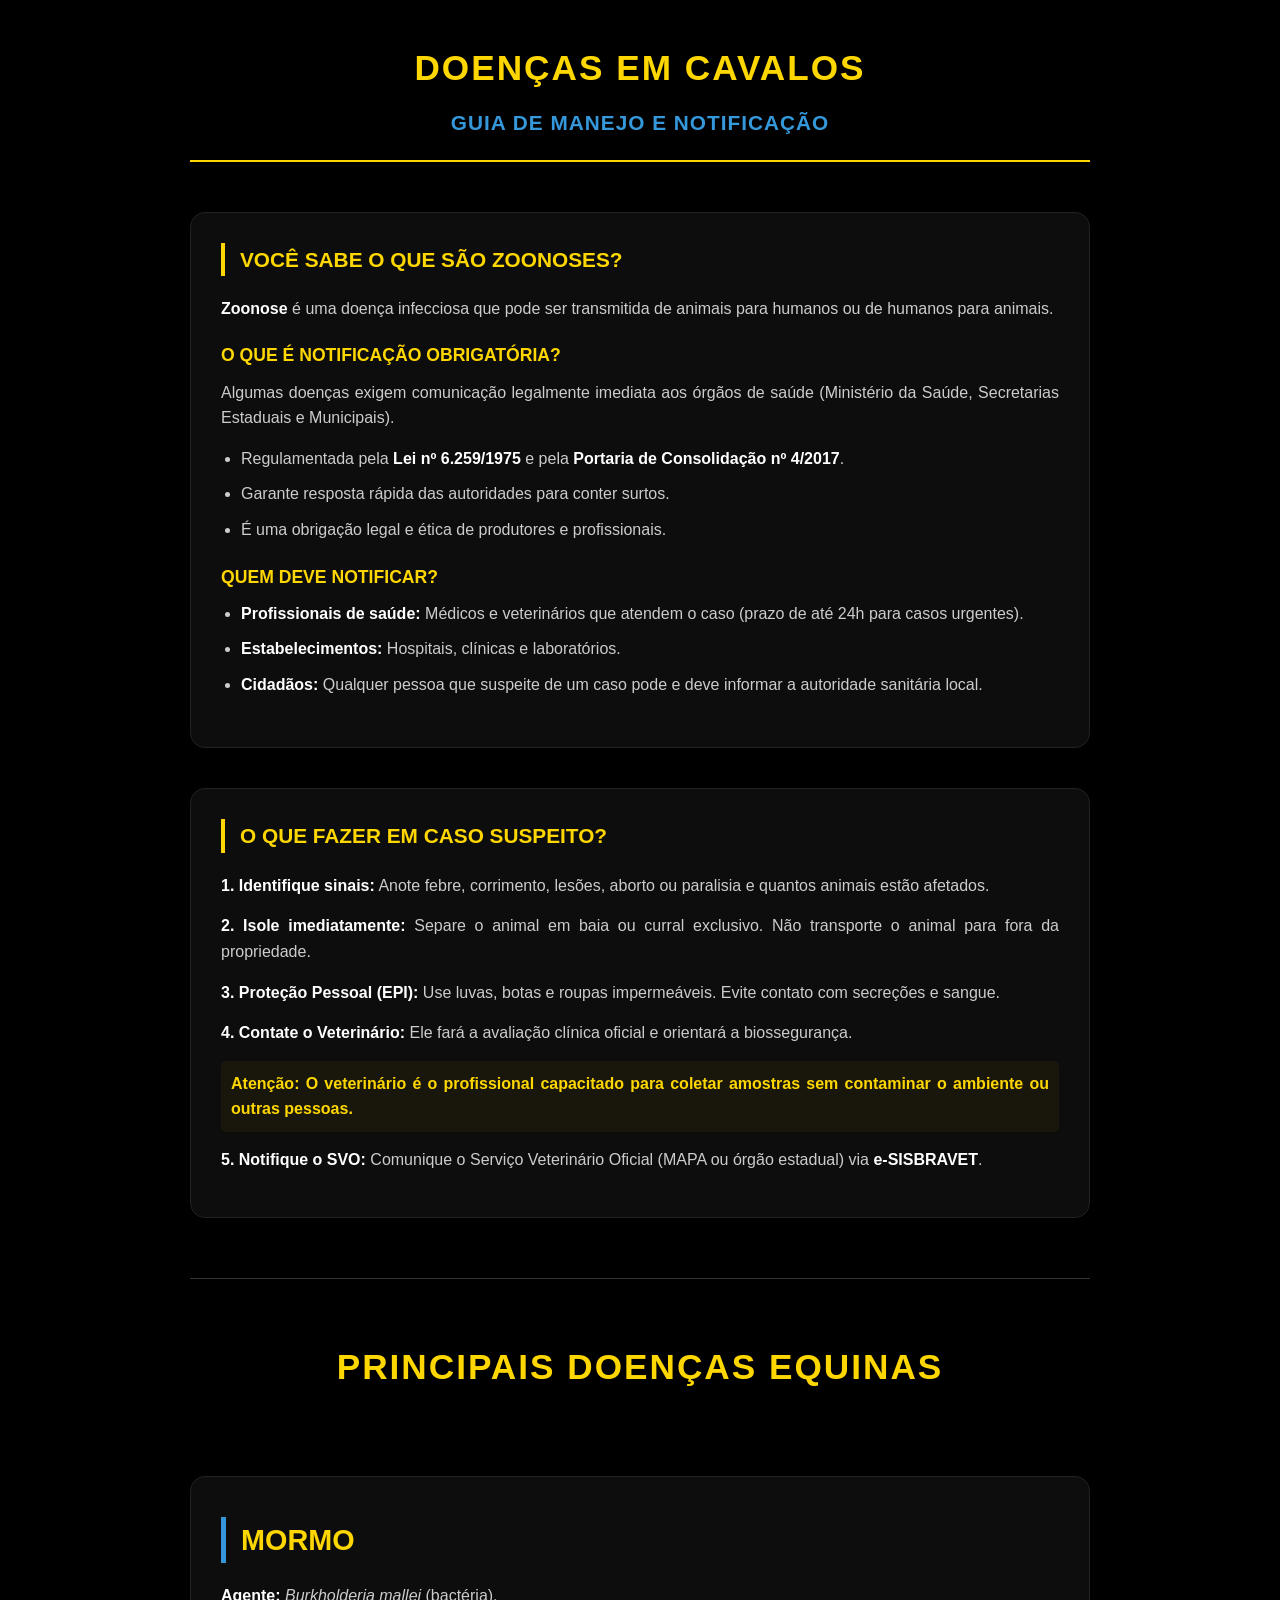
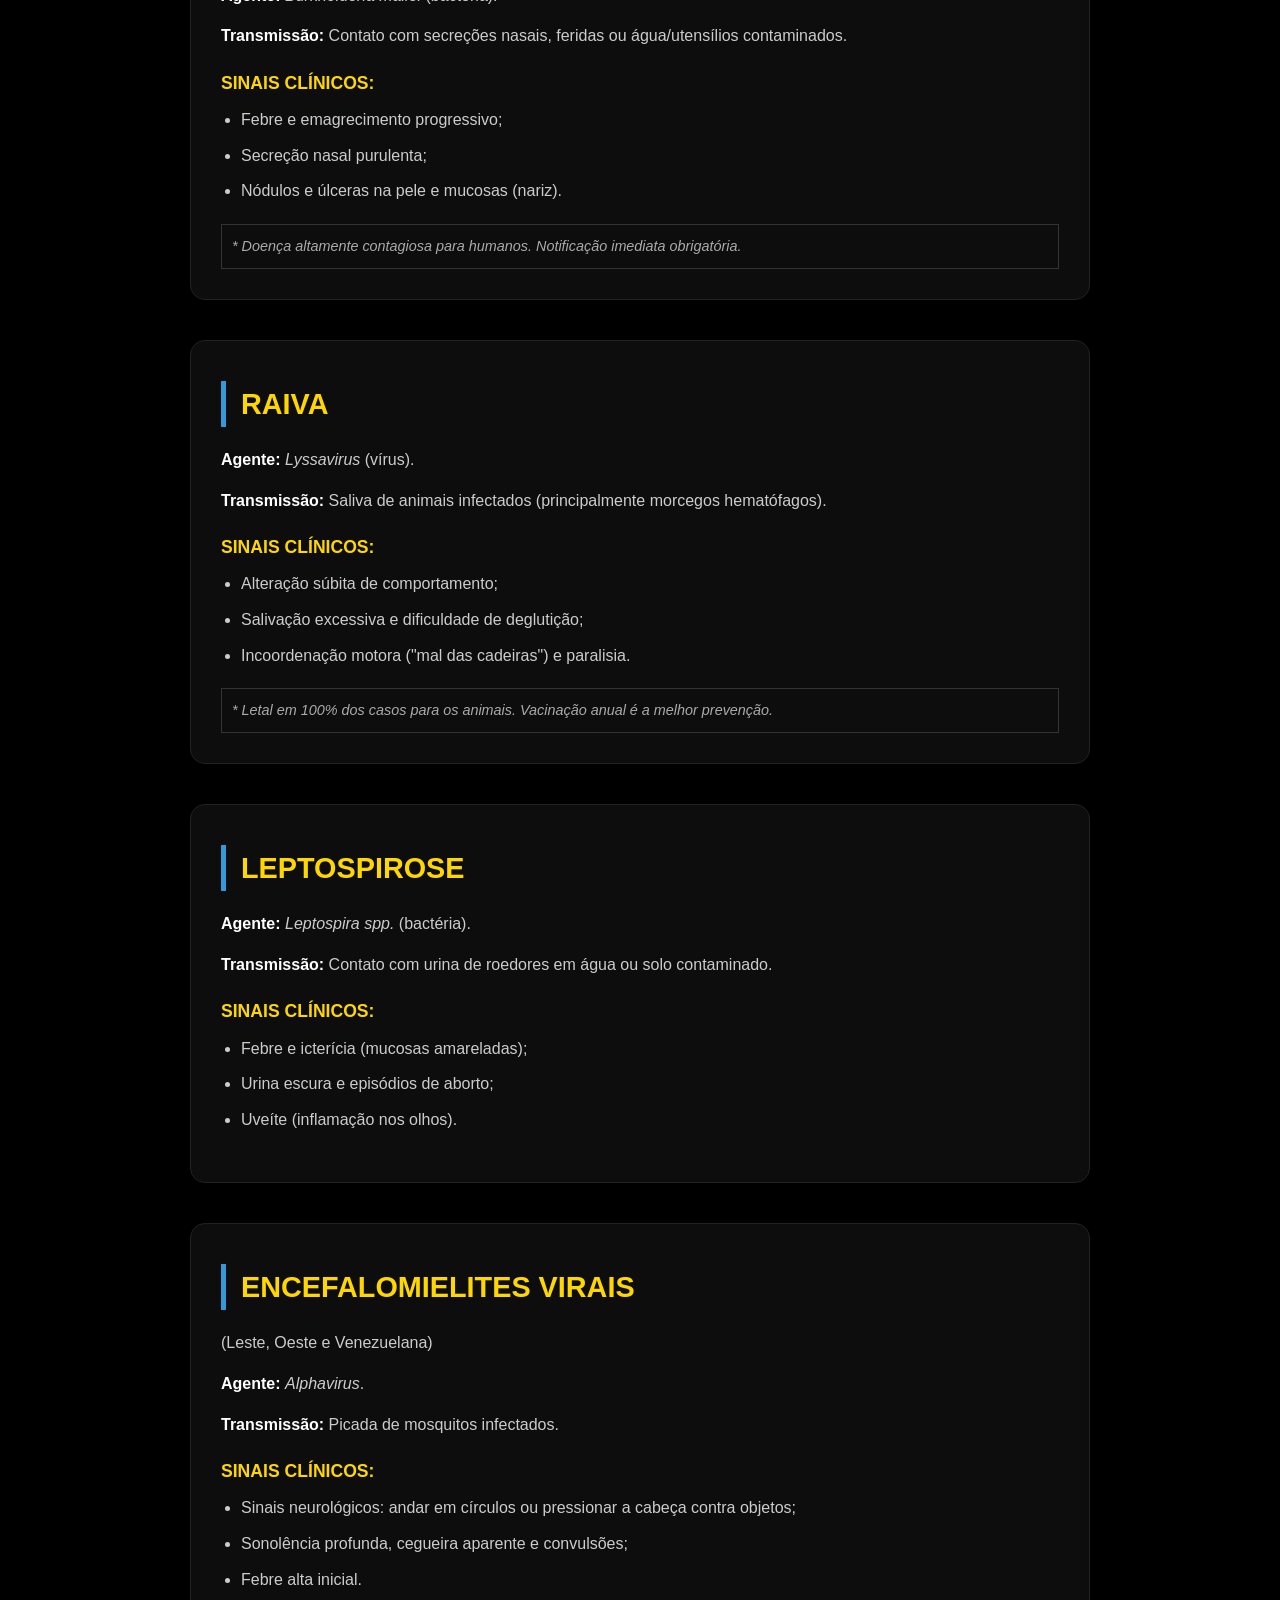
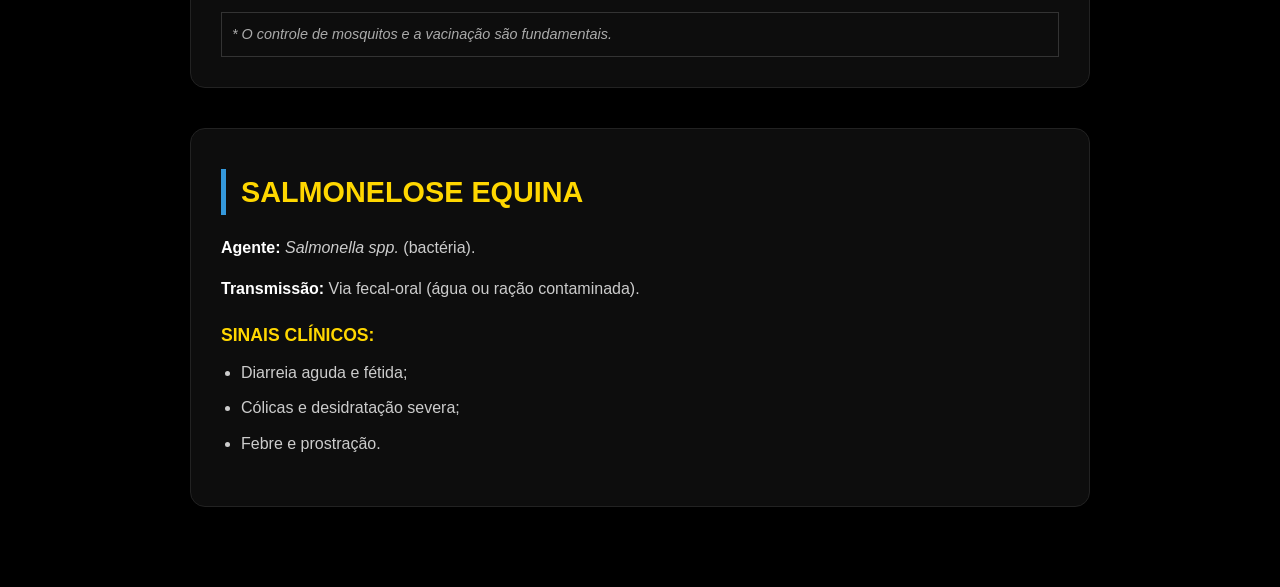
<file: doencasemcavalos.html>
<!DOCTYPE html>
<html lang="pt-br">
<head>
    <meta charset="UTF-8">
    <meta name="viewport" content="width=device-width, initial-scale=1.0">
    <title>Doenças em Cavalos - Guia de Notificação</title>
    <link rel="stylesheet" href="src/css/doencasemcavalos.css">
    
</head>
<body>

<div class="container">
    <header class="section-header">
        <h1 class="main-title">Doenças em Cavalos</h1>
        <h2 class="sub-title">Guia de Manejo e Notificação</h2>
    </header>

    <section class="content-box">
        <h2 class="highlight-title">Você sabe o que são zoonoses?</h2>
        <p><strong>Zoonose</strong> é uma doença infecciosa que pode ser transmitida de animais para humanos ou de humanos para animais.</p>
        
        <h3>O que é Notificação Obrigatória?</h3>
        <p>Algumas doenças exigem comunicação legalmente imediata aos órgãos de saúde (Ministério da Saúde, Secretarias Estaduais e Municipais).</p>
        
        <ul>
            <li>Regulamentada pela <strong>Lei nº 6.259/1975</strong> e pela <strong>Portaria de Consolidação nº 4/2017</strong>.</li>
            <li>Garante resposta rápida das autoridades para conter surtos.</li>
            <li>É uma obrigação legal e ética de produtores e profissionais.</li>
        </ul>

        <h3>Quem deve notificar?</h3>
        <ul>
            <li><strong>Profissionais de saúde:</strong> Médicos e veterinários que atendem o caso (prazo de até 24h para casos urgentes).</li>
            <li><strong>Estabelecimentos:</strong> Hospitais, clínicas e laboratórios.</li>
            <li><strong>Cidadãos:</strong> Qualquer pessoa que suspeite de um caso pode e deve informar a autoridade sanitária local.</li>
        </ul>
    </section>

    <section class="content-box">
        <h2 class="highlight-title">O que fazer em caso suspeito?</h2>
        
        <p><strong>1. Identifique sinais:</strong> Anote febre, corrimento, lesões, aborto ou paralisia e quantos animais estão afetados.</p>
        <p><strong>2. Isole imediatamente:</strong> Separe o animal em baia ou curral exclusivo. Não transporte o animal para fora da propriedade.</p>
        <p><strong>3. Proteção Pessoal (EPI):</strong> Use luvas, botas e roupas impermeáveis. Evite contato com secreções e sangue.</p>
        <p><strong>4. Contate o Veterinário:</strong> Ele fará a avaliação clínica oficial e orientará a biossegurança.</p>
        <p class="important-note">Atenção: O veterinário é o profissional capacitado para coletar amostras sem contaminar o ambiente ou outras pessoas.</p>
        <p><strong>5. Notifique o SVO:</strong> Comunique o Serviço Veterinário Oficial (MAPA ou órgão estadual) via <strong>e-SISBRAVET</strong>.</p>
    </section>

    <div class="divider"></div>

    <header class="section-header" style="border: none;">
        <h1 class="main-title">Principais Doenças Equinas</h1>
    </header>

    <article class="content-box">
        <h2 class="disease-title">Mormo</h2>
        <p><strong>Agente:</strong> <em>Burkholderia mallei</em> (bactéria).</p>
        <p><strong>Transmissão:</strong> Contato com secreções nasais, feridas ou água/utensílios contaminados.</p>
        <h3>Sinais Clínicos:</h3>
        <ul>
            <li>Febre e emagrecimento progressivo;</li>
            <li>Secreção nasal purulenta;</li>
            <li>Nódulos e úlceras na pele e mucosas (nariz).</li>
        </ul>
        <span class="clinical-warning">* Doença altamente contagiosa para humanos. Notificação imediata obrigatória.</span>
    </article>

    <article class="content-box">
        <h2 class="disease-title">Raiva</h2>
        <p><strong>Agente:</strong> <em>Lyssavirus</em> (vírus).</p>
        <p><strong>Transmissão:</strong> Saliva de animais infectados (principalmente morcegos hematófagos).</p>
        <h3>Sinais Clínicos:</h3>
        <ul>
            <li>Alteração súbita de comportamento;</li>
            <li>Salivação excessiva e dificuldade de deglutição;</li>
            <li>Incoordenação motora ("mal das cadeiras") e paralisia.</li>
        </ul>
        <span class="clinical-warning">* Letal em 100% dos casos para os animais. Vacinação anual é a melhor prevenção.</span>
    </article>

    <article class="content-box">
        <h2 class="disease-title">Leptospirose</h2>
        <p><strong>Agente:</strong> <em>Leptospira spp.</em> (bactéria).</p>
        <p><strong>Transmissão:</strong> Contato com urina de roedores em água ou solo contaminado.</p>
        <h3>Sinais Clínicos:</h3>
        <ul>
            <li>Febre e icterícia (mucosas amareladas);</li>
            <li>Urina escura e episódios de aborto;</li>
            <li>Uveíte (inflamação nos olhos).</li>
        </ul>
    </article>

    <article class="content-box">
        <h2 class="disease-title">Encefalomielites Virais</h2>
        <p>(Leste, Oeste e Venezuelana)</p>
        <p><strong>Agente:</strong> <em>Alphavirus</em>.</p>
        <p><strong>Transmissão:</strong> Picada de mosquitos infectados.</p>
        <h3>Sinais Clínicos:</h3>
        <ul>
            <li>Sinais neurológicos: andar em círculos ou pressionar a cabeça contra objetos;</li>
            <li>Sonolência profunda, cegueira aparente e convulsões;</li>
            <li>Febre alta inicial.</li>
        </ul>
        <span class="clinical-warning">* O controle de mosquitos e a vacinação são fundamentais.</span>
    </article>

    <article class="content-box">
        <h2 class="disease-title">Salmonelose Equina</h2>
        <p><strong>Agente:</strong> <em>Salmonella spp.</em> (bactéria).</p>
        <p><strong>Transmissão:</strong> Via fecal-oral (água ou ração contaminada).</p>
        <h3>Sinais Clínicos:</h3>
        <ul>
            <li>Diarreia aguda e fétida;</li>
            <li>Cólicas e desidratação severa;</li>
            <li>Febre e prostração.</li>
        </ul>
    </article>

</div>

</body>
</html>
</file>
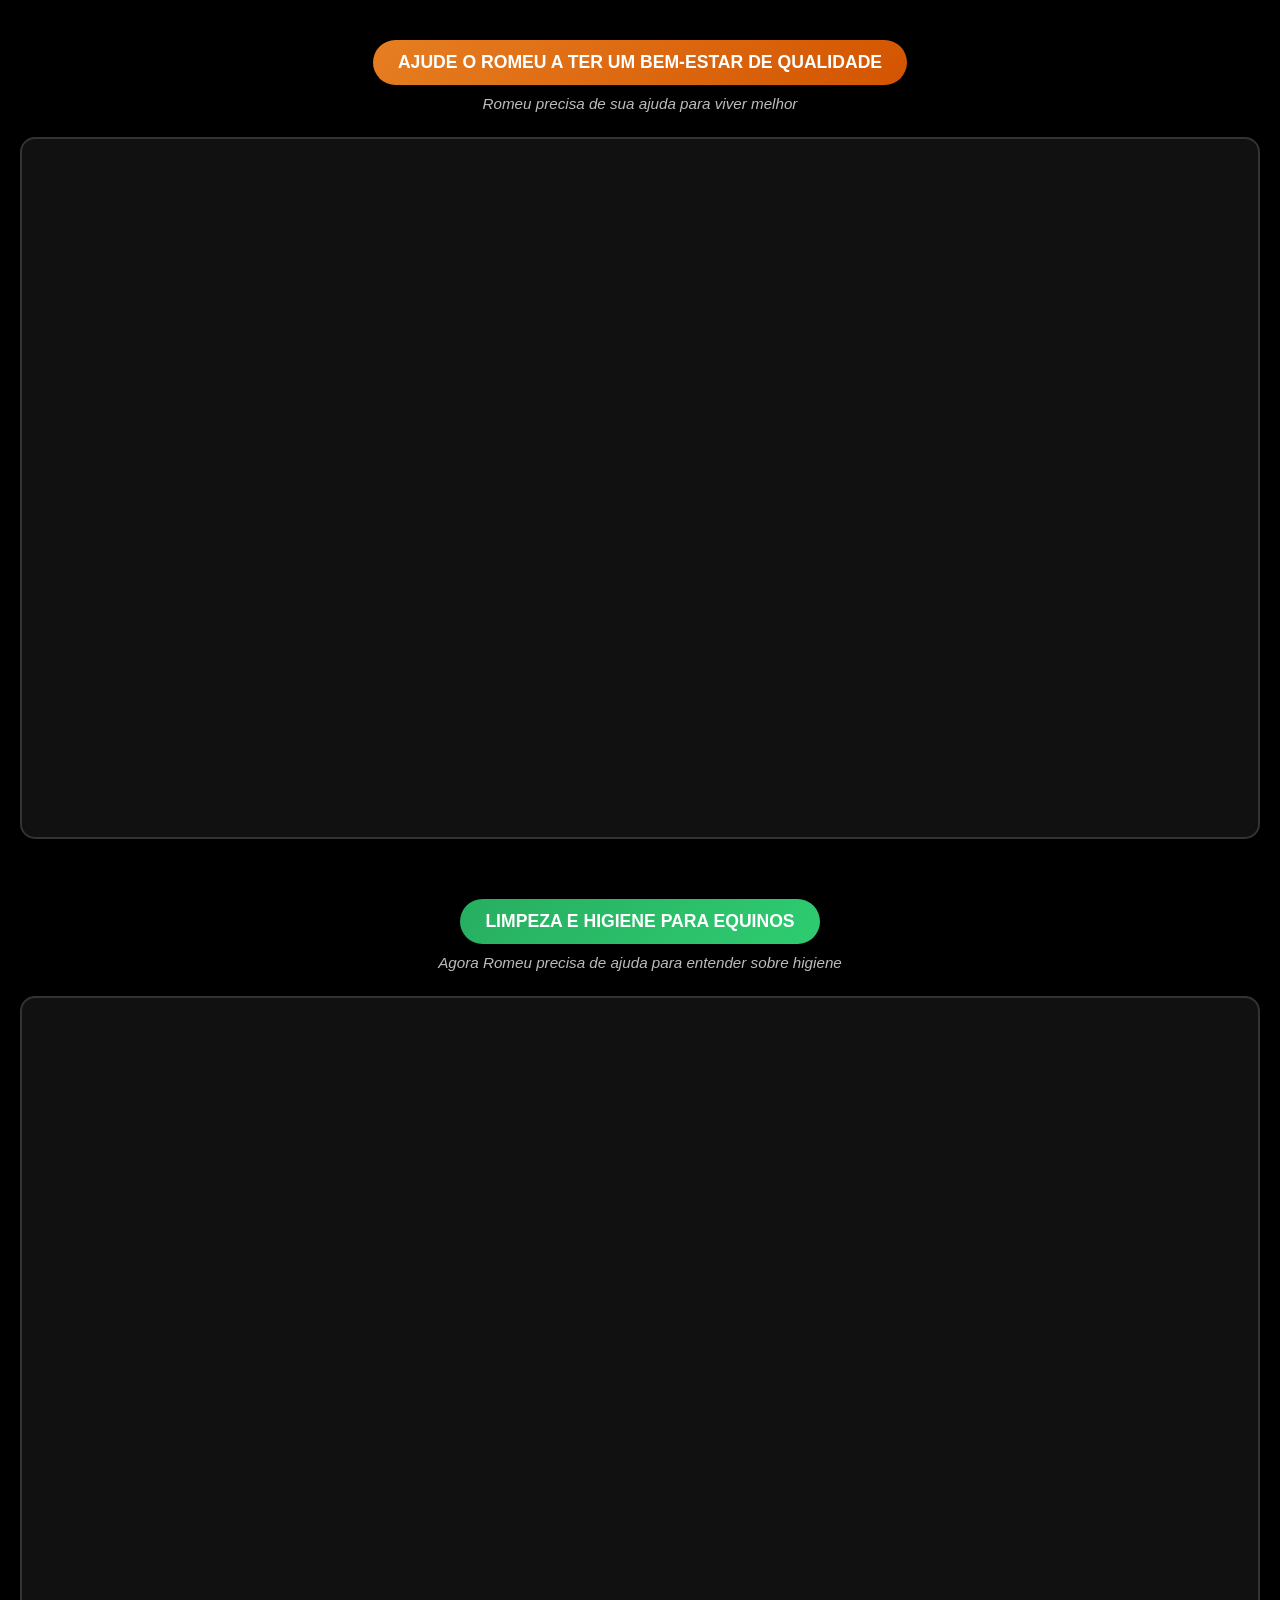
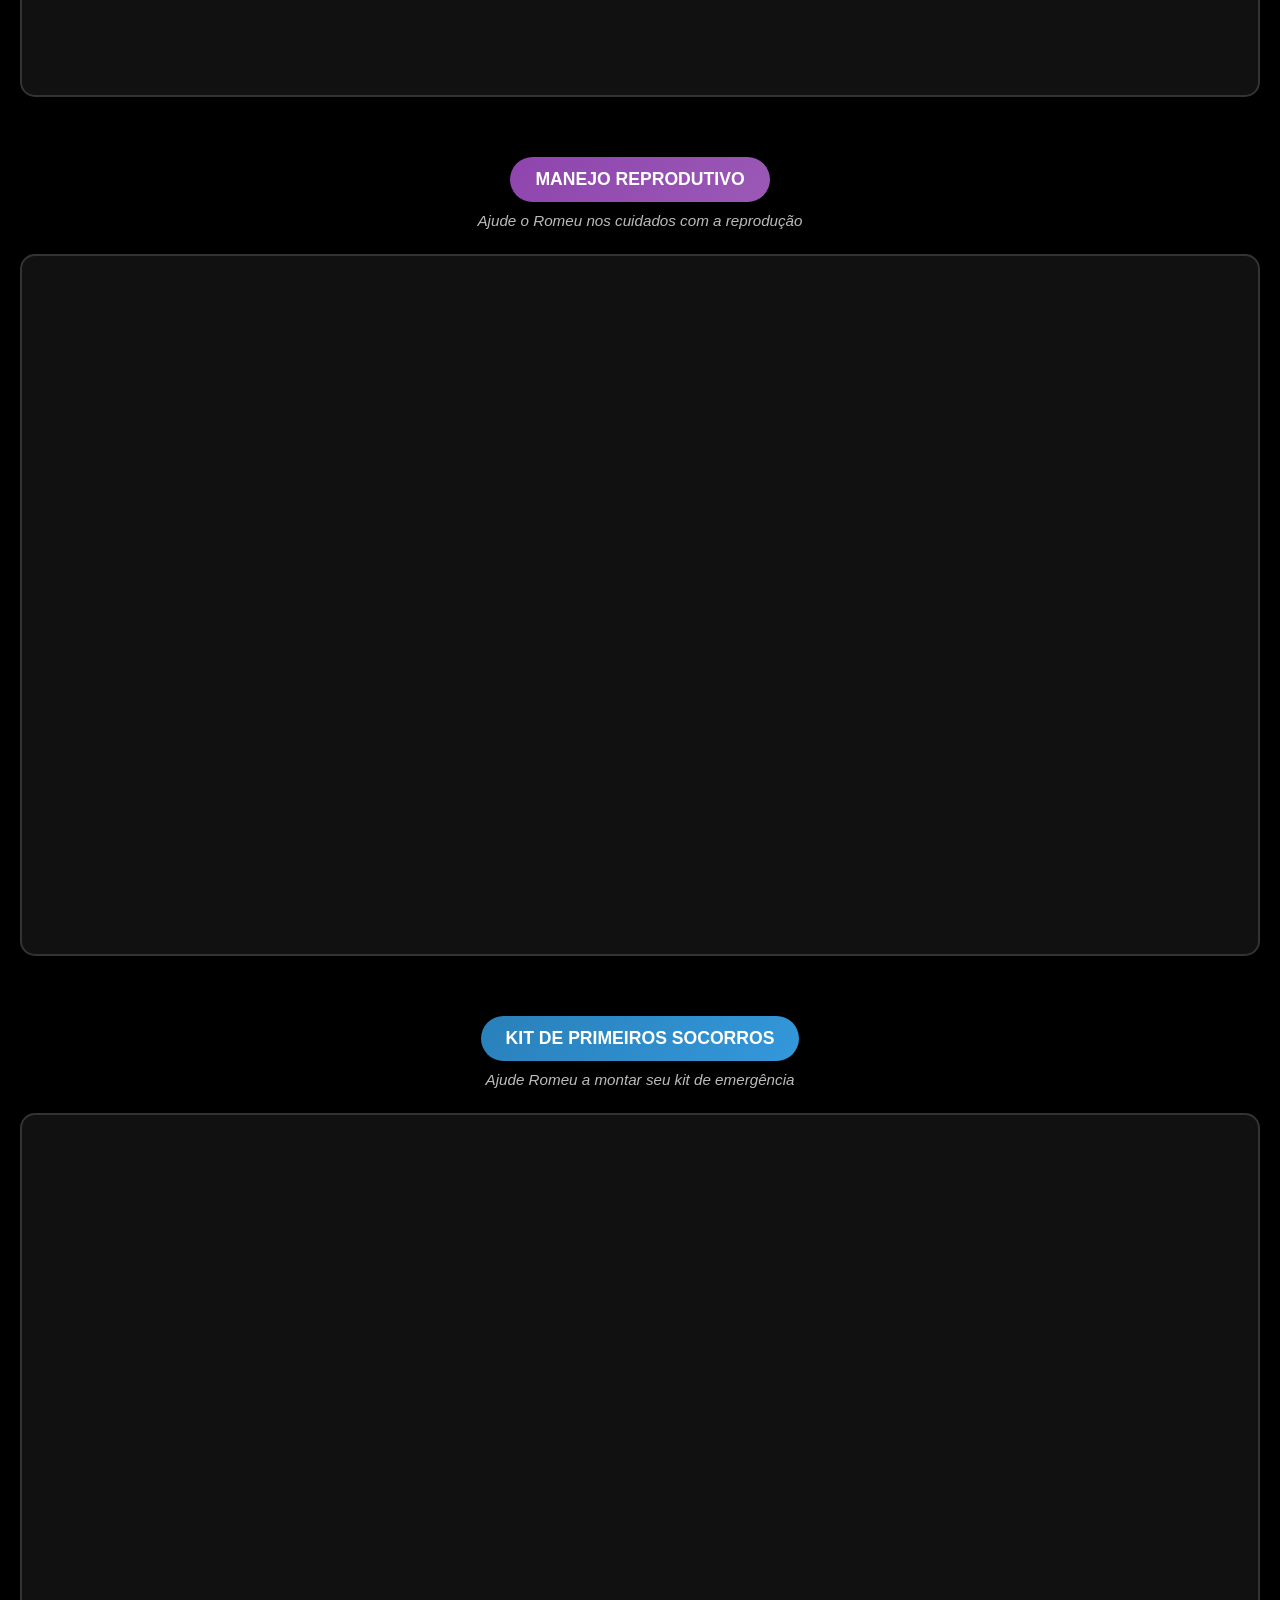
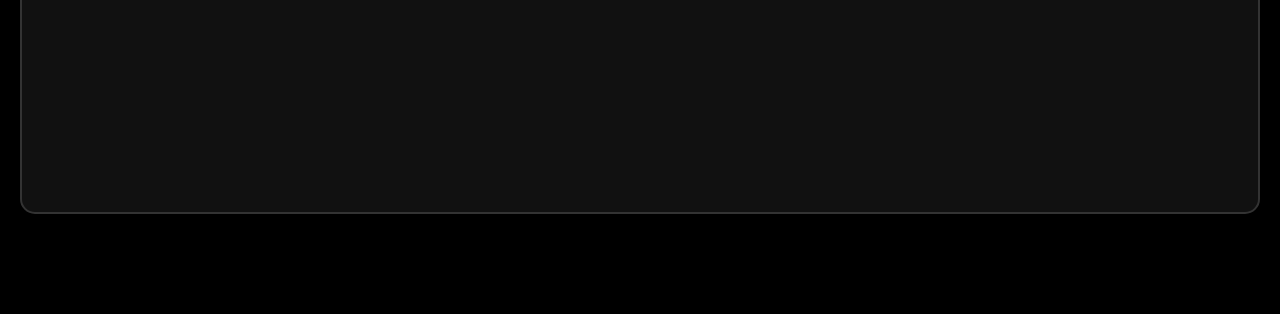
<file: joguecomromeu.html>
<!DOCTYPE html>
<html lang="en">
<head>
    <meta charset="UTF-8">
    <meta name="viewport" content="width=device-width, initial-scale=1.0">
    <title>Document</title>
    <link rel="stylesheet" href="src/css/joguecomromeu.css">
</head>
<body>
    <div class="secao-interativa">
    
    <div class="botao-tema btn-bem-estar">Ajude o Romeu a ter um bem-estar de qualidade</div>
    <div class="subtitulo-jogo">Romeu precisa de sua ajuda para viver melhor</div>
    
    <div class="genially-container">
        <iframe title="Escape Game Agente Secreto" 
                src="https://view.genially.com/6952e15804a605aad750fa33" 
                allowfullscreen="true">
        </iframe>
    </div>

    <div class="botao-tema btn-higiene">Limpeza e Higiene para Equinos</div>
    <div class="subtitulo-jogo">Agora Romeu precisa de ajuda para entender sobre higiene</div>
    
    <div class="genially-container">
        <iframe title="ROMEU" 
                src="https://view.genially.com/695302687925b4e1781ed2b9" 
                allowfullscreen="true">
        </iframe>
    </div>

    <div class="botao-tema btn-reproducao">Manejo Reprodutivo</div>
    <div class="subtitulo-jogo">Ajude o Romeu nos cuidados com a reprodução</div>
    
    <div class="genially-container">
        <iframe title="AJUDE O ROMEU" 
                src="https://view.genially.com/695335f368f005afdab3cdd5" 
                allowfullscreen="true">
        </iframe>
    </div>

    <div class="botao-tema btn-kit">Kit de Primeiros Socorros</div>
    <div class="subtitulo-jogo">Ajude Romeu a montar seu kit de emergência</div>
    
    <div class="genially-container">
        <iframe title="AJUDE O ROMEU A MONTAR SEU KIT DE PRIMEIROS SOCORROS" 
                src="https://view.genially.com/6953d493963dee4f07b83e15" 
                allowfullscreen="true">
        </iframe>
    </div>

</div>
</body>
</html>
</file>
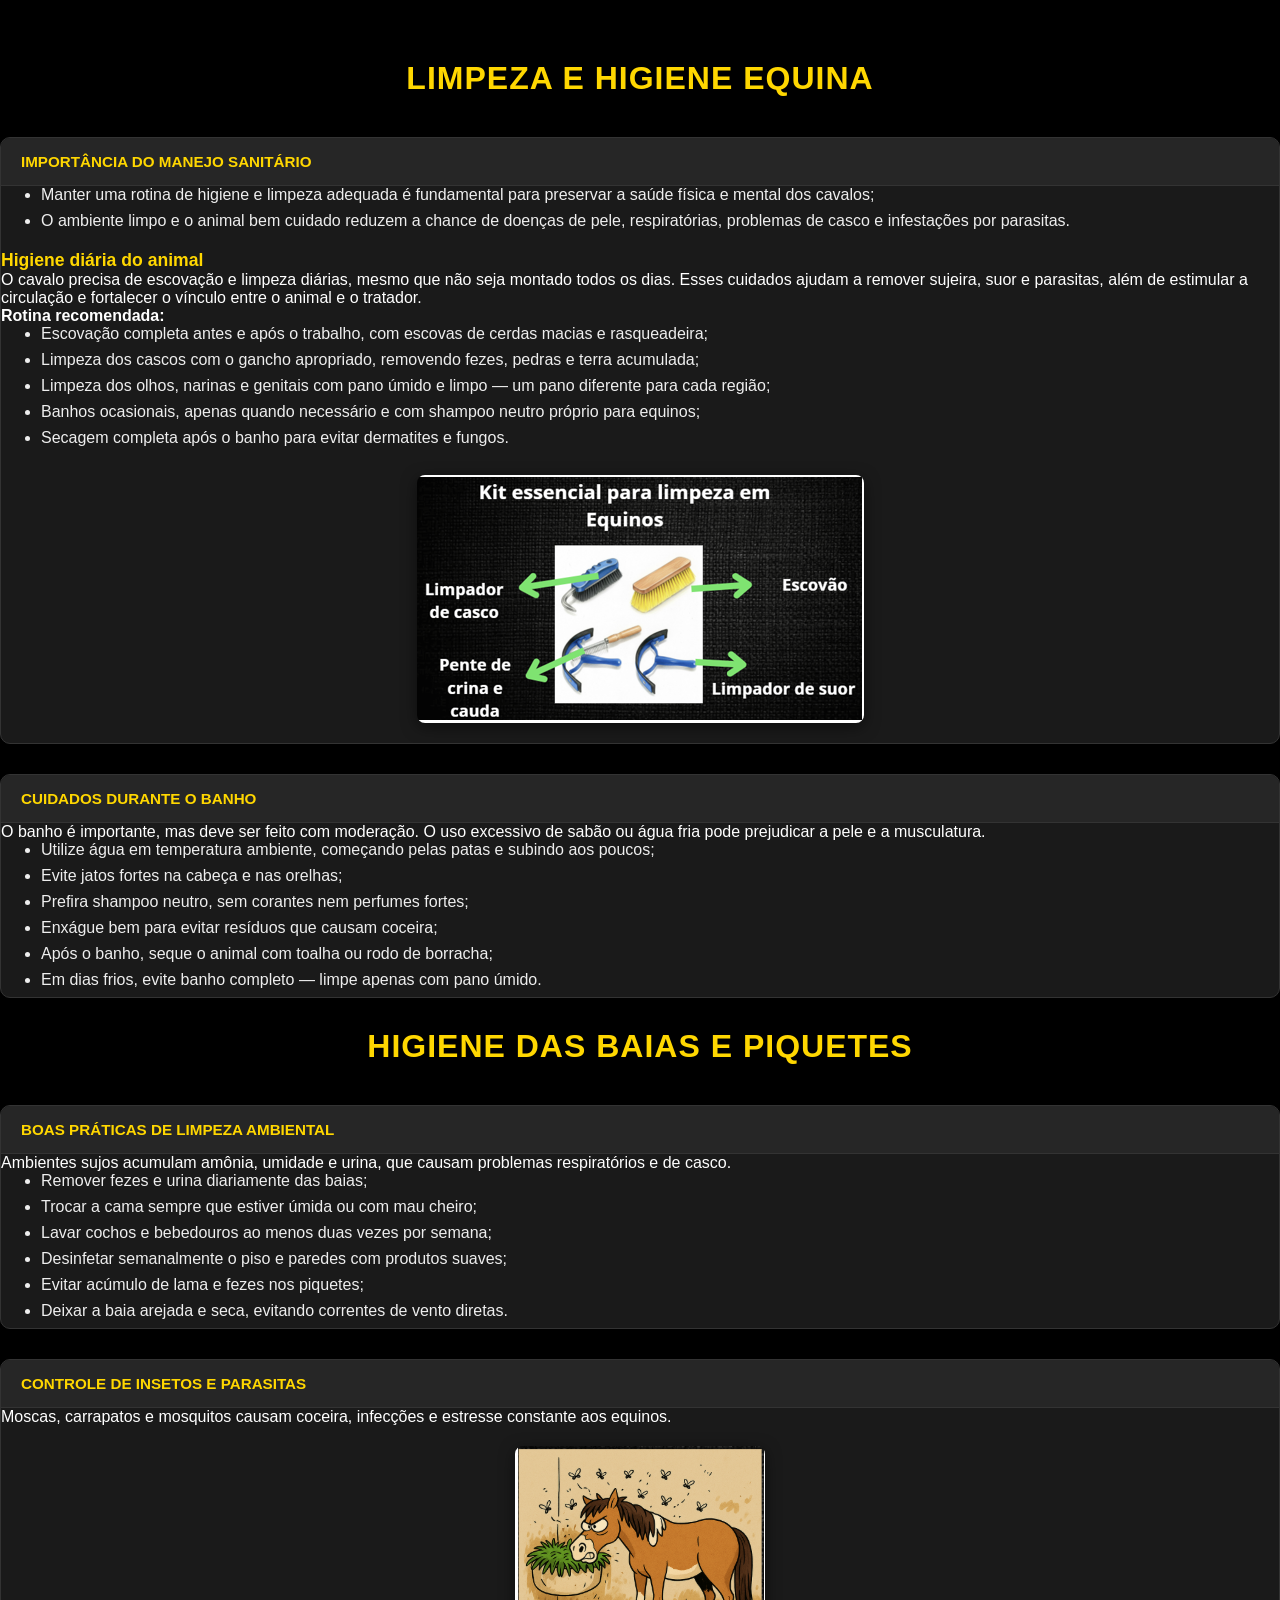
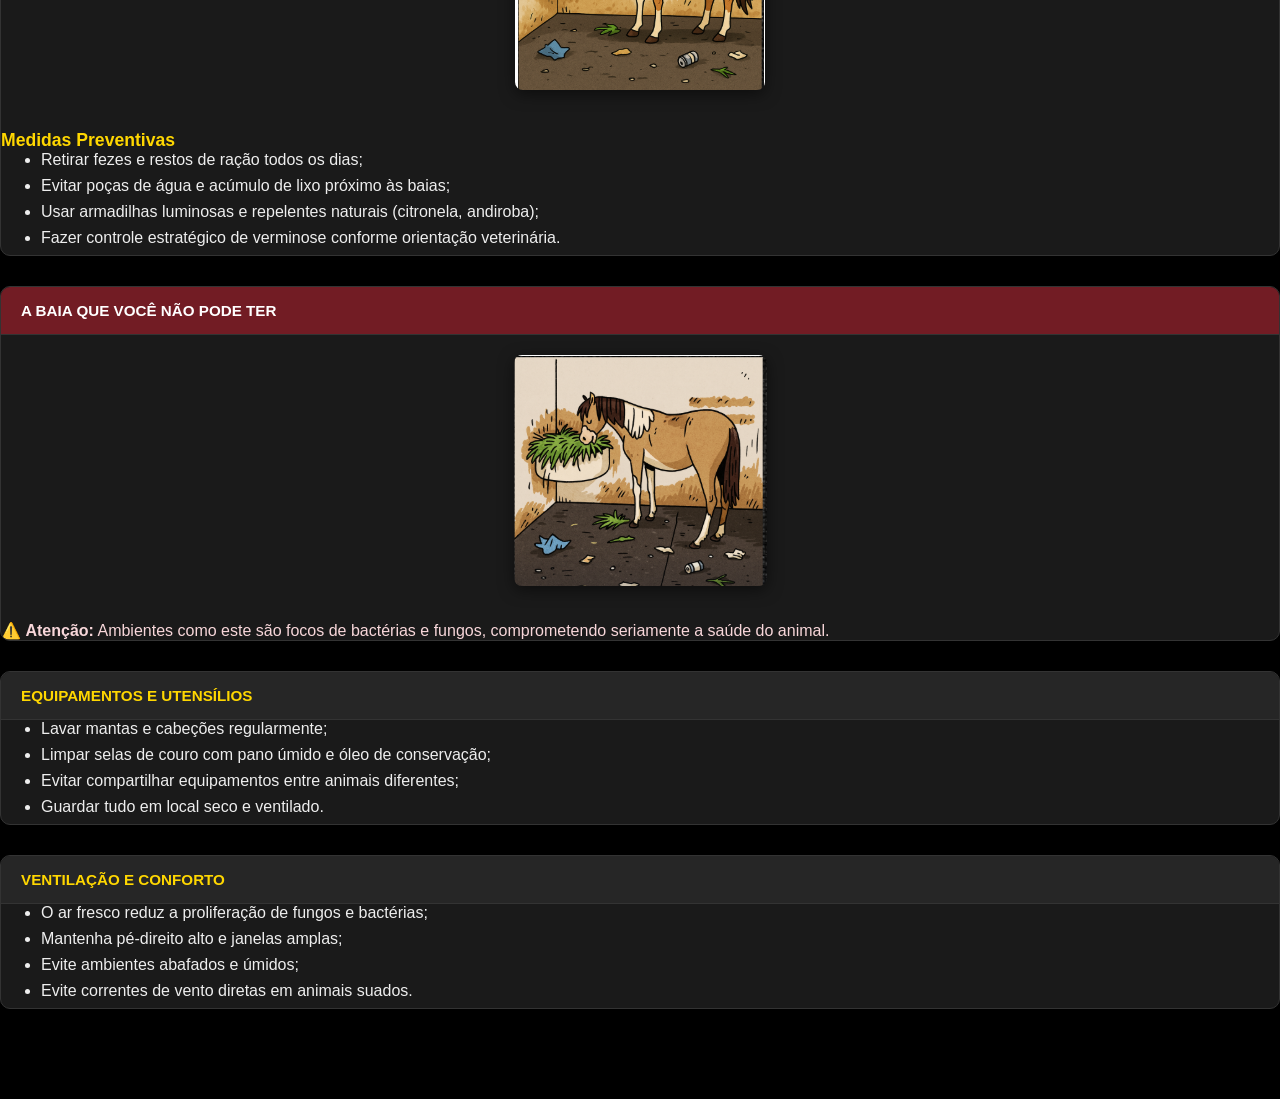
<file: limpezaehigieneequina.html>
<!DOCTYPE html>
<html lang="en">
<head>
    <meta charset="UTF-8">
    <meta name="viewport" content="width=device-width, initial-scale=1.0">
    <title>Document</title>
    <link rel="stylesheet" href="src/css/limpezaehigiene.css">
</head>
<body>
    <div class="container-fluid black-section">
    <div class="container">
        <h1 class="main-title">Limpeza e Higiene Equina</h1>
        
        <div class="card">
            <div class="card-header">Importância do Manejo Sanitário</div>
            <div class="card-body">
                <ul>
                    <li>Manter uma rotina de higiene e limpeza adequada é fundamental para preservar a saúde física e mental dos cavalos;</li>
                    <li>O ambiente limpo e o animal bem cuidado reduzem a chance de doenças de pele, respiratórias, problemas de casco e infestações por parasitas.</li>
                </ul>

                <p class="topic-highlight">Higiene diária do animal</p>
                <p>O cavalo precisa de escovação e limpeza diárias, mesmo que não seja montado todos os dias. Esses cuidados ajudam a remover sujeira, suor e parasitas, além de estimular a circulação e fortalecer o vínculo entre o animal e o tratador.</p>
                
                <p><strong>Rotina recomendada:</strong></p>
                <ul>
                    <li>Escovação completa antes e após o trabalho, com escovas de cerdas macias e rasqueadeira;</li>
                    <li>Limpeza dos cascos com o gancho apropriado, removendo fezes, pedras e terra acumulada;</li>
                    <li>Limpeza dos olhos, narinas e genitais com pano úmido e limpo — um pano diferente para cada região;</li>
                    <li>Banhos ocasionais, apenas quando necessário e com shampoo neutro próprio para equinos;</li>
                    <li>Secagem completa após o banho para evitar dermatites e fungos.</li>
                </ul>

                <div class="img-container">
                    <img src="src/img/kitlimpeza.png" alt="Kit Essencial para Limpeza em Equinos">
                </div>
            </div>
        </div>

        <div class="row">
            <div class="col-lg-12">
                <div class="card">
                    <div class="card-header">Cuidados durante o banho</div>
                    <div class="card-body">
                        <p>O banho é importante, mas deve ser feito com moderação. O uso excessivo de sabão ou água fria pode prejudicar a pele e a musculatura.</p>
                        <div class="row">
                            <div class="col-md-6">
                                <ul>
                                    <li>Utilize água em temperatura ambiente, começando pelas patas e subindo aos poucos;</li>
                                    <li>Evite jatos fortes na cabeça e nas orelhas;</li>
                                    <li>Prefira shampoo neutro, sem corantes nem perfumes fortes;</li>
                                </ul>
                            </div>
                            <div class="col-md-6">
                                <ul>
                                    <li>Enxágue bem para evitar resíduos que causam coceira;</li>
                                    <li>Após o banho, seque o animal com toalha ou rodo de borracha;</li>
                                    <li>Em dias frios, evite banho completo — limpe apenas com pano úmido.</li>
                                </ul>
                            </div>
                        </div>
                    </div>
                </div>
            </div>
        </div>

        <h1 class="main-title">Higiene das Baias e Piquetes</h1>
        
        <div class="card">
            <div class="card-header">Boas Práticas de Limpeza Ambiental</div>
            <div class="card-body">
                <p>Ambientes sujos acumulam amônia, umidade e urina, que causam problemas respiratórios e de casco.</p>
                <div class="row">
                    <div class="col-md-6">
                        <ul>
                            <li>Remover fezes e urina diariamente das baias;</li>
                            <li>Trocar a cama sempre que estiver úmida ou com mau cheiro;</li>
                            <li>Lavar cochos e bebedouros ao menos duas vezes por semana;</li>
                        </ul>
                    </div>
                    <div class="col-md-6">
                        <ul>
                            <li>Desinfetar semanalmente o piso e paredes com produtos suaves;</li>
                            <li>Evitar acúmulo de lama e fezes nos piquetes;</li>
                            <li>Deixar a baia arejada e seca, evitando correntes de vento diretas.</li>
                        </ul>
                    </div>
                </div>
            </div>
        </div>

        <div class="card">
            <div class="card-header">Controle de Insetos e Parasitas</div>
            <div class="card-body">
                <p>Moscas, carrapatos e mosquitos causam coceira, infecções e estresse constante aos equinos.</p>
                
                <div class="img-container">
                    <img src="src/img/cavalobravomosca.png" alt="Estresse causado por insetos">
                </div>

                <p class="topic-highlight">Medidas Preventivas</p>
                <ul>
                    <li>Retirar fezes e restos de ração todos os dias;</li>
                    <li>Evitar poças de água e acúmulo de lixo próximo às baias;</li>
                    <li>Usar armadilhas luminosas e repelentes naturais (citronela, andiroba);</li>
                    <li>Fazer controle estratégico de verminose conforme orientação veterinária.</li>
                </ul>
            </div>
        </div>

        <div class="card card-danger">
            <div class="card-header">A baia que você não pode ter</div>
            <div class="card-body text-center">
                <div class="img-container">
                    <img src="src/img/baiasuja.png" alt="Exemplo de baia inadequada e suja">
                </div>
                <p class="alert-text">⚠️ <strong>Atenção:</strong> Ambientes como este são focos de bactérias e fungos, comprometendo seriamente a saúde do animal.</p>
            </div>
        </div>

        <div class="row">
            <div class="col-md-6">
                <div class="card h-100">
                    <div class="card-header">Equipamentos e Utensílios</div>
                    <div class="card-body">
                        <ul>
                            <li>Lavar mantas e cabeções regularmente;</li>
                            <li>Limpar selas de couro com pano úmido e óleo de conservação;</li>
                            <li>Evitar compartilhar equipamentos entre animais diferentes;</li>
                            <li>Guardar tudo em local seco e ventilado.</li>
                        </ul>
                    </div>
                </div>
            </div>
            <div class="col-md-6">
                <div class="card h-100">
                    <div class="card-header">Ventilação e Conforto</div>
                    <div class="card-body">
                        <ul>
                            <li>O ar fresco reduz a proliferação de fungos e bactérias;</li>
                            <li>Mantenha pé-direito alto e janelas amplas;</li>
                            <li>Evite ambientes abafados e úmidos;</li>
                            <li>Evite correntes de vento diretas em animais suados.</li>
                        </ul>
                    </div>
                </div>
            </div>
        </div>
    </div>
</div>
</body>
</html>
</file>
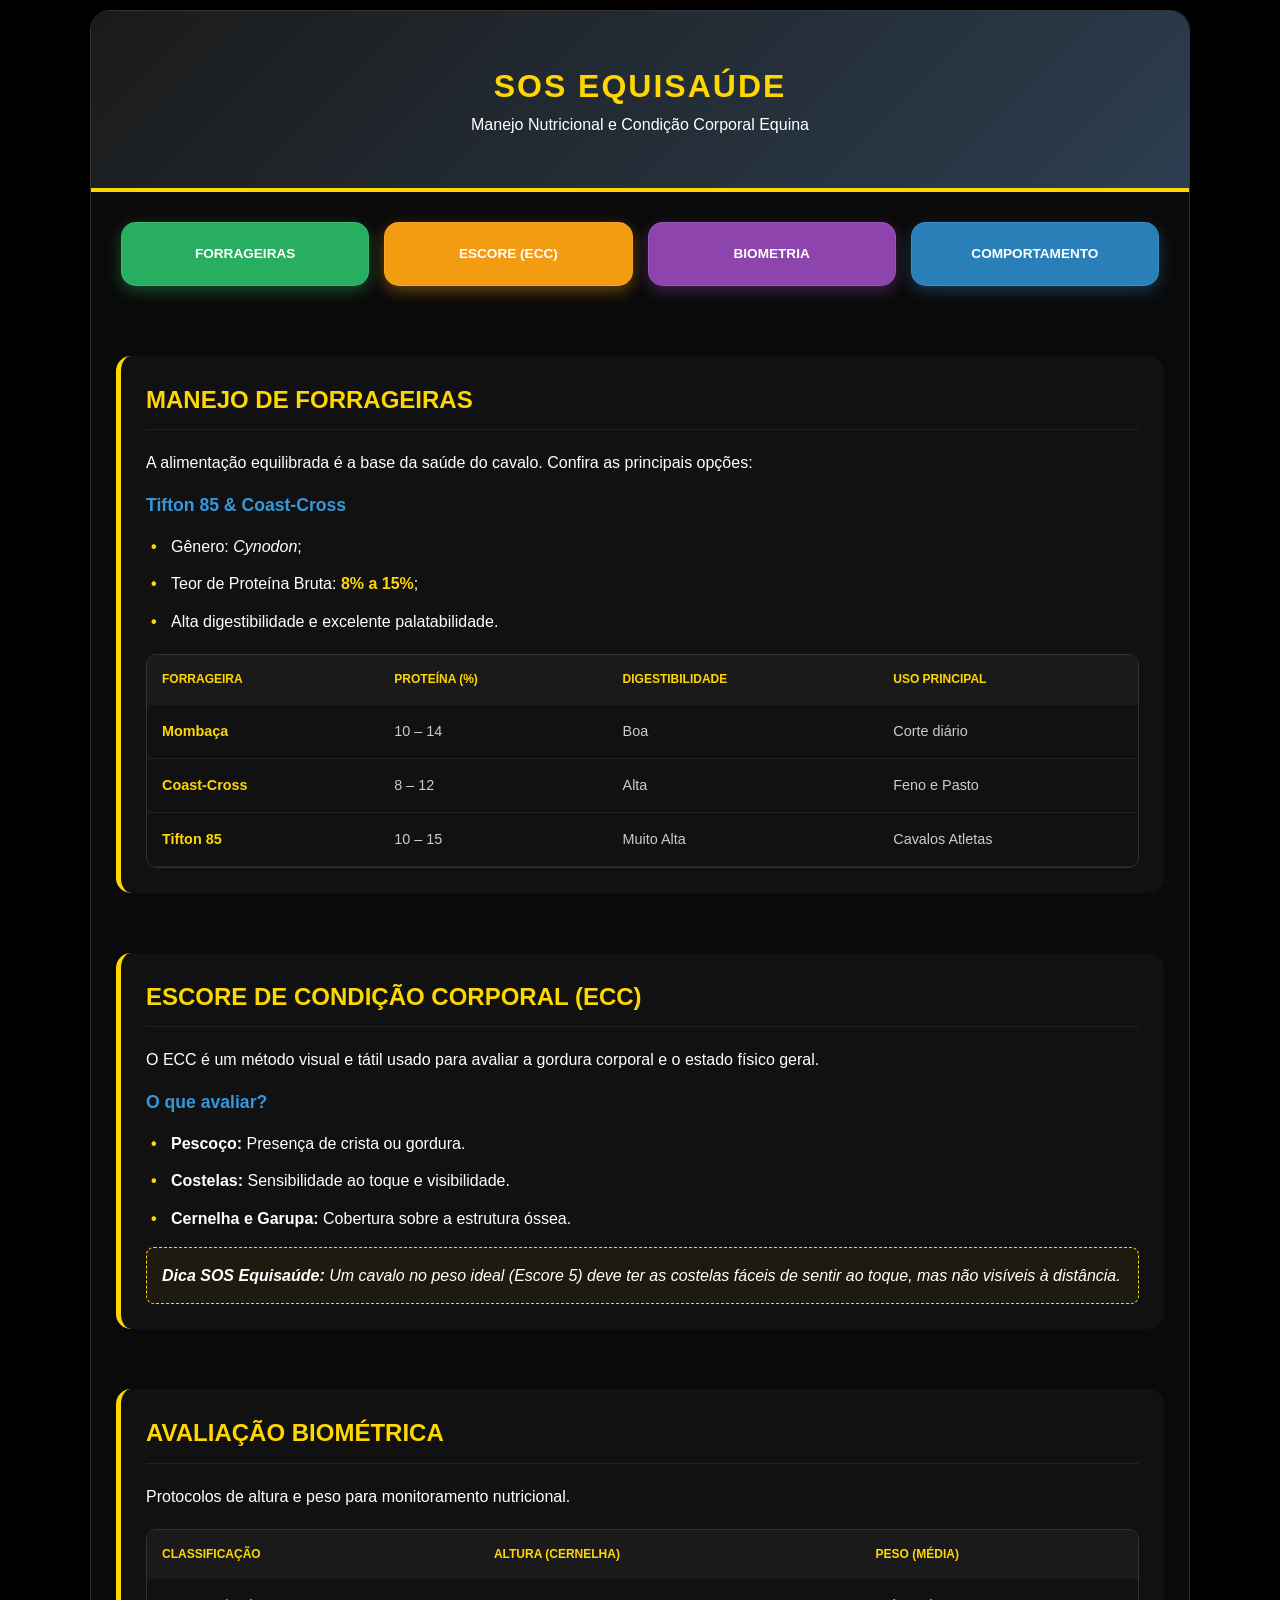
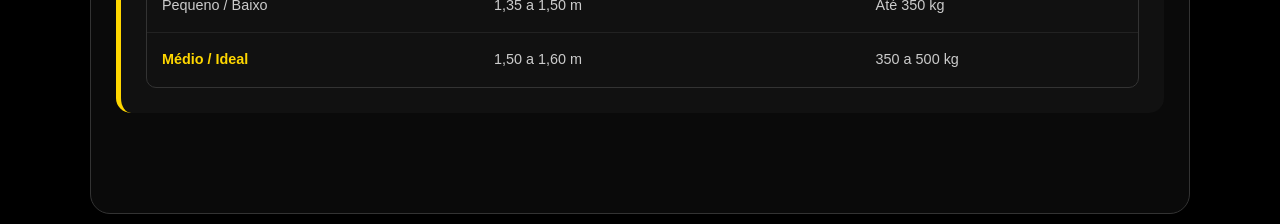
<file: manejonutricional.html>
<!DOCTYPE html>
<html lang="pt-BR">
<head>
    <meta charset="UTF-8">
    <meta name="viewport" content="width=device-width, initial-scale=1.0">
    <title>SOS Equisaúde - Manejo Nutricional</title>
    <link rel="stylesheet" href="src/css/manejonutri.css">
</head>
<body>

    <div class="container">
        <header>
            <h1>SOS EQUISAÚDE</h1>
            <p>Manejo Nutricional e Condição Corporal Equina</p>
        </header>

        <nav class="nav-menu">
            <a href="#forrageiras" class="btn-nav b-verde">Forrageiras</a>
            <a href="#ecc" class="btn-nav b-dourado">Escore (ECC)</a>
            <a href="#biometria" class="btn-nav b-roxo">Biometria</a>
            <a href="#comportamento" class="btn-nav b-azul">Comportamento</a>
        </nav>

        <div class="content">

            <section id="forrageiras">
                <h2>Manejo de Forrageiras</h2>
                <p>A alimentação equilibrada é a base da saúde do cavalo. Confira as principais opções:</p>
                
                <span class="sub-topic">Tifton 85 & Coast-Cross</span>
                <ul>
                    <li>Gênero: <em>Cynodon</em>;</li>
                    <li>Teor de Proteína Bruta: <span class="highlight">8% a 15%</span>;</li>
                    <li>Alta digestibilidade e excelente palatabilidade.</li>
                </ul>

                <div class="table-res">
                    <table>
                        <thead>
                            <tr>
                                <th>Forrageira</th>
                                <th>Proteína (%)</th>
                                <th>Digestibilidade</th>
                                <th>Uso Principal</th>
                            </tr>
                        </thead>
                        <tbody>
                            <tr>
                                <td class="highlight">Mombaça</td>
                                <td>10 – 14</td>
                                <td>Boa</td>
                                <td>Corte diário</td>
                            </tr>
                            <tr>
                                <td class="highlight">Coast-Cross</td>
                                <td>8 – 12</td>
                                <td>Alta</td>
                                <td>Feno e Pasto</td>
                            </tr>
                            <tr>
                                <td class="highlight">Tifton 85</td>
                                <td>10 – 15</td>
                                <td>Muito Alta</td>
                                <td>Cavalos Atletas</td>
                            </tr>
                        </tbody>
                    </table>
                </div>
            </section>

            <section id="ecc">
                <h2>Escore de Condição Corporal (ECC)</h2>
                <p>O ECC é um método visual e tátil usado para avaliar a gordura corporal e o estado físico geral.</p>
                
                <span class="sub-topic">O que avaliar?</span>
                <ul>
                    <li><strong>Pescoço:</strong> Presença de crista ou gordura.</li>
                    <li><strong>Costelas:</strong> Sensibilidade ao toque e visibilidade.</li>
                    <li><strong>Cernelha e Garupa:</strong> Cobertura sobre a estrutura óssea.</li>
                </ul>

                <div class="dica-box">
                    <strong>Dica SOS Equisaúde:</strong> Um cavalo no peso ideal (Escore 5) deve ter as costelas fáceis de sentir ao toque, mas não visíveis à distância.
                </div>
            </section>

            <section id="biometria">
                <h2>Avaliação Biométrica</h2>
                <p>Protocolos de altura e peso para monitoramento nutricional.</p>
                <div class="table-res">
                    <table>
                        <thead>
                            <tr>
                                <th>Classificação</th>
                                <th>Altura (Cernelha)</th>
                                <th>Peso (Média)</th>
                            </tr>
                        </thead>
                        <tbody>
                            <tr>
                                <td>Pequeno / Baixo</td>
                                <td>1,35 a 1,50 m</td>
                                <td>Até 350 kg</td>
                            </tr>
                            <tr>
                                <td class="highlight">Médio / Ideal</td>
                                <td>1,50 a 1,60 m</td>
                                <td>350 a 500 kg</td>
                            </tr>
                            <tr>
</file>
<file: src/css/index.css>
/* Estilo para centralização total e estética Dark Profissional */
        body {
            background-color: #000;
            margin: 0;
            padding: 40px 0;
            display: flex;
            flex-direction: column;
            align-items: center;
            justify-content: center;
            min-height: 100vh;
            font-family: 'Segoe UI', Tahoma, Geneva, Verdana, sans-serif;
        }

        .container {
            width: 100%;
            display: flex;
            flex-direction: column;
            align-items: center;
            gap: 25px; /* Espaço entre os botões */
        }

        .icon-link {
            text-decoration: none;
            width: 90%;
            max-width: 420px;
            display: flex;
            justify-content: center;
        }

        .icon-link img {
            width: 100%;
            height: auto;
            border-radius: 15px;
            box-shadow: 0 8px 20px rgba(0,0,0,0.6);
            transition: all 0.3s ease;
            border: 2px solid transparent;
        }

        /* Efeito de destaque ao passar o mouse */
        .icon-link img:hover {
            transform: scale(1.04);
            border-color: #ffd700; /* Destaque em dourado */
            box-shadow: 0 10px 30px rgba(255, 215, 0, 0.2);
        }

        /* Oculta o ícone de imagem quebrada se o arquivo não for encontrado */
        img:not([src]) {
            visibility: hidden;
        }
</file>
<file: src/css/antesdecomprar.css>
body {
            background-color: #000000;
            color: #ffffff;
            font-family: 'Roboto', sans-serif;
            padding: 40px 20px;
        }

        .card {
            background-color: #0d0d0d;
            border: 1px solid #333;
            color: #ffffff;
            margin-bottom: 20px;
        }

        .card-header {
            background-color: #1a1a1a;
            border-bottom: 1px solid #333;
            color: #ffd700;
            font-weight: bold;
            text-align: center;
        }

        /* CENTRALIZAÇÃO TOTAL DAS IMAGENS */
        .img-container {
            width: 100%;
            display: flex;
            justify-content: center;
            align-items: center;
            padding: 20px;
        }

        .img-container img {
            max-width: 100%;
            height: auto;
            border-radius: 10px;
            border: 1px solid #444;
        }

        h2 {
            color: #ffd700;
            border-left: 5px solid #ffd700;
            padding-left: 15px;
            margin-bottom: 30px;
            text-transform: uppercase;
        }
</file>
<file: src/css/apoiadores.css>
/* RESET TOTAL PARA EVITAR ERROS DE RENDERIZAÇÃO */
        * {
            margin: 0;
            padding: 0;
            box-sizing: border-box;
        }

        body {
            background-color: #000000; /* Fundo Preto Absoluto */
            color: #ffffff;
            font-family: 'Segoe UI', Tahoma, Geneva, Verdana, sans-serif;
            line-height: 1.6;
            padding: 40px 20px;
        }

        .container {
            max-width: 900px;
            margin: 0 auto;
        }

        .main-title {
            color: #ffd700; /* Dourado */
            text-align: center;
            text-transform: uppercase;
            font-size: 2.2rem;
            margin-bottom: 50px;
            letter-spacing: 2px;
            border-bottom: 2px solid #ffd700;
            padding-bottom: 10px;
        }

        /* ESTILO DOS CARDS */
        .apoio-card {
            background: #0d0d0d;
            border: 1px solid #222;
            border-radius: 20px;
            display: flex;
            align-items: flex-start;
            padding: 30px;
            margin-bottom: 40px;
            gap: 30px;
            transition: border-color 0.3s ease;
        }

        .apoio-card:hover {
            border-color: #3498db; /* Azul ao passar o mouse */
        }

        /* CAIXA DAS LOGOS */
        .logo-box {
            flex-shrink: 0;
            width: 180px;
            height: 180px;
            background: #ffffff; /* Fundo branco para as logos aparecerem bem */
            border-radius: 15px;
            display: flex;
            align-items: center;
            justify-content: center;
            padding: 15px;
        }

        .logo-box img {
            max-width: 100%;
            max-height: 100%;
            object-fit: contain;
        }

        /* TEXTOS */
        .info-content h2 {
            color: #ffd700;
            margin-bottom: 15px;
            font-size: 1.5rem;
            text-transform: uppercase;
        }

        .info-content p {
            color: #cccccc;
            text-align: justify;
            margin-bottom: 15px;
            font-size: 1rem;
        }

        .info-content p strong {
            color: #ffd700;
        }

        /* RESPONSIVIDADE PARA CELULAR */
        @media (max-width: 768px) {
            .apoio-card {
                flex-direction: column;
                align-items: center;
                text-align: center;
            }

            .info-content p {
                text-align: center;
            }

            .logo-box {
                width: 160px;
                height: 160px;
            }
        }
</file>
<file: src/css/bemestar.css>
body {
color: white;
background-color: #333;
padding: 30px;
font-family: Arial, sans-serif;
line-height: 1.6;
max-width: 900px;
margin: 0 auto;
}
h1 {
color: white;
text-align: center;
font-size: 2.2em;
margin-bottom: 30px;
}
h2 {
color: #ffd700;
font-size: 1.5em;
margin: 25px 0 15px 0;
border-bottom: 2px solid #ffd700;
padding-bottom: 8px;
}
.transit-title, .vet-title {
color: white !important;
text-align: center !important;
font-size: 1.6em !important;
margin: 30px 0 20px 0 !important;
border-bottom: 2px solid white !important;
padding-bottom: 10px !important;
}
h3 {
color: #00ff88;
font-size: 1.3em;
margin: 20px 0 10px 0;
}
ul {
margin: 15px 0;
padding-left: 25px;
}
li {
margin-bottom: 8px;
}
.bullet-custom {
list-style-type: none;
padding-left: 0;
}
.bullet-custom li {
padding-left: 25px;
position: relative;
margin-bottom: 10px;
}
.bullet-custom li::before {
content: "•";
color: #ffd700;
font-weight: bold;
font-size: 1.2em;
position: absolute;
left: 0;
}
.emoji {
font-size: 1.1em;
}
.warning {
background: rgba(255, 0, 0, 0.2);
border-left: 5px solid #ff4444;
padding: 15px;
margin: 20px 0;
color: white;
}
.number-list {
padding-left: 25px;
}
strong {
color: #ffd700;
}
</file>
<file: src/css/cuidadogerai.css>
body {
            background-color: #000000;
            color: #ffffff;
            font-family: 'Roboto', sans-serif;
        }

        .hero-section {
            background-color: #0a0a0a;
            padding: 60px 0;
            border-bottom: 2px solid #ffd700;
            margin-bottom: 40px;
            text-align: center;
        }

        .hero-section h1 {
            color: #ffd700;
            font-weight: 700;
        }

        .card {
            background-color: #0d0d0d;
            border: 1px solid #333;
            color: #ffffff;
            margin-bottom: 20px;
        }

        .card-header {
            background-color: #1a1a1a;
            border-bottom: 1px solid #333;
            color: #ffd700;
            font-weight: bold;
            font-size: 1.2rem;
        }

        .alerta-box {
            background-color: #721c24;
            color: #f8d7da;
            padding: 15px;
            border-radius: 8px;
            text-align: center;
            font-weight: bold;
            border: 1px solid #f5c6cb;
        }

        .dica-box {
            background-color: rgba(52, 152, 219, 0.1);
            border-left: 4px solid #3498db;
            padding: 10px;
            margin-top: 15px;
            font-size: 0.9rem;
            color: #3498db;
        }

        .img-container {
            width: 100%;
            text-align: center;
            margin-bottom: 20px;
        }

        .img-container img {
            max-width: 100%;
            height: auto;
            border-radius: 10px;
            border: 1px solid #444;
        }

        h2 {
            color: #ffd700;
            border-left: 5px solid #ffd700;
            padding-left: 15px;
            margin-top: 40px;
        }

        strong {
            color: #ffd700;
        }

        p, li {
            color: #cccccc;
        }
</file>
<file: src/css/curiosidades.css>
/* Configurações Gerais */
body {
    background-color: #000000;
    color: #ffffff;
    font-family: 'Roboto', sans-serif;
    padding: 40px 20px;
}

.container {
    max-width: 900px;
    margin: 0 auto;
}

/* Tipografia */
.main-title {
    color: #ffd700;
    text-align: center;
    text-transform: uppercase;
    font-size: 2.2rem;
    margin: 40px 0 30px 0;
    border-bottom: 2px solid #ffd700;
    padding-bottom: 10px;
}

.topic-highlight {
    color: #3498db;
    font-weight: bold;
    margin-top: 20px;
    text-transform: uppercase;
    font-size: 1.1rem;
}

strong {
    color: #ffffff;
}

p {
    color: #cccccc;
    margin-bottom: 15px;
}

/* Componentes de Cartão (Cards) */
.card {
    background-color: #0d0d0d;
    border: 1px solid #333;
    color: #ffffff;
    margin-bottom: 25px;
    border-radius: 15px;
    overflow: hidden;
}

.card-header {
    background-color: #1a1a1a;
    border-bottom: 1px solid #333;
    color: #ffd700;
    font-weight: bold;
    text-transform: uppercase;
    text-align: center;
    padding: 15px;
}

/* Alertas e Caixas de Dica */
.alert-box {
    background-color: #721c24;
    color: #f8d7da;
    padding: 20px;
    border-radius: 10px;
    text-align: center;
    font-weight: bold;
    margin: 30px 0;
    border: 1px solid #f5c6cb;
}

.dica-box {
    padding: 15px;
    border-radius: 8px;
    border: 1px solid #333;
    margin-top: 15px;
    background-color: rgba(52, 152, 219, 0.1);
}

/* Listas Customizadas */
ul {
    list-style: none;
    padding-left: 0;
}

li {
    margin-bottom: 10px;
    padding-left: 25px;
    position: relative;
    color: #cccccc;
}

li::before {
    content: "•";
    color: #ffd700;
    position: absolute;
    left: 0;
    font-weight: bold;
}

/* Imagens */
.img-container {
    display: flex;
    justify-content: center;
    align-items: center;
    padding: 20px;
}

.img-container img {
    max-width: 100%;
    height: auto;
    border-radius: 10px;
    border: 2px solid #333;
}
</file>
<file: src/css/desenvolvedores.css>
/* Estilos Gerais */
    *{
        margin: 0;
    }
    .dev-section {
        background-color: #000;
        color: #fff;
        padding: 60px 20px;
        font-family: 'Segoe UI', system-ui, -apple-system, sans-serif;
    }

    .main-title {
        color: #ffd700;
        text-align: center;
        text-transform: uppercase;
        font-size: 2.2rem;
        margin: 0 auto 50px;
        letter-spacing: 2px;
        border-bottom: 2px solid #ffd700;
        display: table; /* Ajusta a borda ao tamanho do texto */
        padding-bottom: 10px;
    }

    .dev-grid {
        display: grid;
        grid-template-columns: repeat(auto-fit, minmax(280px, 1fr));
        gap: 30px;
        max-width: 1200px;
        margin: 0 auto;
    }

    /* Card */
    .dev-card {
        background: #0d0d0d;
        border: 1px solid #222;
        border-radius: 20px;
        overflow: hidden;
        transition: all 0.3s ease;
        display: flex;
        flex-direction: column;
        height: 100%; /* Garante altura igual na linha */
    }

    .dev-card:hover {
        transform: translateY(-10px);
        border-color: #3498db;
        box-shadow: 0 10px 30px rgba(52, 152, 219, 0.15);
    }

    /* Foto */
    .dev-photo {
        width: 100%;
        height: 300px;
        overflow: hidden;
        background: #1a1a1a;
    }

    .dev-photo img {
        width: 100%;
        height: 100%;
        object-fit: cover;
        transition: transform 0.5s ease;
    }

    .dev-card:hover .dev-photo img {
        transform: scale(1.05);
    }

    /* Informações */
    .dev-info {
        padding: 25px;
        display: flex;
        flex-direction: column;
        flex-grow: 1;
    }

    .dev-name {
        color: #ffd700;
        font-size: 1.25rem;
        margin-bottom: 5px;
        text-align: center;
    }

    .dev-role {
        color: #3498db;
        display: block;
        font-size: 0.8rem;
        font-weight: bold;
        text-transform: uppercase;
        margin-bottom: 15px;
        letter-spacing: 1px;
        text-align: center;
    }

    .dev-bio {
        color: #ccc;
        font-size: 0.9rem;
        line-height: 1.5;
        text-align: justify;
        margin-bottom: 20px;
        flex-grow: 1; /* Empurra o contato para o rodapé do card */
    }

    /* Contatos */
    .dev-contact {
        padding-top: 15px;
        border-top: 1px solid #222;
        display: flex;
        flex-direction: column;
        gap: 8px;
    }

    .dev-contact a {
        text-decoration: none;
        font-size: 0.85rem;
        color: #3498db;
        transition: color 0.2s;
    }

    .dev-contact a:hover {
        color: #ffd700;
    }

    /* Responsividade */
    @media (max-width: 600px) {
        .main-title { font-size: 1.6rem; }
        .dev-grid { grid-template-columns: 1fr; }
        .dev-photo { height: 350px; }
    }
</file>
<file: src/css/doencasemcavalos.css>
/* RESET E FUNDO PRETO */
        * {
            margin: 0;
            padding: 0;
            box-sizing: border-box;
        }

        body {
            background-color: #000000;
            color: #ffffff;
            font-family: 'Segoe UI', Tahoma, Geneva, Verdana, sans-serif;
            line-height: 1.6;
            padding: 40px 20px;
        }

        .container {
            max-width: 900px;
            margin: 0 auto;
        }

        /* CABEÇALHO */
        .section-header {
            text-align: center;
            margin-bottom: 50px;
            border-bottom: 2px solid #ffd700;
            padding-bottom: 20px;
        }

        .main-title {
            color: #ffd700;
            text-transform: uppercase;
            font-size: 2.2rem;
            margin-bottom: 10px;
            letter-spacing: 2px;
        }

        .sub-title {
            color: #3498db;
            text-transform: uppercase;
            font-size: 1.3rem;
            letter-spacing: 1px;
        }

        /* BLOCOS DE CONTEÚDO */
        .content-box {
            background: #0d0d0d;
            border: 1px solid #222;
            border-radius: 15px;
            padding: 30px;
            margin-bottom: 40px;
            transition: transform 0.3s ease;
        }

        .content-box:hover {
            border-color: #333;
        }

        .highlight-title {
            color: #ffd700;
            font-size: 1.3rem;
            margin-bottom: 20px;
            border-left: 4px solid #ffd700;
            padding-left: 15px;
            text-transform: uppercase;
        }

        .disease-title {
            color: #ffd700;
            font-size: 1.8rem;
            border-left: 5px solid #3498db;
            padding-left: 15px;
            margin: 10px 0 20px 0;
            text-transform: uppercase;
        }

        h3 {
            color: #ffd700;
            margin-top: 20px;
            margin-bottom: 10px;
            text-transform: uppercase;
            font-size: 1.1rem;
        }

        p {
            margin-bottom: 15px;
            color: #cccccc;
            text-align: justify;
        }

        ul {
            margin-bottom: 20px;
            padding-left: 20px;
            color: #cccccc;
        }

        li {
            margin-bottom: 10px;
        }

        strong {
            color: #ffffff;
        }

        .important-note {
            color: #ffd700;
            font-weight: bold;
            background: rgba(255, 215, 0, 0.05);
            padding: 10px;
            border-radius: 5px;
        }

        .clinical-warning {
            font-style: italic;
            font-size: 0.9rem;
            color: #aaa;
            margin-top: 15px;
            padding: 10px;
            border: 1px solid #333;
            display: block;
        }

        .divider {
            height: 1px;
            background: #333;
            margin: 60px 0;
        }

        /* RESPONSIVIDADE */
        @media (max-width: 768px) {
            .main-title { font-size: 1.8rem; }
            .sub-title { font-size: 1.1rem; }
            .content-box { padding: 20px; }
            .disease-title { font-size: 1.5rem; }
        }
</file>
<file: src/css/joguecomromeu.css>
/* Estilo para manter o fundo preto e textos visíveis */
*{
    margin: 0;
}
.secao-interativa {
    background-color: #000000 !important;
    color: #ffffff !important;
    padding: 40px 20px;
    font-family: 'Segoe UI', Arial, sans-serif;
}

/* Estilização dos títulos em formato de BOTAO MAIÚSCULO */
.botao-tema {
    display: block;
    width: fit-content;
    margin: 0 auto 10px auto;
    padding: 12px 25px;
    font-size: 1.1rem;
    font-weight: bold;
    text-transform: uppercase;
    color: #ffffff;
    border: none;
    border-radius: 50px;
    text-align: center;
    box-shadow: 0 4px 15px rgba(0,0,0,0.5);
    transition: transform 0.3s ease, filter 0.3s ease;
}

/* Cores individuais para cada botão */
.btn-bem-estar { background: linear-gradient(135deg, #e67e22, #d35400); } /* Laranja */
.btn-higiene { background: linear-gradient(135deg, #27ae60, #2ecc71); }   /* Verde */
.btn-kit { background: linear-gradient(135deg, #2980b9, #3498db); }       /* Azul */
.btn-reproducao { background: linear-gradient(135deg, #8e44ad, #9b59b6); } /* Roxo */

.botao-tema:hover {
    transform: scale(1.05);
    filter: brightness(1.2);
}

.subtitulo-jogo {
    color: #bbbbbb;
    text-align: center;
    margin-bottom: 25px;
    font-style: italic;
    font-size: 0.95rem;
}

/* Container para tornar o Genially responsivo */
.genially-container {
    position: relative;
    padding-bottom: 56.25%; /* Proporção 16:9 */
    height: 0;
    overflow: hidden;
    margin-bottom: 60px;
    border: 2px solid #333;
    border-radius: 15px;
    background: #111; /* Fundo enquanto carrega */
}

.genially-container iframe {
    position: absolute;
    top: 0;
    left: 0;
    width: 100%;
    height: 100%;
    border: 0;
}
</file>
<file: src/css/limpezaehigiene.css>
/* Container Principal */
*{
    margin: 0;
}
.black-section {
    background-color: #000000 !important;
    color: #ffffff !important;
    padding: 60px 0;
    font-family: 'Segoe UI', Tahoma, Geneva, Verdana, sans-serif;
}

/* Títulos Principais */
.black-section .main-title {
    color: #ffd700 !important; /* Dourado */
    text-align: center;
    margin-bottom: 40px;
    font-weight: bold;
    text-transform: uppercase;
    letter-spacing: 1px;
}

/* Estilização dos Cards */
.black-section .card {
    background-color: #1a1a1a !important;
    border: 1px solid #333 !important;
    color: #ffffff !important;
    margin-bottom: 30px;
    border-radius: 10px;
    overflow: hidden;
}

.black-section .card-header {
    background-color: #262626 !important;
    color: #ffd700 !important;
    border-bottom: 1px solid #333 !important;
    font-weight: bold;
    padding: 15px 20px;
    text-transform: uppercase;
    font-size: 0.95rem;
}

/* Listas e Textos */
.black-section ul li {
    color: #eeeeee !important;
    margin-bottom: 8px;
}

.black-section .topic-highlight {
    color: #ffd700 !important;
    font-weight: bold;
    font-size: 1.1rem;
    margin-top: 20px;
}

/* Container de Imagens */
.black-section .img-container {
    display: flex;
    flex-direction: column;
    justify-content: center;
    align-items: center;
    padding: 20px 0;
    width: 100%;
}

.black-section .img-container img {
    max-width: 100%;
    height: auto;
    border-radius: 8px;
    box-shadow: 0 4px 15px rgba(0,0,0,0.5);
}

/* Card de Alerta (Baia Suja) */
.card-danger {
    border-color: #721c24 !important;
}

.card-danger .card-header {
    background-color: #721c24 !important;
    color: #ffffff !important;
}

.alert-text {
    color: #f8d7da !important;
    margin-top: 15px;
}

/* Auxiliares de Layout */
.mt-2 { margin-top: 10px; }
.h-100 { height: 100%; }
</file>
<file: src/css/manejonutri.css>
/* CONFIGURAÇÕES GERAIS */
* {
    margin: 0;
    padding: 0;
    box-sizing: border-box;
    scroll-behavior: smooth;
}

body {
    font-family: 'Segoe UI', Tahoma, Geneva, Verdana, sans-serif;
    background-color: #000;
    color: #fff;
    line-height: 1.6;
    padding: 10px;
}

.container {
    max-width: 1100px;
    margin: 0 auto;
    background: #0a0a0a;
    border: 1px solid #333;
    border-radius: 20px;
    overflow: hidden;
    box-shadow: 0 10px 50px rgba(0, 0, 0, 0.9);
}

/* CABEÇALHO */
header {
    background: linear-gradient(135deg, #1a1a1a, #2c3e50);
    padding: 50px 20px;
    text-align: center;
    border-bottom: 4px solid #ffd700;
}

header h1 {
    color: #ffd700;
    text-transform: uppercase;
    letter-spacing: 2px;
    font-size: 2rem;
}

/* MENU DE NAVEGAÇÃO VIBRANTE */
.nav-menu {
    display: grid;
    grid-template-columns: repeat(auto-fit, minmax(150px, 1fr));
    gap: 15px;
    padding: 30px;
    justify-content: center;
}

.btn-nav {
    display: flex;
    flex-direction: column;
    align-items: center;
    justify-content: center;
    text-align: center;
    text-decoration: none;
    color: #fff;
    font-weight: 800;
    text-transform: uppercase;
    border-radius: 15px;
    font-size: 0.85rem;
    transition: 0.3s;
    padding: 20px;
    border: 1px solid rgba(255,255,255,0.1);
}

.btn-nav:hover {
    transform: scale(1.05);
    filter: brightness(1.2);
}

.b-verde { background: #27ae60; box-shadow: 0 5px 15px rgba(39, 174, 96, 0.4); }
.b-azul { background: #2980b9; box-shadow: 0 5px 15px rgba(41, 128, 185, 0.4); }
.b-roxo { background: #8e44ad; box-shadow: 0 5px 15px rgba(142, 68, 173, 0.4); }
.b-dourado { background: #f39c12; box-shadow: 0 5px 15px rgba(243, 156, 18, 0.4); }

/* SEÇÕES E CARDS */
.content {
    padding: 40px 25px;
}

section {
    margin-bottom: 60px;
    padding: 25px;
    border-radius: 15px;
    background: #111;
    border-left: 5px solid #ffd700;
}

h2 {
    color: #ffd700;
    margin-bottom: 20px;
    text-transform: uppercase;
    border-bottom: 1px solid #222;
    padding-bottom: 10px;
}

.highlight {
    color: #ffd700;
    font-weight: bold;
}

.sub-topic {
    color: #3498db;
    font-weight: bold;
    display: block;
    margin: 15px 0;
    font-size: 1.1rem;
}

/* LISTAS */
ul {
    list-style: none;
    padding-left: 5px;
}

ul li {
    margin-bottom: 12px;
    position: relative;
    padding-left: 20px;
}

ul li::before {
    content: "•";
    color: #ffd700;
    position: absolute;
    left: 0;
    font-weight: bold;
}

/* TABELAS */
.table-res {
    overflow-x: auto;
    margin-top: 20px;
    border-radius: 10px;
    border: 1px solid #333;
}

table {
    width: 100%;
    border-collapse: collapse;
    min-width: 600px;
}

th {
    background: #1a1a1a;
    color: #ffd700;
    padding: 15px;
    text-align: left;
    font-size: 0.75rem;
    text-transform: uppercase;
}

td {
    padding: 15px;
    border-bottom: 1px solid #222;
    font-size: 0.9rem;
    color: #ccc;
}

tr:hover {
    background: #161616;
}

/* ELEMENTOS ESPECÍFICOS */
.dica-box {
    background: rgba(255, 215, 0, 0.05);
    border: 1px dashed #ffd700;
    padding: 15px;
    border-radius: 8px;
    margin-top: 15px;
    font-style: italic;
}

.img-fluid {
    width: 100%;
    height: auto;
    border-radius: 10px;
    margin: 20px 0;
}

footer {
    text-align: center;
    padding: 40px;
    color: #666;
    border-top: 1px solid #333;
    font-size: 0.8rem;
}
</file>
